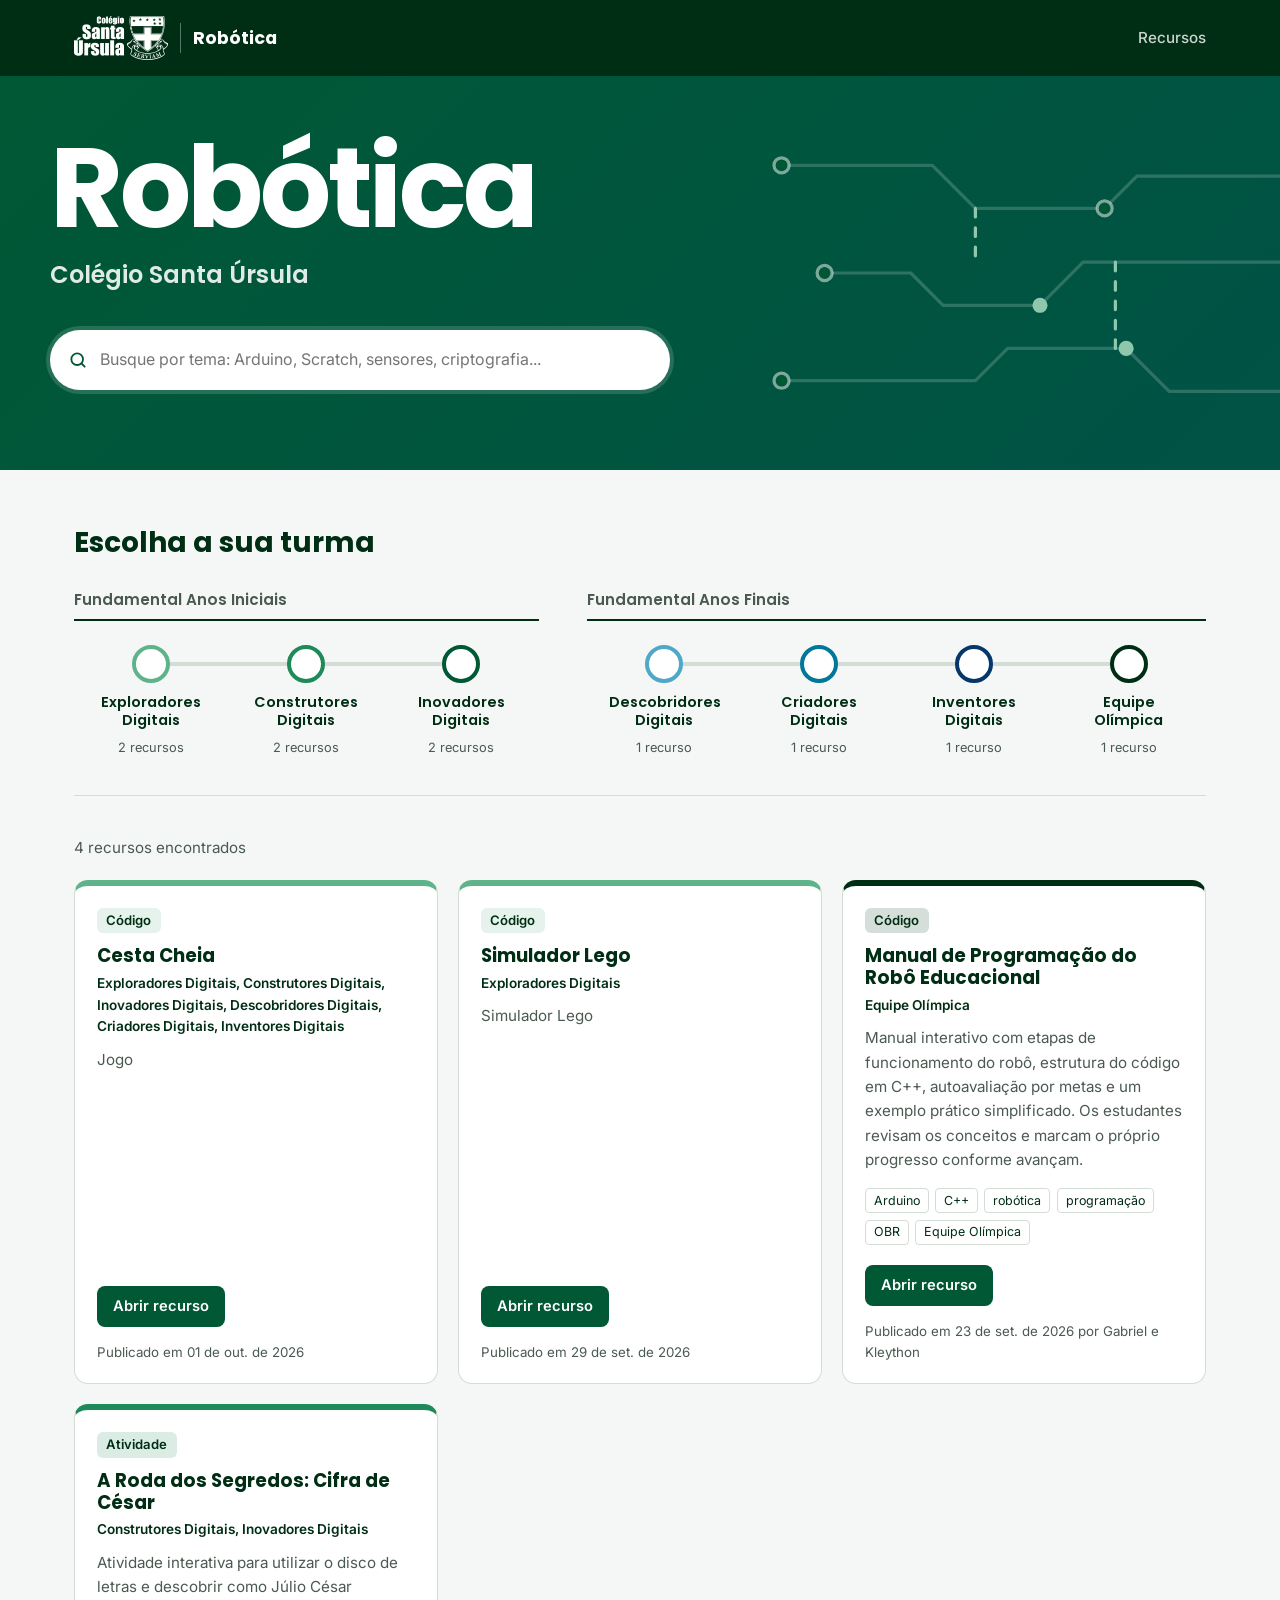
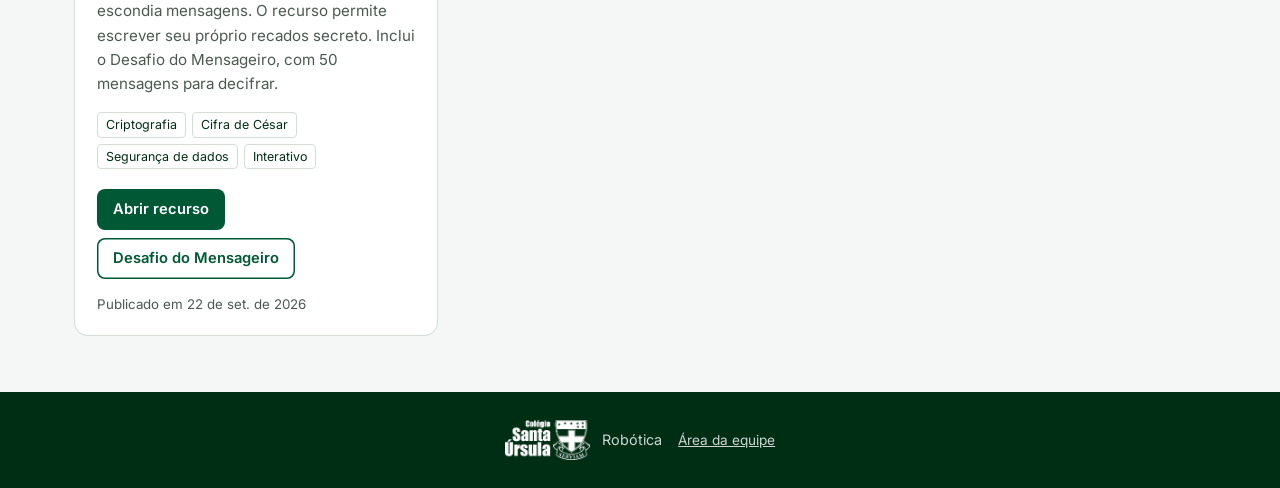
<file: index.html>
<!DOCTYPE html>
<html lang="pt-BR">
<head>
  <meta charset="UTF-8">
  <meta name="viewport" content="width=device-width, initial-scale=1">
  <title>Robótica | Colégio Santa Úrsula</title>
  <meta name="description" content="Recursos educacionais de Robótica do Colégio Santa Úrsula.">
  <link rel="icon" href="simbolo.svg" type="image/svg+xml">
  <link rel="preconnect" href="https://fonts.googleapis.com">
  <link rel="preconnect" href="https://fonts.gstatic.com" crossorigin>
  <link href="https://fonts.googleapis.com/css2?family=Inter:wght@400;500;600&family=JetBrains+Mono:wght@500&family=Poppins:wght@600;700&display=swap" rel="stylesheet">
  <link rel="stylesheet" href="estilo.css">
</head>
<body>

  <a class="pular" href="#recursos">Ir para os recursos</a>

  <header class="topo">
    <div class="topo__conteudo">
      <a class="marca" href="./" aria-label="Página inicial">
        <img class="marca__logo" src="logo-csu-branco.png" alt="Colégio Santa Úrsula" width="94" height="44">
        <span class="marca__divisor" aria-hidden="true"></span>
        <span class="marca__texto">Robótica</span>
      </a>
      <nav class="menu" aria-label="Principal">
        <a href="#recursos">Recursos</a>
      </nav>
    </div>
  </header>

  <main>
    <section class="abertura">
      <svg class="abertura__circuito" viewBox="0 0 520 320" aria-hidden="true">
        <g fill="none" stroke-linecap="round" stroke-linejoin="round" stroke-width="3">
          <path class="trilha" d="M20 60h140l40 40h120l30-30h150"/>
          <path class="trilha" d="M60 160h80l30 30h90l40-40h200"/>
          <path class="trilha" d="M20 260h180l30-30h110l40 40h120"/>
          <path class="trilha trilha--viva" d="M200 100v50M330 150v80"/>
        </g>
        <g>
          <circle class="no" cx="20" cy="60" r="7"/><circle class="no" cx="320" cy="100" r="7"/>
          <circle class="no" cx="60" cy="160" r="7"/><circle class="no no--claro" cx="260" cy="190" r="7"/>
          <circle class="no" cx="20" cy="260" r="7"/><circle class="no no--claro" cx="340" cy="230" r="7"/>
          <circle class="no no--branco" cx="500" cy="70" r="9"/>
          <circle class="no no--branco" cx="500" cy="150" r="9"/>
          <circle class="no no--branco" cx="500" cy="270" r="9"/>
        </g>
      </svg>

      <div class="abertura__texto">
        <h1>Robótica</h1>
        <p>Colégio Santa Úrsula</p>

        <label class="busca" for="busca">
          <span class="visualmente-oculto">Buscar recursos</span>
          <svg viewBox="0 0 24 24" aria-hidden="true"><circle cx="11" cy="11" r="7"/><path d="m20 20-3.5-3.5"/></svg>
          <input id="busca" type="search" placeholder="Busque por tema: Arduino, Scratch, sensores, criptografia..." autocomplete="off">
        </label>
      </div>
    </section>

    <section id="recursos" class="recursos" aria-labelledby="titulo-recursos">
      <div class="recursos__cabecalho">
        <h2 id="titulo-recursos">Escolha a sua turma</h2>
        <button type="button" class="ver-todas" id="ver-todas" hidden>Ver todas as turmas</button>
      </div>

      <div class="trilhas" id="filtro-turma"></div>

      <p class="contagem" id="contagem" aria-live="polite"></p>

      <div class="grade" id="grade"></div>

      <div class="vazio" id="vazio" hidden></div>
    </section>
  </main>

  <footer class="rodape">
    <img class="rodape__logo" src="logo-csu-branco.png" alt="Colégio Santa Úrsula" width="85" height="40">
    <p>Robótica <a class="rodape__equipe" href="admin.html">Área da equipe</a></p>
  </footer>

  <script src="recursos.js"></script>
  <script src="app.js"></script>
</body>
</html>
</file>
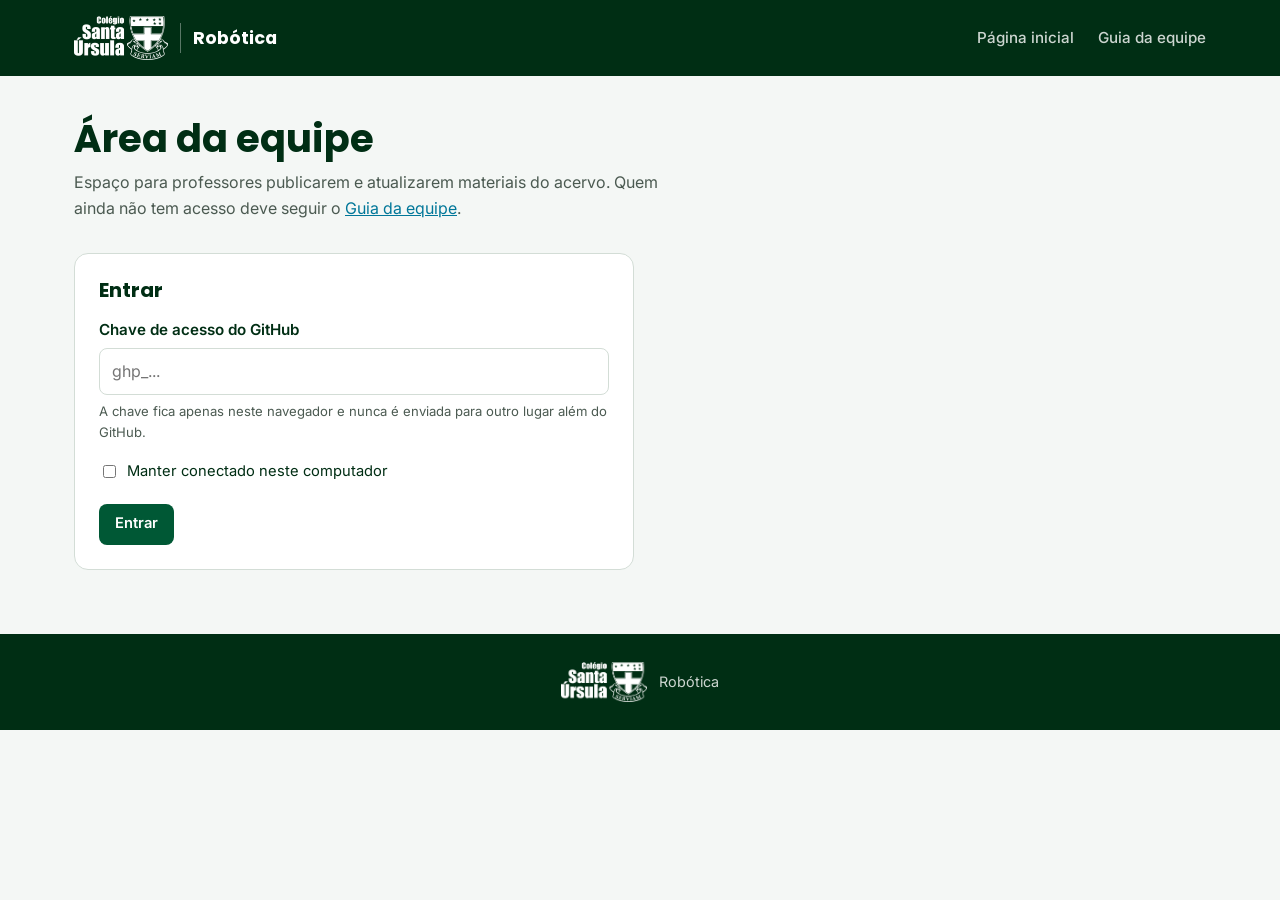
<file: admin.html>
<!DOCTYPE html>
<html lang="pt-BR">
<head>
  <meta charset="UTF-8">
  <meta name="viewport" content="width=device-width, initial-scale=1">
  <meta name="robots" content="noindex">
  <title>Área da equipe | Robótica</title>
  <link rel="icon" href="simbolo.svg" type="image/svg+xml">
  <link rel="preconnect" href="https://fonts.googleapis.com">
  <link rel="preconnect" href="https://fonts.gstatic.com" crossorigin>
  <link href="https://fonts.googleapis.com/css2?family=Inter:wght@400;500;600&family=JetBrains+Mono:wght@500&family=Poppins:wght@600;700&display=swap" rel="stylesheet">
  <link rel="stylesheet" href="estilo.css">
  <style>
    .painel { max-width: 1180px; margin: 0 auto; padding: 2.5rem 1.5rem 4rem; }
    .painel h1 { font-size: clamp(1.8rem, 4vw, 2.4rem); }
    .painel__intro { color: var(--texto-suave); max-width: 62ch; margin: .5rem 0 2rem; }

    .caixa {
      background: var(--superficie);
      border: 1px solid var(--linha);
      border-radius: var(--raio);
      padding: 1.5rem;
    }
    .caixa + .caixa { margin-top: 1.5rem; }
    .caixa h2 { font-size: 1.25rem; margin-bottom: 1rem; }

    .login { max-width: 560px; }
    .campo { display: flex; flex-direction: column; gap: .35rem; margin-bottom: 1.1rem; }
    .campo label, .campo legend { font-weight: 600; font-size: .95rem; }
    .campo small { color: var(--texto-suave); font-size: .82rem; }
    .campo input[type="text"], .campo input[type="url"], .campo input[type="password"],
    .campo textarea, .campo select {
      font: inherit; color: var(--texto);
      padding: .6rem .75rem;
      border: 1.5px solid var(--linha);
      border-radius: 8px;
      background: var(--branco);
      width: 100%;
    }
    .campo textarea { min-height: 96px; resize: vertical; }
    .campo input:focus, .campo textarea:focus, .campo select:focus { outline: 3px solid var(--azul); outline-offset: 1px; border-color: var(--verde-csu); }
    .obrigatorio { color: #B42318; }
    .lembrar { display: flex; align-items: center; gap: .5rem; font-size: .92rem; margin-bottom: 1.25rem; }

    .area { display: grid; grid-template-columns: minmax(0, 3fr) minmax(0, 2fr); gap: 1.5rem; align-items: start; }
    .usuario { display: flex; flex-wrap: wrap; align-items: center; justify-content: space-between; gap: .75rem; margin-bottom: 1.5rem; }
    .usuario p { margin: 0; color: var(--texto-suave); }

    fieldset { border: 0; padding: 0; margin: 0; }
    .grupo-turmas { display: grid; grid-template-columns: 1fr 1fr; gap: 1rem; }
    .grupo-turmas h3 { font-size: .85rem; color: var(--texto-suave); margin-bottom: .4rem; }
    .opcao { display: flex; align-items: center; gap: .5rem; font-size: .92rem; padding: .15rem 0; }
    .opcao .ponto { width: 12px; height: 12px; border-radius: 50%; background: var(--cor); flex-shrink: 0; }

    .bloco-arquivo { border: 1.5px dashed var(--linha); border-radius: 10px; padding: 1rem; margin-bottom: 1.1rem; }
    .bloco-arquivo h3 { font-size: 1rem; margin-bottom: .25rem; }
    .bloco-arquivo p { margin: 0 0 .75rem; font-size: .85rem; color: var(--texto-suave); }
    .alternativa { display: flex; gap: 1rem; margin-bottom: .75rem; font-size: .92rem; }
    .atual { font-size: .85rem; margin: 0 0 .5rem; }
    .atual code, .codigo-inline { font-family: var(--fonte-codigo); font-size: .8rem; background: var(--branco); padding: .1rem .35rem; border-radius: 4px; }

    .acoes-form { display: flex; flex-wrap: wrap; gap: .75rem; align-items: center; margin-top: .5rem; }
    .botao:disabled { opacity: .55; cursor: wait; }
    .botao--perigo { background: #B42318; }
    .botao--perigo:hover { background: #8E1B12; }

    .status { margin-top: 1rem; padding: .8rem 1rem; border-radius: 8px; font-size: .92rem; }
    .status--ok { background: #E7F6EC; color: #14532D; }
    .status--erro { background: #FDECEA; color: #7A1A12; }
    .status--info { background: #E6F2F6; color: var(--azul-escuro); }

    .lista-busca { margin-bottom: 1rem; }
    .lista { list-style: none; margin: 0; padding: 0; display: flex; flex-direction: column; gap: .6rem; max-height: 70vh; overflow-y: auto; }
    .item { border: 1px solid var(--linha); border-left: 5px solid var(--cor, var(--verde-csu)); border-radius: 8px; padding: .75rem .9rem; }
    .item h3 { font-size: .98rem; margin-bottom: .2rem; }
    .item p { margin: 0 0 .5rem; font-size: .82rem; color: var(--texto-suave); }
    .item__acoes { display: flex; gap: .5rem; }
    .item__acoes button { font: inherit; font-size: .85rem; font-weight: 600; background: none; border: 0; padding: .2rem 0; cursor: pointer; text-decoration: underline; text-underline-offset: 3px; }
    .item__acoes .editar { color: var(--verde-csu); }
    .item__acoes .excluir { color: #B42318; }

    .aviso-publico { background: #E6F2F6; border-left: 4px solid var(--azul); padding: .75rem 1rem; border-radius: 6px; font-size: .88rem; margin-bottom: 1.25rem; }

    @media (max-width: 860px) {
      .area { grid-template-columns: 1fr; }
      .grupo-turmas { grid-template-columns: 1fr; }
    }
  </style>
</head>
<body>

  <header class="topo">
    <div class="topo__conteudo">
      <a class="marca" href="index.html" aria-label="Página inicial">
        <img class="marca__logo" src="logo-csu-branco.png" alt="Colégio Santa Úrsula" width="94" height="44">
        <span class="marca__divisor" aria-hidden="true"></span>
        <span class="marca__texto">Robótica</span>
      </a>
      <nav class="menu" aria-label="Principal">
        <a href="index.html">Página inicial</a>
        <a href="guia-equipe.html">Guia da equipe</a>
      </nav>
    </div>
  </header>

  <main class="painel">
    <h1>Área da equipe</h1>
    <p class="painel__intro">Espaço para professores publicarem e atualizarem materiais do acervo. Quem ainda não tem acesso deve seguir o <a href="guia-equipe.html">Guia da equipe</a>.</p>

    <!-- ENTRADA -->
    <section class="caixa login" id="telaLogin">
      <h2>Entrar</h2>
      <div class="campo">
        <label for="token">Chave de acesso do GitHub</label>
        <input type="password" id="token" autocomplete="off" spellcheck="false" placeholder="ghp_...">
        <small>A chave fica apenas neste navegador e nunca é enviada para outro lugar além do GitHub.</small>
      </div>
      <label class="lembrar"><input type="checkbox" id="lembrar"> Manter conectado neste computador</label>
      <button type="button" class="botao" id="entrar">Entrar</button>
      <div id="statusLogin" aria-live="polite"></div>
    </section>

    <!-- PAINEL -->
    <section id="telaPainel" hidden>
      <div class="usuario">
        <p id="saudacao"></p>
        <button type="button" class="botao botao--secundario" id="sair">Sair</button>
      </div>

      <div class="area">
        <form class="caixa" id="form" novalidate>
          <h2 id="tituloForm">Novo recurso</h2>
          <div class="aviso-publico">Tudo o que for publicado aqui fica visível na internet. Não envie fotos, nomes ou dados de estudantes, nem materiais de terceiros sem autorização.</div>

          <div class="campo">
            <label for="fTitulo">Título <span class="obrigatorio">*</span></label>
            <input type="text" id="fTitulo" maxlength="90" required>
          </div>

          <div class="campo">
            <label for="fDescricao">Descrição <span class="obrigatorio">*</span></label>
            <textarea id="fDescricao" maxlength="320" required></textarea>
            <small>Uma ou duas frases: o que é e o que os estudantes fazem.</small>
          </div>

          <fieldset class="campo">
            <legend>Turmas <span class="obrigatorio">*</span></legend>
            <div class="grupo-turmas" id="fTurmas"></div>
          </fieldset>

          <div class="campo">
            <label for="fTipo">Tipo <span class="obrigatorio">*</span></label>
            <select id="fTipo" required></select>
          </div>

          <div class="campo">
            <label for="fDuracao">Duração</label>
            <input type="text" id="fDuracao" placeholder="Ex.: 2 aulas de 50 min">
          </div>

          <div class="campo">
            <label for="fEtiquetas">Palavras-chave</label>
            <input type="text" id="fEtiquetas" placeholder="Ex.: Arduino, sensores, condicionais">
            <small>Separe por vírgulas. Elas ajudam na busca do site.</small>
          </div>

          <div class="campo">
            <label for="fAutor">Professor(a) responsável</label>
            <input type="text" id="fAutor" placeholder="Ex.: Prof.ª Ana">
          </div>

          <div class="bloco-arquivo">
            <h3>Material principal <span class="obrigatorio">*</span></h3>
            <p>É o que abre no botão "Abrir recurso".</p>
            <p class="atual" id="atualPrincipal" hidden></p>
            <div class="alternativa">
              <label><input type="radio" name="origemPrincipal" value="arquivo" checked> Enviar arquivo</label>
              <label><input type="radio" name="origemPrincipal" value="link"> Usar link externo</label>
            </div>
            <input type="file" id="fArquivoPrincipal">
            <input type="url" id="fLinkPrincipal" placeholder="https://..." hidden class="campo-link">
          </div>

          <div class="bloco-arquivo">
            <h3>Segundo botão (opcional)</h3>
            <p>Para um complemento: gabarito, código, desafio extra.</p>
            <p class="atual" id="atualExtra" hidden></p>
            <div class="campo">
              <label for="fRotuloExtra">Texto do botão</label>
              <input type="text" id="fRotuloExtra" maxlength="30" placeholder="Ex.: Ver código">
            </div>
            <div class="alternativa">
              <label><input type="radio" name="origemExtra" value="arquivo" checked> Enviar arquivo</label>
              <label><input type="radio" name="origemExtra" value="link"> Usar link externo</label>
            </div>
            <input type="file" id="fArquivoExtra">
            <input type="url" id="fLinkExtra" placeholder="https://..." hidden>
          </div>

          <div class="bloco-arquivo">
            <h3>Arquivos de apoio (opcional)</h3>
            <p>Imagens ou páginas que o material principal usa. Ficam na mesma pasta, então os links entre eles continuam funcionando.</p>
            <input type="file" id="fApoio" multiple>
          </div>

          <div class="acoes-form">
            <button type="submit" class="botao" id="publicar">Publicar recurso</button>
            <button type="button" class="botao botao--secundario" id="cancelar" hidden>Cancelar edição</button>
          </div>
          <div id="statusForm" aria-live="polite"></div>
        </form>

        <aside class="caixa">
          <h2>Acervo publicado</h2>
          <div class="campo lista-busca">
            <label for="filtroLista" class="visualmente-oculto">Filtrar acervo</label>
            <input type="text" id="filtroLista" placeholder="Filtrar pelo título...">
          </div>
          <ul class="lista" id="lista"></ul>
        </aside>
      </div>
    </section>
  </main>

  <footer class="rodape">
    <img class="rodape__logo" src="logo-csu-branco.png" alt="Colégio Santa Úrsula" width="85" height="40">
    <p>Robótica</p>
  </footer>

<script>
(function () {
  "use strict";

  /* ---------- Configuração ---------- */
  var REPO = { dono: "professorgabrielferreira", nome: "roboticacsu", ramo: "main" };
  var ARQUIVO_DADOS = "recursos.js";
  var LIMITE_MB = 25;

  /* Mantenha igual à lista SEGMENTOS do app.js */
  var SEGMENTOS = [
    { nome: "Fundamental Anos Iniciais", turmas: [
      { id: "exploradores", nome: "Exploradores Digitais", cor: "#5FB38A" },
      { id: "construtores", nome: "Construtores Digitais", cor: "#1E8A5A" },
      { id: "inovadores",   nome: "Inovadores Digitais",   cor: "#005835" } ] },
    { nome: "Fundamental Anos Finais", turmas: [
      { id: "descobridores", nome: "Descobridores Digitais", cor: "#4FA8C7" },
      { id: "criadores",     nome: "Criadores Digitais",     cor: "#017799" },
      { id: "inventores",    nome: "Inventores Digitais",    cor: "#06376b" },
      { id: "olimpica",      nome: "Equipe Olímpica",        cor: "#002e14" } ] }
  ];
  var TIPOS = { plano: "Plano de aula", atividade: "Atividade", apostila: "Apostila", projeto: "Projeto",
    codigo: "Código", video: "Vídeo", rubrica: "Rubrica", apresentacao: "Apresentação" };
  var TURMAS = SEGMENTOS.reduce(function (a, s) { return a.concat(s.turmas); }, []);

  var $ = function (id) { return document.getElementById(id); };
  var token = null;
  var catalogo = [];
  var editando = null; /* chave do recurso em edição */

  /* ---------- Utilidades ---------- */
  function esc(t) {
    return String(t == null ? "" : t).replace(/[&<>"']/g, function (c) {
      return { "&": "&amp;", "<": "&lt;", ">": "&gt;", '"': "&quot;", "'": "&#39;" }[c];
    });
  }
  function slug(t) {
    return String(t).normalize("NFD").replace(/[\u0300-\u036f]/g, "").toLowerCase()
      .replace(/[^a-z0-9]+/g, "-").replace(/^-+|-+$/g, "").slice(0, 60) || "recurso";
  }
  function nomeSeguro(nome) {
    var partes = nome.split(".");
    var ext = partes.length > 1 ? "." + slug(partes.pop()) : "";
    return slug(partes.join(".")) + ext;
  }
  function hoje() {
    var d = new Date();
    return d.getFullYear() + "-" + String(d.getMonth() + 1).padStart(2, "0") + "-" + String(d.getDate()).padStart(2, "0");
  }
  function chaveDe(r) { return r.id || (r.titulo + "|" + r.data); }
  function textoParaBase64(texto) {
    var bytes = new TextEncoder().encode(texto), bin = "";
    for (var i = 0; i < bytes.length; i += 8192) bin += String.fromCharCode.apply(null, bytes.subarray(i, i + 8192));
    return btoa(bin);
  }
  function base64ParaTexto(b64) {
    var bin = atob(b64.replace(/\n/g, "")), bytes = new Uint8Array(bin.length);
    for (var i = 0; i < bin.length; i++) bytes[i] = bin.charCodeAt(i);
    return new TextDecoder().decode(bytes);
  }
  function arquivoParaBase64(arquivo) {
    return new Promise(function (ok, erro) {
      var leitor = new FileReader();
      leitor.onload = function () { ok(String(leitor.result).split(",")[1] || ""); };
      leitor.onerror = function () { erro(new Error("Não foi possível ler o arquivo " + arquivo.name + ".")); };
      leitor.readAsDataURL(arquivo);
    });
  }
  function status(alvo, tipo, msg) {
    $(alvo).innerHTML = msg ? '<div class="status status--' + tipo + '">' + msg + "</div>" : "";
  }

  /* ---------- API do GitHub ---------- */
  function api(caminho, opcoes) {
    opcoes = opcoes || {};
    return fetch("https://api.github.com" + caminho, {
      method: opcoes.method || "GET",
      headers: {
        "Authorization": "Bearer " + token,
        "Accept": "application/vnd.github+json",
        "X-GitHub-Api-Version": "2022-11-28",
        "Content-Type": "application/json"
      },
      body: opcoes.body ? JSON.stringify(opcoes.body) : undefined,
      cache: "no-store"
    }).then(function (r) {
      return r.json().catch(function () { return {}; }).then(function (dados) {
        if (!r.ok) {
          var e = new Error(dados.message || ("Erro " + r.status));
          e.status = r.status;
          throw e;
        }
        return dados;
      });
    });
  }
  var base = "/repos/" + REPO.dono + "/" + REPO.nome;

  /* Lê o catálogo direto do repositório (sempre a versão mais recente) */
  function lerCatalogo(refCommit) {
    return api(base + "/contents/" + ARQUIVO_DADOS + "?ref=" + (refCommit || REPO.ramo)).then(function (d) {
      var fonte = base64ParaTexto(d.content);
      var inicio = fonte.indexOf("const RECURSOS");
      var cabecalho = inicio > -1 ? fonte.slice(0, inicio) : "";
      var lista = new Function(fonte + "\n;return RECURSOS;")();
      return { cabecalho: cabecalho, lista: Array.isArray(lista) ? lista : [] };
    });
  }
  function montarCatalogo(cabecalho, lista) {
    return cabecalho + "const RECURSOS = " + JSON.stringify(lista, null, 2) + ";\n";
  }

  /*
    Publica todos os arquivos e o catálogo atualizado em UM único commit.
    alterarLista recebe a lista mais recente do repositório, para não
    sobrescrever o que outro professor publicou ao mesmo tempo.
  */
  function publicar(arquivos, alterarLista, mensagem, tentativa) {
    tentativa = tentativa || 1;
    var commitAtual, arvoreBase;
    return api(base + "/git/ref/heads/" + REPO.ramo)
      .then(function (ref) { commitAtual = ref.object.sha; return api(base + "/git/commits/" + commitAtual); })
      .then(function (c) { arvoreBase = c.tree.sha; return lerCatalogo(commitAtual); })
      .then(function (cat) {
        var novaLista = alterarLista(cat.lista.slice());
        var todos = arquivos.concat([{ caminho: ARQUIVO_DADOS, base64: textoParaBase64(montarCatalogo(cat.cabecalho, novaLista)) }]);
        return Promise.all(todos.map(function (a) {
          return api(base + "/git/blobs", { method: "POST", body: { content: a.base64, encoding: "base64" } })
            .then(function (b) { return { path: a.caminho, mode: "100644", type: "blob", sha: b.sha }; });
        })).then(function (itens) {
          return api(base + "/git/trees", { method: "POST", body: { base_tree: arvoreBase, tree: itens } });
        }).then(function (arvore) {
          return api(base + "/git/commits", { method: "POST", body: { message: mensagem, tree: arvore.sha, parents: [commitAtual] } });
        }).then(function (novo) {
          return api(base + "/git/refs/heads/" + REPO.ramo, { method: "PATCH", body: { sha: novo.sha } });
        }).then(function () { return novaLista; });
      })
      .catch(function (e) {
        /* Outra pessoa publicou no mesmo instante: tenta de novo com a versão atualizada */
        if (e.status === 422 && tentativa < 3) return publicar(arquivos, alterarLista, mensagem, tentativa + 1);
        throw e;
      });
  }

  /* ---------- Entrada ---------- */
  function entrar(chave) {
    token = chave.trim();
    status("statusLogin", "info", "Verificando acesso...");
    var usuario;
    return api("/user")
      .then(function (u) { usuario = u; return api(base); })
      .then(function (repo) {
        if (!repo.permissions || !repo.permissions.push) {
          throw new Error("Sua conta ainda não tem permissão para publicar neste acervo. Peça ao administrador para adicioná-la como colaboradora e aceite o convite enviado por e-mail.");
        }
        var guardar = $("lembrar").checked ? localStorage : sessionStorage;
        try { guardar.setItem("roboticacsu:token", token); } catch (e) {}
        $("saudacao").innerHTML = "Conectado como <strong>" + esc(usuario.name || usuario.login) + "</strong>";
        if (!$("fAutor").value && usuario.name) $("fAutor").dataset.padrao = usuario.name;
        $("telaLogin").hidden = true;
        $("telaPainel").hidden = false;
        status("statusLogin", "", "");
        return recarregar();
      })
      .catch(function (e) {
        token = null;
        var msg = e.status === 401
          ? "Chave inválida ou expirada. Gere uma nova chave seguindo o Guia da equipe."
          : e.status === 404
            ? "Acervo não encontrado para esta chave. Confira se a chave tem a permissão public_repo marcada."
            : esc(e.message);
        status("statusLogin", "erro", msg);
      });
  }

  function sair() {
    try { localStorage.removeItem("roboticacsu:token"); sessionStorage.removeItem("roboticacsu:token"); } catch (e) {}
    location.reload();
  }

  /* ---------- Acervo ---------- */
  function recarregar() {
    return lerCatalogo().then(function (cat) { catalogo = cat.lista; desenharLista(); });
  }

  function desenharLista() {
    var valorFiltro = $("filtroLista").value.trim();
    var filtro = valorFiltro ? slug(valorFiltro) : "";
    var itens = catalogo.filter(function (r) { return !filtro || slug(r.titulo).indexOf(filtro) > -1; });
    if (!itens.length) {
      $("lista").innerHTML = '<li class="item"><p>' + (catalogo.length ? "Nenhum recurso com esse título." : "O acervo ainda está vazio. Publique o primeiro recurso pelo formulário.") + "</p></li>";
      return;
    }
    $("lista").innerHTML = itens.map(function (r) {
      var turmas = [].concat(r.turma || []).map(function (id) {
        var t = TURMAS.find(function (x) { return x.id === id; }); return t ? t.nome : id;
      });
      var cor = (TURMAS.find(function (x) { return x.id === [].concat(r.turma || [])[0]; }) || {}).cor;
      return '<li class="item" style="--cor:' + (cor || "#4FA8C7") + '">' +
        "<h3>" + esc(r.titulo) + "</h3>" +
        "<p>" + esc(TIPOS[r.tipo] || r.tipo) + " | " + esc(turmas.join(", ")) + "</p>" +
        '<div class="item__acoes">' +
          '<button type="button" class="editar" data-chave="' + esc(chaveDe(r)) + '">Editar</button>' +
          '<button type="button" class="excluir" data-chave="' + esc(chaveDe(r)) + '">Excluir</button>' +
        "</div></li>";
    }).join("");
  }

  /* ---------- Formulário ---------- */
  function montarCampos() {
    $("fTurmas").innerHTML = SEGMENTOS.map(function (s) {
      return "<div><h3>" + s.nome + "</h3>" + s.turmas.map(function (t) {
        return '<label class="opcao" style="--cor:' + t.cor + '"><input type="checkbox" name="turma" value="' + t.id + '"><span class="ponto" aria-hidden="true"></span>' + t.nome + "</label>";
      }).join("") + "</div>";
    }).join("");
    $("fTipo").innerHTML = '<option value="">Selecione</option>' + Object.keys(TIPOS).map(function (k) {
      return '<option value="' + k + '">' + TIPOS[k] + "</option>";
    }).join("");

    ["Principal", "Extra"].forEach(function (qual) {
      document.querySelectorAll('input[name="origem' + qual + '"]').forEach(function (radio) {
        radio.addEventListener("change", function () { alternarOrigem(qual); });
      });
    });
  }

  function origem(qual) { return document.querySelector('input[name="origem' + qual + '"]:checked').value; }
  function alternarOrigem(qual) {
    var link = origem(qual) === "link";
    $("fArquivo" + qual).hidden = link;
    $("fLink" + qual).hidden = !link;
  }
  function definirOrigem(qual, valor) {
    document.querySelector('input[name="origem' + qual + '"][value="' + valor + '"]').checked = true;
    alternarOrigem(qual);
  }

  function limparFormulario() {
    editando = null;
    $("form").reset();
    $("fAutor").value = $("fAutor").dataset.padrao || "";
    $("tituloForm").textContent = "Novo recurso";
    $("publicar").textContent = "Publicar recurso";
    $("cancelar").hidden = true;
    $("atualPrincipal").hidden = true;
    $("atualExtra").hidden = true;
    definirOrigem("Principal", "arquivo");
    definirOrigem("Extra", "arquivo");
  }

  function editar(chave) {
    var r = catalogo.find(function (x) { return chaveDe(x) === chave; });
    if (!r) return;
    limparFormulario();
    editando = chave;
    $("tituloForm").textContent = "Editar recurso";
    $("publicar").textContent = "Salvar alterações";
    $("cancelar").hidden = false;
    $("fTitulo").value = r.titulo || "";
    $("fDescricao").value = r.descricao || "";
    $("fTipo").value = r.tipo || "";
    $("fDuracao").value = r.duracao || "";
    $("fEtiquetas").value = (r.etiquetas || []).join(", ");
    $("fAutor").value = r.autor || "";
    var turmas = [].concat(r.turma || []);
    document.querySelectorAll('input[name="turma"]').forEach(function (c) { c.checked = turmas.indexOf(c.value) > -1; });

    $("atualPrincipal").hidden = false;
    $("atualPrincipal").innerHTML = "Atual: <code>" + esc(r.link) + "</code>. Envie um arquivo só se quiser substituir.";
    if (/^https?:/.test(r.link)) { definirOrigem("Principal", "link"); $("fLinkPrincipal").value = r.link; }

    if (r.extra) {
      $("fRotuloExtra").value = r.extra.rotulo || "";
      $("atualExtra").hidden = false;
      $("atualExtra").innerHTML = "Atual: <code>" + esc(r.extra.link) + "</code>. Apague o texto do botão para removê-lo.";
      if (/^https?:/.test(r.extra.link)) { definirOrigem("Extra", "link"); $("fLinkExtra").value = r.extra.link; }
    }
    $("form").scrollIntoView({ behavior: "smooth", block: "start" });
  }

  function excluir(chave) {
    var r = catalogo.find(function (x) { return chaveDe(x) === chave; });
    if (!r || !confirm('Retirar "' + r.titulo + '" do acervo? Os arquivos continuam guardados no repositório.')) return;
    status("statusForm", "info", "Retirando recurso do acervo...");
    publicar([], function (lista) {
      return lista.filter(function (x) { return chaveDe(x) !== chave; });
    }, "Remove recurso: " + r.titulo).then(function (lista) {
      catalogo = lista; desenharLista();
      if (editando === chave) limparFormulario();
      status("statusForm", "ok", "Recurso retirado. O site será atualizado em 1 a 2 minutos.");
    }).catch(function (e) { status("statusForm", "erro", "Não foi possível excluir: " + esc(e.message)); });
  }

  function validar() {
    var erros = [];
    if (!$("fTitulo").value.trim()) erros.push("o título");
    if (!$("fDescricao").value.trim()) erros.push("a descrição");
    if (!document.querySelector('input[name="turma"]:checked')) erros.push("ao menos uma turma");
    if (!$("fTipo").value) erros.push("o tipo");
    var temPrincipal = origem("Principal") === "link" ? /^https?:\/\/.+/.test($("fLinkPrincipal").value.trim())
      : ($("fArquivoPrincipal").files.length > 0 || (editando && !/^https?:/.test(catalogo.find(function (x) { return chaveDe(x) === editando; }).link)));
    if (!temPrincipal) erros.push(origem("Principal") === "link" ? "um link válido, começando com https://" : "o arquivo do material principal");
    if ($("fRotuloExtra").value.trim()) {
      var temExtra = origem("Extra") === "link" ? /^https?:\/\/.+/.test($("fLinkExtra").value.trim())
        : ($("fArquivoExtra").files.length > 0 || !$("atualExtra").hidden);
      if (!temExtra) erros.push("o arquivo ou link do segundo botão");
    }
    var todos = [].concat(Array.from($("fArquivoPrincipal").files), Array.from($("fArquivoExtra").files), Array.from($("fApoio").files));
    var grande = todos.find(function (a) { return a.size > LIMITE_MB * 1024 * 1024; });
    if (grande) erros.push("um arquivo menor que " + LIMITE_MB + " MB (" + esc(grande.name) + " é maior). Para vídeos, use um link do YouTube ou do Drive");
    return erros;
  }

  $("form").addEventListener("submit", function (ev) {
    ev.preventDefault();
    var erros = validar();
    if (erros.length) { status("statusForm", "erro", "Falta preencher: " + erros.join("; ") + "."); return; }

    var anterior = editando ? catalogo.find(function (x) { return chaveDe(x) === editando; }) : null;
    var titulo = $("fTitulo").value.trim();
    var id = anterior ? (anterior.id || slug(anterior.titulo) + "-" + anterior.data) : slug(titulo) + "-" + hoje();
    var pasta = "arquivos/" + id + "/";
    var envios = [];

    function enfileirar(arquivo) {
      var caminho = pasta + nomeSeguro(arquivo.name);
      envios.push(arquivoParaBase64(arquivo).then(function (b64) { return { caminho: caminho, base64: b64 }; }));
      return caminho;
    }

    var recurso = {
      id: id,
      titulo: titulo,
      descricao: $("fDescricao").value.trim(),
      turma: Array.from(document.querySelectorAll('input[name="turma"]:checked')).map(function (c) { return c.value; }),
      tipo: $("fTipo").value,
      data: anterior ? anterior.data : hoje()
    };
    if (recurso.turma.length === 1) recurso.turma = recurso.turma[0];

    recurso.link = origem("Principal") === "link" ? $("fLinkPrincipal").value.trim()
      : ($("fArquivoPrincipal").files[0] ? enfileirar($("fArquivoPrincipal").files[0]) : anterior.link);

    var rotulo = $("fRotuloExtra").value.trim();
    if (rotulo) {
      var linkExtra = origem("Extra") === "link" ? $("fLinkExtra").value.trim()
        : ($("fArquivoExtra").files[0] ? enfileirar($("fArquivoExtra").files[0]) : anterior && anterior.extra && anterior.extra.link);
      recurso.extra = { rotulo: rotulo, link: linkExtra };
    }
    Array.from($("fApoio").files).forEach(enfileirar);

    if ($("fDuracao").value.trim()) recurso.duracao = $("fDuracao").value.trim();
    var etiquetas = $("fEtiquetas").value.split(",").map(function (e) { return e.trim(); }).filter(Boolean);
    if (etiquetas.length) recurso.etiquetas = etiquetas;
    if ($("fAutor").value.trim()) recurso.autor = $("fAutor").value.trim();
    if (anterior && anterior.bncc) recurso.bncc = anterior.bncc;

    var chaveAnterior = editando;
    $("publicar").disabled = true;
    status("statusForm", "info", "Enviando arquivos e publicando. Não feche esta página.");

    Promise.all(envios).then(function (arquivos) {
      return publicar(arquivos, function (lista) {
        if (chaveAnterior) {
          var i = lista.findIndex(function (x) { return chaveDe(x) === chaveAnterior; });
          if (i > -1) { lista[i] = recurso; return lista; }
        }
        return [recurso].concat(lista);
      }, (chaveAnterior ? "Atualiza recurso: " : "Adiciona recurso: ") + titulo);
    }).then(function (lista) {
      catalogo = lista;
      desenharLista();
      limparFormulario();
      status("statusForm", "ok", "Publicado. O site será atualizado em 1 a 2 minutos. <a href=\"index.html\">Ver página inicial</a>");
    }).catch(function (e) {
      status("statusForm", "erro", "Não foi possível publicar: " + esc(e.message) + ". Nada foi alterado no site; tente novamente.");
    }).then(function () { $("publicar").disabled = false; });
  });

  /* ---------- Eventos ---------- */
  $("entrar").addEventListener("click", function () {
    if (!$("token").value.trim()) { status("statusLogin", "erro", "Cole a sua chave de acesso."); return; }
    entrar($("token").value);
  });
  $("token").addEventListener("keydown", function (e) { if (e.key === "Enter") $("entrar").click(); });
  $("sair").addEventListener("click", sair);
  $("cancelar").addEventListener("click", function () { limparFormulario(); status("statusForm", "", ""); });
  $("filtroLista").addEventListener("input", desenharLista);
  $("lista").addEventListener("click", function (e) {
    var b = e.target.closest("button[data-chave]");
    if (!b) return;
    if (b.classList.contains("editar")) editar(b.dataset.chave); else excluir(b.dataset.chave);
  });

  montarCampos();
  var salva = null;
  try { salva = localStorage.getItem("roboticacsu:token") || sessionStorage.getItem("roboticacsu:token"); } catch (e) {}
  if (salva) { $("lembrar").checked = !!localStorage.getItem("roboticacsu:token"); entrar(salva); }
})();
</script>
</body>
</html>
</file>
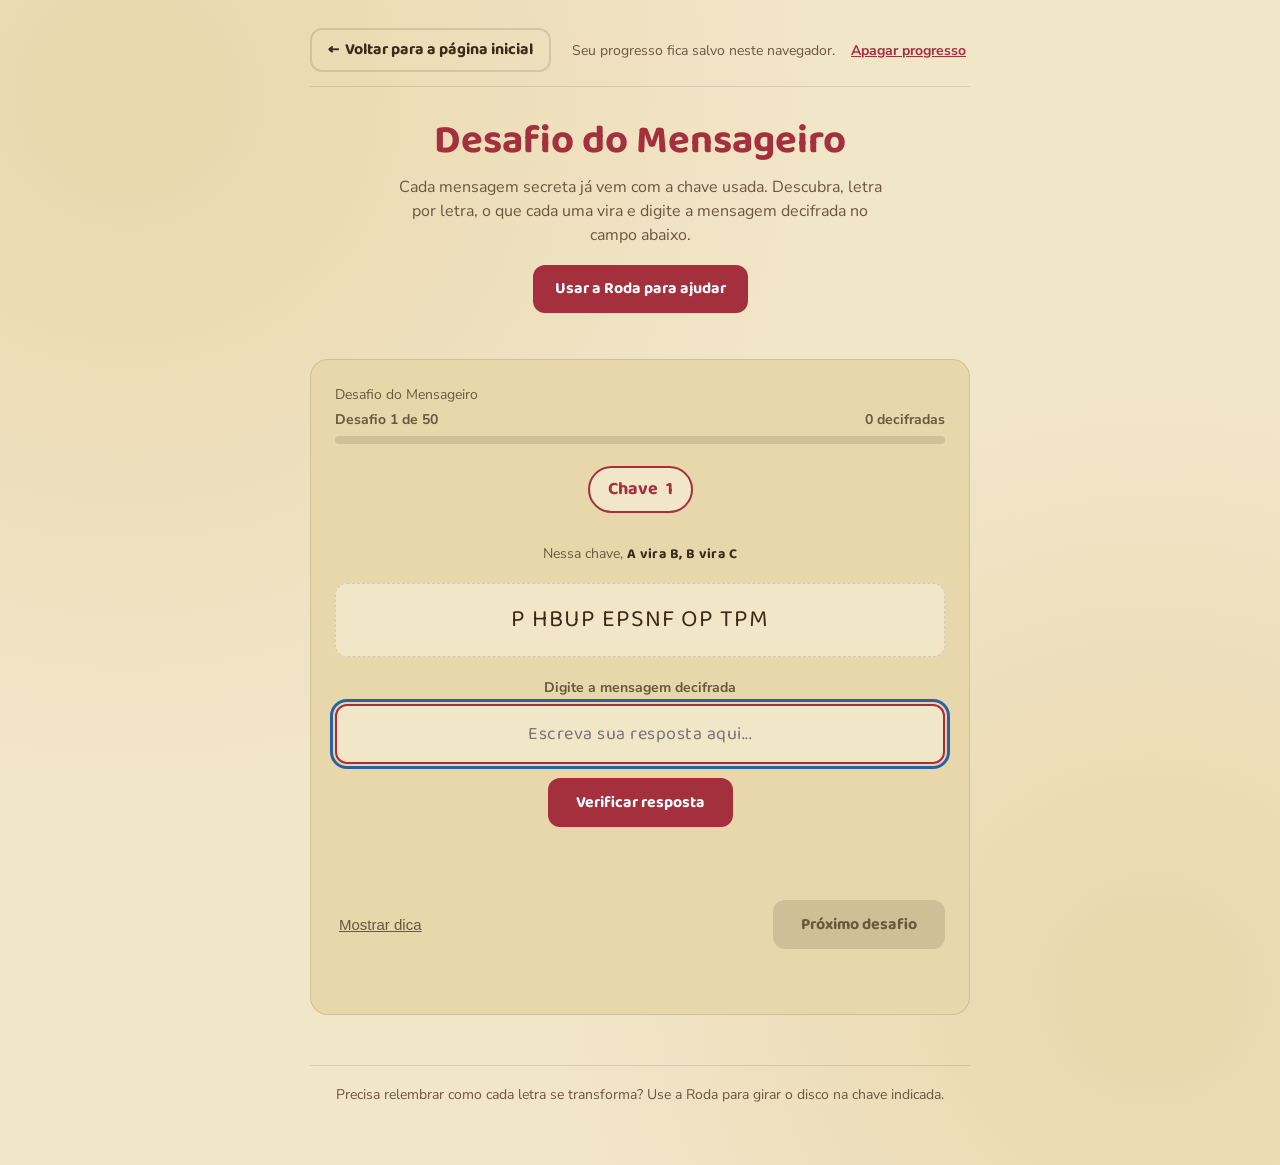
<file: cifra-desafio.html>
<!DOCTYPE html>
<html lang="pt-BR">
<head>
<meta charset="UTF-8">
<meta name="viewport" content="width=device-width, initial-scale=1, viewport-fit=cover">
<title>Desafio do Mensageiro: Cifra de César</title>
<link rel="preconnect" href="https://fonts.googleapis.com">
<link rel="preconnect" href="https://fonts.gstatic.com" crossorigin>
<link href="https://fonts.googleapis.com/css2?family=Baloo+2:wght@500;600;700;800&family=Nunito+Sans:wght@400;600;700;800&display=swap" rel="stylesheet">
<style>
  :root {
    --parchment: #f2e6c9;
    --parchment-2: #e9d7ac;
    --ink: #3a2a17;
    --ink-soft: #6b573c;
    --seal: #a4303e;
    --seal-dark: #7d2230;
    --gold: #c1902b;
    --gold-light: #e8c15c;
    --moss: #5c7a52;
    --moss-dark: #3f5936;
    --paper-line: rgba(58, 42, 23, 0.14);
    --focus: #2b5fa8;
    color-scheme: light;
  }

  :root:not([data-theme="light"]) {
    @media (prefers-color-scheme: dark) {
      --parchment: #241a10;
      --parchment-2: #2e2214;
      --ink: #f1e2bd;
      --ink-soft: #cbb98f;
      --seal: #e0596a;
      --seal-dark: #c1465a;
      --gold: #e8c15c;
      --gold-light: #f3d685;
      --moss: #8bb27c;
      --moss-dark: #6c9660;
      --paper-line: rgba(241, 226, 189, 0.16);
      --focus: #8fbaf0;
      color-scheme: dark;
    }
  }

  :root[data-theme="dark"] {
    --parchment: #241a10;
    --parchment-2: #2e2214;
    --ink: #f1e2bd;
    --ink-soft: #cbb98f;
    --seal: #e0596a;
    --seal-dark: #c1465a;
    --gold: #e8c15c;
    --gold-light: #f3d685;
    --moss: #8bb27c;
    --moss-dark: #6c9660;
    --paper-line: rgba(241, 226, 189, 0.16);
    --focus: #8fbaf0;
    color-scheme: dark;
  }

  * { box-sizing: border-box; }

  html, body { margin: 0; padding: 0; background: var(--parchment); color: var(--ink); }
  html { scroll-padding-top: env(safe-area-inset-top, 0px); }

  body {
    font-family: "Nunito Sans", system-ui, sans-serif;
    padding-top: env(safe-area-inset-top, 0px);
    padding-bottom: env(safe-area-inset-bottom, 0px);
    line-height: 1.5;
    background-image:
      radial-gradient(circle at 10% 8%, var(--parchment-2) 0%, transparent 45%),
      radial-gradient(circle at 90% 85%, var(--parchment-2) 0%, transparent 40%);
  }

  h1, h2, h3, .display { font-family: "Baloo 2", system-ui, sans-serif; font-weight: 700; margin: 0; color: var(--ink); }

  .wrap { max-width: 700px; margin: 0 auto; padding: 28px 20px 60px; }

  header.hero-top { text-align: center; padding: 10px 0 6px; }
  header.hero-top h1 { font-size: clamp(28px, 6vw, 40px); line-height: 1.1; color: var(--seal); }
  header.hero-top p { max-width: 50ch; margin: 12px auto 0; color: var(--ink-soft); font-size: 16px; }

  .nav-link-top { display: flex; justify-content: center; margin-top: 18px; }
  .nav-link {
    display: inline-flex; align-items: center; gap: 8px; background: var(--seal); color: #fff;
    text-decoration: none; padding: 12px 22px; border-radius: 12px;
    font-family: "Baloo 2", sans-serif; font-weight: 700; font-size: 16px;
  }

  section { margin-top: 40px; }

  .panel { background: var(--parchment-2); border: 1px solid var(--paper-line); border-radius: 18px; padding: 24px; }
  .kicker { display: block; font-size: 14px; color: var(--ink-soft); margin-bottom: 4px; }

  .progress-row {
    display: flex;
    align-items: center;
    justify-content: space-between;
    gap: 12px;
    margin-bottom: 6px;
    font-size: 14px;
    color: var(--ink-soft);
    font-weight: 700;
  }

  .progress-bar {
    height: 8px;
    border-radius: 999px;
    background: var(--paper-line);
    overflow: hidden;
    margin-bottom: 22px;
  }

  .progress-fill {
    height: 100%;
    background: var(--moss);
    border-radius: 999px;
    transition: width 0.35s ease;
    width: 0%;
  }

  .key-tag {
    display: inline-flex;
    align-items: center;
    gap: 8px;
    background: var(--parchment);
    border: 2px solid var(--seal);
    color: var(--seal);
    font-family: "Baloo 2", sans-serif;
    font-weight: 700;
    font-size: 18px;
    padding: 8px 18px;
    border-radius: 999px;
    margin: 0 auto 16px;
  }

  .key-tag-wrap { display: flex; justify-content: center; }

  .key-example {
    text-align: center;
    font-size: 14px;
    color: var(--ink-soft);
    margin-bottom: 18px;
  }
  .key-example strong { color: var(--ink); font-family: "Baloo 2", sans-serif; letter-spacing: 0.5px; }

  .cipher-display {
    font-family: "Baloo 2", sans-serif;
    font-size: clamp(19px, 4.4vw, 24px);
    letter-spacing: 1px;
    text-align: center;
    color: var(--ink);
    background: var(--parchment);
    border: 1px dashed var(--paper-line);
    border-radius: 12px;
    padding: 18px 14px;
    margin-bottom: 20px;
  }

  label.field-label { display: block; font-size: 14px; font-weight: 700; color: var(--ink-soft); margin-bottom: 6px; text-align: center; }

  .answer-input {
    width: 100%;
    border-radius: 12px;
    border: 2px solid var(--paper-line);
    background: var(--parchment);
    color: var(--ink);
    font-family: "Baloo 2", sans-serif;
    font-size: 18px;
    letter-spacing: 0.5px;
    padding: 14px 16px;
    text-align: center;
  }

  .answer-input:focus { border-color: var(--seal); }

  .check-row {
    display: flex;
    justify-content: center;
    margin-top: 14px;
  }

  .primary-btn {
    background: var(--seal); color: #fff; border: none; border-radius: 12px; padding: 12px 28px;
    font-family: "Baloo 2", sans-serif; font-weight: 700; font-size: 16px; cursor: pointer;
  }

  .primary-btn.next { background: var(--moss); }
  .primary-btn:disabled { background: var(--paper-line); color: var(--ink-soft); cursor: not-allowed; }

  .feedback-message {
    text-align: center;
    margin-top: 14px;
    font-weight: 700;
    min-height: 1.3em;
  }
  .feedback-message.correct { color: var(--moss-dark); }
  .feedback-message.wrong { color: var(--seal-dark); }

  .word-feedback {
    display: flex;
    flex-wrap: wrap;
    justify-content: center;
    gap: 6px;
    margin-top: 10px;
  }

  .word-chip {
    font-family: "Baloo 2", sans-serif;
    font-size: 14px;
    font-weight: 700;
    padding: 4px 10px;
    border-radius: 8px;
    background: var(--parchment);
    border: 2px solid var(--paper-line);
    color: var(--ink-soft);
  }

  .word-chip.correct { border-color: var(--moss); color: var(--moss-dark); background: rgba(92, 122, 82, 0.12); }
  .word-chip.wrong { border-color: var(--seal); color: var(--seal-dark); background: rgba(164, 48, 62, 0.08); }

  .challenge-actions {
    display: flex;
    justify-content: space-between;
    align-items: center;
    gap: 10px;
    margin-top: 22px;
    flex-wrap: wrap;
  }

  .link-btn {
    background: none; border: none; color: var(--ink-soft); text-decoration: underline;
    font-size: 15px; cursor: pointer; padding: 6px 4px;
  }

  .hint-box { margin-top: 10px; font-size: 14px; color: var(--ink-soft); text-align: center; min-height: 1.2em; }

  .success-banner {
    margin-top: 16px; background: var(--moss); color: #fff; border-radius: 12px; padding: 12px 16px;
    text-align: center; font-weight: 700; display: none;
  }
  .success-banner.show { display: block; }

  footer { margin-top: 50px; text-align: center; color: var(--ink-soft); font-size: 14px; padding-top: 18px; border-top: 1px solid var(--paper-line); }

  button:focus-visible, input:focus-visible, a:focus-visible { outline: 3px solid var(--focus); outline-offset: 2px; }

  @media (max-width: 480px) { .panel { padding: 18px; border-radius: 14px; } section { margin-top: 32px; } }

  /* Barra de navegação do site Robótica */
  .barra-site {
    display: flex; flex-wrap: wrap; align-items: center; justify-content: space-between;
    gap: 10px 16px; margin-bottom: 22px; padding-bottom: 14px;
    border-bottom: 1px solid var(--paper-line);
  }
  .voltar-inicio {
    display: inline-flex; align-items: center; gap: 6px;
    color: var(--ink); text-decoration: none;
    font-family: "Baloo 2", sans-serif; font-weight: 700; font-size: 16px;
    padding: 8px 16px; border-radius: 12px; border: 2px solid var(--paper-line);
  }
  .voltar-inicio:hover { border-color: var(--ink-soft); }
  .progresso-salvo { display: flex; align-items: center; gap: 12px; font-size: 14px; color: var(--ink-soft); }
  .apagar-progresso {
    background: none; border: none; color: var(--seal); text-decoration: underline;
    font: inherit; font-weight: 700; cursor: pointer; padding: 6px 4px; white-space: nowrap;
  }
</style>
</head>
<body>
<div class="wrap">

  <nav class="barra-site" aria-label="Navegação do site">
    <a class="voltar-inicio" href="index.html"><span aria-hidden="true">&#8592;</span> Voltar para a página inicial</a>
    <div class="progresso-salvo">
      <span id="avisoSalvo">Seu progresso fica salvo neste navegador.</span>
      <button class="apagar-progresso" id="apagarProgresso" type="button">Apagar progresso</button>
    </div>
  </nav>

  <header class="hero-top">
    <h1>Desafio do Mensageiro</h1>
    <p>Cada mensagem secreta já vem com a chave usada. Descubra, letra por letra, o que cada uma vira e digite a mensagem decifrada no campo abaixo.</p>
    <div class="nav-link-top">
      <a class="nav-link" href="cifra-roda.html">Usar a Roda para ajudar</a>
    </div>
  </header>

  <section id="desafio">
    <div class="panel">
      <span class="kicker">Desafio do Mensageiro</span>

      <div class="progress-row">
        <span id="progressLabel">Desafio 1 de 50</span>
        <span id="solvedLabel">0 decifradas</span>
      </div>
      <div class="progress-bar"><div class="progress-fill" id="progressFill"></div></div>

      <div class="key-tag-wrap">
        <span class="key-tag">Chave <span id="keyValue">1</span></span>
      </div>
      <p class="key-example">Nessa chave, <strong id="keyExample">A vira B</strong></p>

      <div class="cipher-display" id="cipherDisplay"></div>

      <label class="field-label" for="answerInput">Digite a mensagem decifrada</label>
      <input class="answer-input" id="answerInput" type="text" autocomplete="off" autocapitalize="characters" placeholder="Escreva sua resposta aqui...">

      <div class="check-row">
        <button class="primary-btn" id="checkBtn" type="button">Verificar resposta</button>
      </div>

      <p class="feedback-message" id="feedbackMessage" aria-live="polite"></p>
      <div class="word-feedback" id="wordFeedback"></div>

      <div class="success-banner" id="successBanner"></div>

      <div class="challenge-actions">
        <button class="link-btn" id="hintBtn" type="button">Mostrar dica</button>
        <button class="primary-btn next" id="nextBtn" type="button" disabled>Próximo desafio</button>
      </div>
      <p class="hint-box" id="hintBox"></p>
    </div>
  </section>

  <footer>
    Precisa relembrar como cada letra se transforma? Use a Roda para girar o disco na chave indicada.
  </footer>

</div>

<script>
(function () {
  "use strict";

  /* ---------- Progresso salvo no navegador (localStorage) ---------- */
  var CHAVES = { roda: "roboticacsu:cifra-roda", desafio: "roboticacsu:cifra-desafio" };
  function lerSalvo(chave) {
    try { return JSON.parse(localStorage.getItem(chave)); } catch (e) { return null; }
  }
  function gravar(chave, dados) {
    try { localStorage.setItem(chave, JSON.stringify(dados)); } catch (e) { /* armazenamento indisponível */ }
  }
  document.getElementById("apagarProgresso").addEventListener("click", function () {
    if (!confirm("Apagar todo o progresso da Roda dos Segredos e do Desafio do Mensageiro neste navegador?")) return;
    try { localStorage.removeItem(CHAVES.roda); localStorage.removeItem(CHAVES.desafio); } catch (e) {}
    apagando = true;
    location.reload();
  });
  var apagando = false;

  var ALPHABET = "ABCDEFGHIJKLMNOPQRSTUVWXYZ";
  var N = 26;

  function stripAccents(str) { return str.normalize("NFD").replace(/[\u0300-\u036f]/g, ""); }

  function shiftChar(ch, k) {
    var idx = ALPHABET.indexOf(ch);
    if (idx === -1) return ch;
    var newIdx = ((idx + k) % N + N) % N;
    return ALPHABET[newIdx];
  }

  function shiftText(text, k) {
    var clean = stripAccents(text).toUpperCase();
    var out = "";
    for (var i = 0; i < clean.length; i++) out += shiftChar(clean[i], k);
    return out;
  }

  function normalize(text) {
    return stripAccents(text).toUpperCase().replace(/\s+/g, " ").trim();
  }

  /* ---------- Banco de 50 frases ---------- */
  var bank = [
    { plain: "O GATO DORME NO SOL", hint: "Pense em um bichinho que gosta de cochilar." },
    { plain: "EU AMO PIZZA DE QUEIJO", hint: "Pense em uma comida redonda e saborosa." },
    { plain: "O DRAGAO VOA A NOITE", hint: "Pense em uma criatura que solta fogo." },
    { plain: "MINHA NAVE VAI PARA MARTE", hint: "Pense em uma viagem ao espaço." },
    { plain: "VAMOS SALVAR O REINO ENCANTADO", hint: "Pense em uma aventura de herois." },
    { plain: "O TESOURO ESTA DENTRO DA CAVERNA ESCURA", hint: "Pense em piratas procurando um tesouro." },
    { plain: "A AMIZADE E O MAIOR TESOURO DE TODOS", hint: "Pense em algo que vale mais que ouro." },
    { plain: "PARABENS VOCE DECIFROU TODOS OS CODIGOS", hint: "Voce esta quase terminando o desafio!" },
    { plain: "O ROBO ANDA PELA CIDADE", hint: "Pense em uma maquina que anda e pensa." },
    { plain: "A BORBOLETA POUSA NA FLOR", hint: "Pense em um inseto colorido que voa." },
    { plain: "O PALHACO FAZ TODOS RIREM", hint: "Pense em alguem que trabalha no circo." },
    { plain: "OS PIRATAS PROCURAM O MAPA", hint: "Pense em aventureiros dos mares." },
    { plain: "A PRINCESA MORA NO CASTELO", hint: "Pense em um conto de fadas." },
    { plain: "O FOGUETE VAI ATE A LUA", hint: "Pense em uma viagem espacial." },
    { plain: "MEU CACHORRO CORRE NO PARQUE", hint: "Pense em um animal de estimacao fiel." },
    { plain: "A CHUVA CAI SOBRE A CIDADE", hint: "Pense no tempo em um dia nublado." },
    { plain: "O PEIXE NADA NO OCEANO AZUL", hint: "Pense em um animal que vive na agua." },
    { plain: "A BRUXA PREPARA UMA POCAO MAGICA", hint: "Pense em magia e feiticos." },
    { plain: "O LEAO E O REI DA SELVA", hint: "Pense no maior felino da savana." },
    { plain: "AS ESTRELAS BRILHAM NO CEU ESCURO", hint: "Pense em uma noite sem nuvens." },
    { plain: "O PALHACO ANDA DE PERNA DE PAU", hint: "Pense em uma apresentacao de circo." },
    { plain: "MEU AMIGO GANHOU UMA BICICLETA NOVA", hint: "Pense em um presente de aniversario." },
    { plain: "A FORMIGA CARREGA UMA FOLHA GRANDE", hint: "Pense em um inseto muito forte." },
    { plain: "O DINOSSAURO ERA MUITO GRANDE", hint: "Pense em um animal pre-historico." },
    { plain: "A BALEIA NADA NO MAR PROFUNDO", hint: "Pense no maior animal do oceano." },
    { plain: "O PALHACO USA UM NARIZ VERMELHO", hint: "Pense em alguem engracado do circo." },
    { plain: "A FADA TEM ASAS BRILHANTES", hint: "Pense em uma criatura magica pequena." },
    { plain: "O CAVALO CORRE PELO CAMPO VERDE", hint: "Pense em um animal que se monta." },
    { plain: "A ARANHA TECE UMA TEIA ENORME", hint: "Pense em um bicho de oito patas." },
    { plain: "O SOL NASCE TODAS AS MANHAS", hint: "Pense no que ilumina o dia." },
    { plain: "A LUA APARECE TODAS AS NOITES", hint: "Pense no que ilumina a noite." },
    { plain: "MEU PROFESSOR CONTA HISTORIAS INCRIVEIS", hint: "Pense em alguem que ensina na escola." },
    { plain: "A FLORESTA TEM ARVORES ALTAS", hint: "Pense em um lugar cheio de plantas." },
    { plain: "O URSO DORME DURANTE O INVERNO", hint: "Pense em um animal que hiberna." },
    { plain: "A ABELHA FAZ MEL DOCE", hint: "Pense em um inseto que faz um doce amarelo." },
    { plain: "O PASSARO CANTA PELA MANHA", hint: "Pense em um animal que voa e canta." },
    { plain: "A TARTARUGA ANDA BEM DEVAGAR", hint: "Pense em um animal com casco." },
    { plain: "O CIRCO CHEGOU NA CIDADE", hint: "Pense em palhacos e malabaristas." },
    { plain: "A MUSICA DEIXA TODOS FELIZES", hint: "Pense em algo que se ouve e se dança." },
    { plain: "O FUTEBOL E UM ESPORTE DIVERTIDO", hint: "Pense em um jogo com uma bola." },
    { plain: "MINHA FAMILIA VIAJOU PARA A PRAIA", hint: "Pense em um lugar com areia e mar." },
    { plain: "O MAGO FEZ UM TRUQUE INCRIVEL", hint: "Pense em alguem que faz magica." },
    { plain: "A ESCOLA TEM UM PATIO GRANDE", hint: "Pense no lugar onde voce estuda." },
    { plain: "O ROBO PISCA UMA LUZ AZUL", hint: "Pense em uma maquina com luzes." },
    { plain: "A CHAVE ABRE A PORTA SECRETA", hint: "Pense em um objeto que destranca coisas." },
    { plain: "O ARCO IRIS TEM SETE CORES", hint: "Pense no que aparece depois da chuva." },
    { plain: "AS CRIANCAS BRINCAM NO PARQUE", hint: "Pense em um lugar com balancos e escorregador." },
    { plain: "O LOBO UIVA PARA A LUA", hint: "Pense em um animal que uiva a noite." },
    { plain: "A NEVE CAI NO INVERNO FRIO", hint: "Pense em um dia muito frio e branco." },
    { plain: "VOCE E UM EXPERT EM CIFRAS", hint: "Voce chegou ate o final, parabens!" }
  ];

  var todos = bank.map(function (item, i) {
    var key = ((i * 7) % 25) + 1;
    return {
      id: i,
      plain: normalize(item.plain),
      key: key,
      cipher: shiftText(item.plain, key),
      hint: item.hint
    };
  });

  /* Recupera o progresso salvo; sem progresso, sorteia uma nova ordem de desafios */
  var salvo = lerSalvo(CHAVES.desafio);
  var ordemValida = salvo && Array.isArray(salvo.ordem) && salvo.ordem.length === todos.length &&
    salvo.ordem.slice().sort(function (a, b) { return a - b; }).every(function (v, i) { return v === i; });

  var ordem;
  if (ordemValida) {
    ordem = salvo.ordem;
  } else {
    ordem = todos.map(function (c) { return c.id; });
    for (var i = ordem.length - 1; i > 0; i--) {
      var j = Math.floor(Math.random() * (i + 1));
      var tmp = ordem[i]; ordem[i] = ordem[j]; ordem[j] = tmp;
    }
    salvo = null;
  }
  var challenges = ordem.map(function (id) { return todos[id]; });

  var chIndex = 0;
  var solvedCount = 0;
  var solvedCurrent = false;
  var resolvidos = ordemValida && Array.isArray(salvo.resolvidos) ? salvo.resolvidos : [];
  var dicaVista = false;

  function salvarDesafio() {
    if (apagando) return;
    gravar(CHAVES.desafio, {
      ordem: ordem,
      atual: chIndex,
      resolvidos: resolvidos,
      rascunho: answerInput.value,
      dica: dicaVista
    });
  }

  var progressLabel = document.getElementById("progressLabel");
  var solvedLabel = document.getElementById("solvedLabel");
  var progressFill = document.getElementById("progressFill");
  var keyValueEl = document.getElementById("keyValue");
  var keyExampleEl = document.getElementById("keyExample");
  var cipherDisplay = document.getElementById("cipherDisplay");
  var answerInput = document.getElementById("answerInput");
  var checkBtn = document.getElementById("checkBtn");
  var feedbackMessage = document.getElementById("feedbackMessage");
  var wordFeedback = document.getElementById("wordFeedback");
  var successBanner = document.getElementById("successBanner");
  var nextBtn = document.getElementById("nextBtn");
  var hintBtn = document.getElementById("hintBtn");
  var hintBox = document.getElementById("hintBox");

  var successMessages = [
    "Você decifrou a mensagem!",
    "Isso aí, mensagem decifrada!",
    "Você é um verdadeiro mensageiro!",
    "Segredo revelado!"
  ];

  function loadChallenge(i) {
    chIndex = i;
    var c = challenges[chIndex];
    solvedCount = resolvidos.length;
    solvedCurrent = resolvidos.indexOf(c.id) !== -1;
    dicaVista = false;

    progressLabel.textContent = "Desafio " + (chIndex + 1) + " de " + challenges.length;
    solvedLabel.textContent = solvedCount + " decifradas";
    progressFill.style.width = Math.round((chIndex / challenges.length) * 100) + "%";

    keyValueEl.textContent = c.key;
    keyExampleEl.textContent = "A vira " + shiftChar("A", c.key) + ", B vira " + shiftChar("B", c.key);
    cipherDisplay.textContent = c.cipher;

    answerInput.value = "";
    feedbackMessage.textContent = "";
    feedbackMessage.className = "feedback-message";
    wordFeedback.innerHTML = "";
    hintBox.textContent = "";
    successBanner.classList.remove("show");
    nextBtn.disabled = true;

    if (solvedCurrent) mostrarAcerto();
    answerInput.focus();
    salvarDesafio();
  }

  function mostrarAcerto() {
    answerInput.value = challenges[chIndex].plain;
    feedbackMessage.textContent = "Certinho!";
    feedbackMessage.className = "feedback-message correct";
    wordFeedback.innerHTML = "";
    successBanner.textContent = chIndex === challenges.length - 1
      ? "Você decifrou todas as mensagens do desafio!"
      : successMessages[chIndex % successMessages.length];
    successBanner.classList.add("show");
    nextBtn.disabled = chIndex >= challenges.length - 1;
  }

  function renderWordFeedback(typedWords, expectedWords) {
    wordFeedback.innerHTML = "";
    var maxLen = Math.max(typedWords.length, expectedWords.length);
    for (var i = 0; i < maxLen; i++) {
      var chip = document.createElement("span");
      var word = typedWords[i] || "?";
      var isCorrect = typedWords[i] && typedWords[i] === expectedWords[i];
      chip.className = "word-chip " + (isCorrect ? "correct" : "wrong");
      chip.textContent = word;
      wordFeedback.appendChild(chip);
    }
  }

  function checkAnswer() {
    var c = challenges[chIndex];
    var typedNorm = normalize(answerInput.value);
    var expectedNorm = c.plain;

    var typedWords = typedNorm.split(" ").filter(Boolean);
    var expectedWords = expectedNorm.split(" ").filter(Boolean);

    var allCorrect = typedNorm === expectedNorm && typedNorm.length > 0;

    if (allCorrect) {
      if (!solvedCurrent) {
        solvedCurrent = true;
        resolvidos.push(c.id);
        solvedCount = resolvidos.length;
        solvedLabel.textContent = solvedCount + " decifradas";
      }
      mostrarAcerto();
      salvarDesafio();
    } else {
      feedbackMessage.textContent = "Quase lá! Confira palavra por palavra.";
      feedbackMessage.className = "feedback-message wrong";
      successBanner.classList.remove("show");
      renderWordFeedback(typedWords, expectedWords);
    }
  }

  checkBtn.addEventListener("click", checkAnswer);
  answerInput.addEventListener("keydown", function (e) {
    if (e.key === "Enter") checkAnswer();
  });
  answerInput.addEventListener("input", salvarDesafio);

  hintBtn.addEventListener("click", function () {
    hintBox.textContent = challenges[chIndex].hint;
    dicaVista = true;
    salvarDesafio();
  });

  nextBtn.addEventListener("click", function () {
    if (chIndex < challenges.length - 1) loadChallenge(chIndex + 1);
  });

  /* Retoma do ponto em que parou, com o rascunho e a dica, se houver */
  var inicio = salvo && typeof salvo.atual === "number" ? Math.max(0, Math.min(salvo.atual, challenges.length - 1)) : 0;
  loadChallenge(inicio);
  if (salvo && salvo.atual === inicio && !solvedCurrent) {
    if (typeof salvo.rascunho === "string") answerInput.value = salvo.rascunho;
    if (salvo.dica) { hintBox.textContent = challenges[chIndex].hint; dicaVista = true; }
    salvarDesafio();
  }
})();
</script>
</body>
</html>
</file>
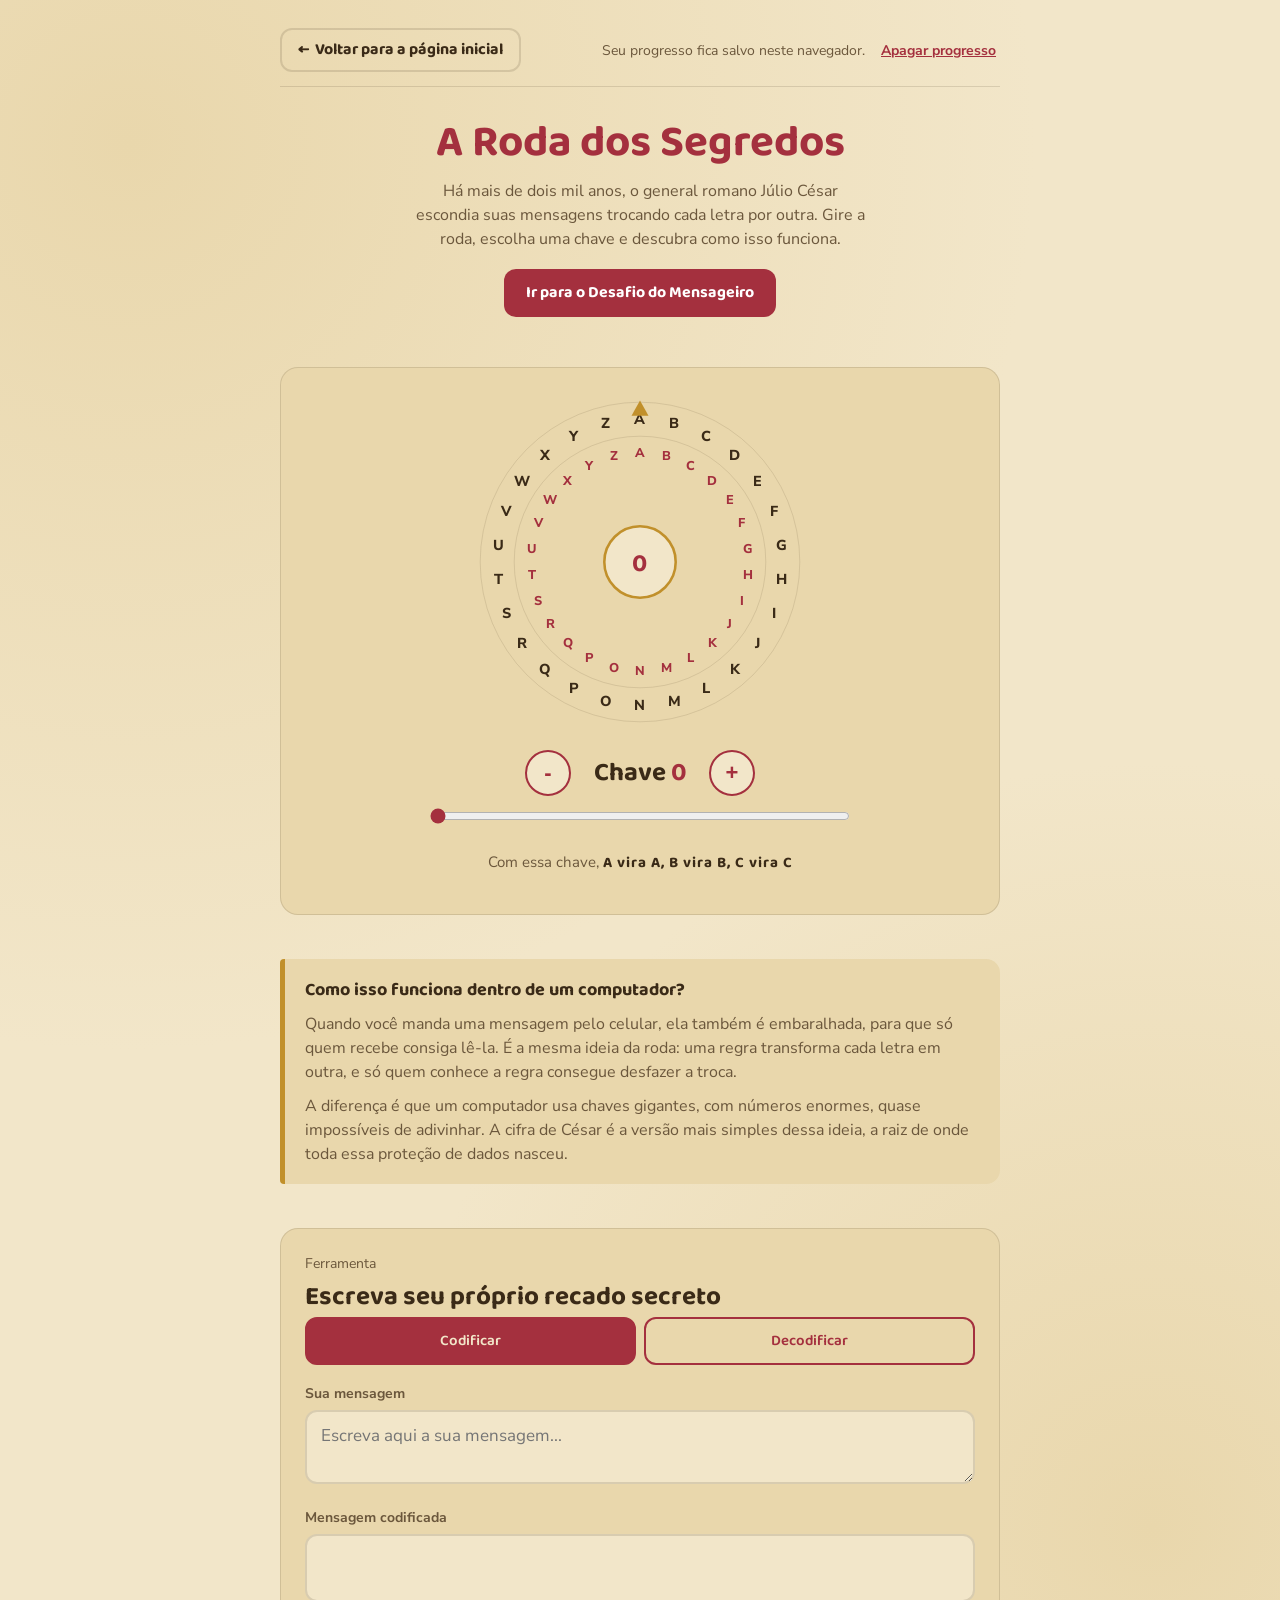
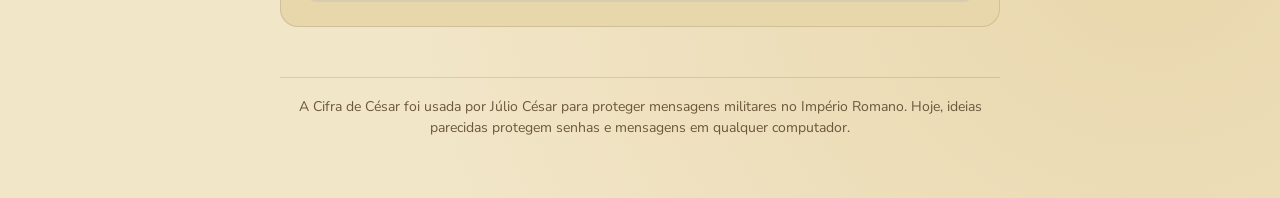
<file: cifra-roda.html>
<!DOCTYPE html>
<html lang="pt-BR">
<head>
<meta charset="UTF-8">
<meta name="viewport" content="width=device-width, initial-scale=1, viewport-fit=cover">
<title>A Roda dos Segredos: Cifra de César</title>
<link rel="preconnect" href="https://fonts.googleapis.com">
<link rel="preconnect" href="https://fonts.gstatic.com" crossorigin>
<link href="https://fonts.googleapis.com/css2?family=Baloo+2:wght@500;600;700;800&family=Nunito+Sans:wght@400;600;700;800&display=swap" rel="stylesheet">
<style>
  :root {
    --parchment: #f2e6c9;
    --parchment-2: #e9d7ac;
    --ink: #3a2a17;
    --ink-soft: #6b573c;
    --seal: #a4303e;
    --seal-dark: #7d2230;
    --gold: #c1902b;
    --gold-light: #e8c15c;
    --moss: #5c7a52;
    --moss-dark: #3f5936;
    --paper-line: rgba(58, 42, 23, 0.14);
    --focus: #2b5fa8;
    color-scheme: light;
  }

  :root:not([data-theme="light"]) {
    @media (prefers-color-scheme: dark) {
      --parchment: #241a10;
      --parchment-2: #2e2214;
      --ink: #f1e2bd;
      --ink-soft: #cbb98f;
      --seal: #e0596a;
      --seal-dark: #c1465a;
      --gold: #e8c15c;
      --gold-light: #f3d685;
      --moss: #8bb27c;
      --moss-dark: #6c9660;
      --paper-line: rgba(241, 226, 189, 0.16);
      --focus: #8fbaf0;
      color-scheme: dark;
    }
  }

  :root[data-theme="dark"] {
    --parchment: #241a10;
    --parchment-2: #2e2214;
    --ink: #f1e2bd;
    --ink-soft: #cbb98f;
    --seal: #e0596a;
    --seal-dark: #c1465a;
    --gold: #e8c15c;
    --gold-light: #f3d685;
    --moss: #8bb27c;
    --moss-dark: #6c9660;
    --paper-line: rgba(241, 226, 189, 0.16);
    --focus: #8fbaf0;
    color-scheme: dark;
  }

  * { box-sizing: border-box; }

  html, body {
    margin: 0;
    padding: 0;
    background: var(--parchment);
    color: var(--ink);
  }

  html { scroll-padding-top: env(safe-area-inset-top, 0px); }

  body {
    font-family: "Nunito Sans", system-ui, sans-serif;
    padding-top: env(safe-area-inset-top, 0px);
    padding-bottom: env(safe-area-inset-bottom, 0px);
    line-height: 1.5;
    background-image:
      radial-gradient(circle at 10% 8%, var(--parchment-2) 0%, transparent 45%),
      radial-gradient(circle at 90% 85%, var(--parchment-2) 0%, transparent 40%);
  }

  h1, h2, h3, .display {
    font-family: "Baloo 2", system-ui, sans-serif;
    font-weight: 700;
    margin: 0;
    color: var(--ink);
  }

  .wrap { max-width: 760px; margin: 0 auto; padding: 28px 20px 60px; }

  header.hero-top { text-align: center; padding: 10px 0 6px; }
  header.hero-top h1 { font-size: clamp(28px, 6vw, 44px); line-height: 1.1; color: var(--seal); }
  header.hero-top p { max-width: 46ch; margin: 12px auto 0; color: var(--ink-soft); font-size: 16px; }

  .nav-link-top {
    display: flex;
    justify-content: center;
    margin-top: 18px;
  }

  section { margin-top: 44px; }

  .panel {
    background: var(--parchment-2);
    border: 1px solid var(--paper-line);
    border-radius: 18px;
    padding: 24px;
  }

  .panel h2 { font-size: clamp(20px, 4vw, 26px); }
  .kicker { display: block; font-size: 14px; color: var(--ink-soft); margin-bottom: 4px; }

  .wheel-shell { display: flex; flex-direction: column; align-items: center; gap: 18px; }
  .wheel-holder { position: relative; width: min(340px, 82vw); }
  svg#wheel { width: 100%; height: auto; display: block; }

  .ring-letter { font-family: "Nunito Sans", sans-serif; font-weight: 800; }
  .ring-letter.outer { fill: var(--ink); font-size: 17px; }
  .ring-letter.inner { fill: var(--seal); font-size: 15px; transition: fill 0.2s ease; }

  .pointer-group { transition: transform 0.45s cubic-bezier(.34,1.4,.64,1); }
  .pointer-tri { fill: var(--gold); }

  .hub { fill: var(--parchment); stroke: var(--gold); stroke-width: 3; }
  .hub-label { font-family: "Baloo 2", sans-serif; font-weight: 700; fill: var(--seal); font-size: 30px; }

  .key-control { width: 100%; max-width: 420px; display: flex; flex-direction: column; align-items: center; gap: 10px; }
  .key-row { display: flex; align-items: center; gap: 14px; width: 100%; justify-content: center; }

  .key-btn {
    width: 46px; height: 46px; border-radius: 50%;
    border: 2px solid var(--seal); background: var(--parchment); color: var(--seal);
    font-size: 22px; font-weight: 800; line-height: 1; cursor: pointer;
    display: flex; align-items: center; justify-content: center; flex: none;
  }
  .key-btn:active { transform: scale(0.94); }

  .key-value { font-family: "Baloo 2", sans-serif; font-size: 26px; font-weight: 700; min-width: 110px; text-align: center; }
  .key-value strong { color: var(--seal); }

  input[type="range"].key-slider { width: 100%; accent-color: var(--seal); }

  .example-line { font-size: 15px; color: var(--ink-soft); text-align: center; }
  .example-line strong { color: var(--ink); font-family: "Baloo 2", sans-serif; letter-spacing: 1px; }

  .callout {
    border-left: 5px solid var(--gold);
    background: var(--parchment-2);
    border-radius: 4px 14px 14px 4px;
    padding: 18px 20px;
  }
  .callout h3 { font-size: 18px; margin-bottom: 8px; }
  .callout p { margin: 0; color: var(--ink-soft); }
  .callout p + p { margin-top: 10px; }

  .mode-toggle { display: flex; gap: 8px; margin-bottom: 18px; }
  .mode-btn {
    flex: 1; padding: 10px 12px; border-radius: 12px; border: 2px solid var(--seal);
    background: transparent; color: var(--seal); font-family: "Baloo 2", sans-serif;
    font-weight: 600; font-size: 15px; cursor: pointer;
  }
  .mode-btn[aria-pressed="true"] { background: var(--seal); color: var(--parchment); }

  label.field-label { display: block; font-size: 14px; font-weight: 700; color: var(--ink-soft); margin-bottom: 6px; }

  textarea, .output-box {
    width: 100%; border-radius: 12px; border: 2px solid var(--paper-line);
    background: var(--parchment); color: var(--ink); font-family: "Nunito Sans", sans-serif;
    font-size: 17px; padding: 12px 14px; resize: vertical; min-height: 68px;
  }
  .output-box {
    font-weight: 800; letter-spacing: 0.5px; color: var(--seal);
    display: flex; align-items: center; word-break: break-word;
  }

  .tool-grid { display: flex; flex-direction: column; gap: 16px; margin-top: 14px; }

  .nav-link {
    display: inline-flex;
    align-items: center;
    gap: 8px;
    background: var(--seal);
    color: #fff;
    text-decoration: none;
    padding: 12px 22px;
    border-radius: 12px;
    font-family: "Baloo 2", sans-serif;
    font-weight: 700;
    font-size: 16px;
  }

  footer { margin-top: 50px; text-align: center; color: var(--ink-soft); font-size: 14px; padding-top: 18px; border-top: 1px solid var(--paper-line); }

  button:focus-visible, input:focus-visible, textarea:focus-visible, a:focus-visible {
    outline: 3px solid var(--focus); outline-offset: 2px;
  }

  @media (max-width: 480px) { .panel { padding: 18px; border-radius: 14px; } section { margin-top: 34px; } }

  /* Barra de navegação do site Robótica */
  .barra-site {
    display: flex; flex-wrap: wrap; align-items: center; justify-content: space-between;
    gap: 10px 16px; margin-bottom: 22px; padding-bottom: 14px;
    border-bottom: 1px solid var(--paper-line);
  }
  .voltar-inicio {
    display: inline-flex; align-items: center; gap: 6px;
    color: var(--ink); text-decoration: none;
    font-family: "Baloo 2", sans-serif; font-weight: 700; font-size: 16px;
    padding: 8px 16px; border-radius: 12px; border: 2px solid var(--paper-line);
  }
  .voltar-inicio:hover { border-color: var(--ink-soft); }
  .progresso-salvo { display: flex; align-items: center; gap: 12px; font-size: 14px; color: var(--ink-soft); }
  .apagar-progresso {
    background: none; border: none; color: var(--seal); text-decoration: underline;
    font: inherit; font-weight: 700; cursor: pointer; padding: 6px 4px; white-space: nowrap;
  }
</style>
</head>
<body>
<div class="wrap">

  <nav class="barra-site" aria-label="Navegação do site">
    <a class="voltar-inicio" href="index.html"><span aria-hidden="true">&#8592;</span> Voltar para a página inicial</a>
    <div class="progresso-salvo">
      <span id="avisoSalvo">Seu progresso fica salvo neste navegador.</span>
      <button class="apagar-progresso" id="apagarProgresso" type="button">Apagar progresso</button>
    </div>
  </nav>

  <header class="hero-top">
    <h1>A Roda dos Segredos</h1>
    <p>Há mais de dois mil anos, o general romano Júlio César escondia suas mensagens trocando cada letra por outra. Gire a roda, escolha uma chave e descubra como isso funciona.</p>
    <div class="nav-link-top">
      <a class="nav-link" id="forwardLink" href="cifra-desafio.html">Ir para o Desafio do Mensageiro</a>
    </div>
  </header>

  <section id="hero-wheel">
    <div class="panel wheel-shell">
      <div class="wheel-holder">
        <svg id="wheel" viewBox="0 0 400 400" role="img" aria-label="Roda da cifra de César">
          <circle cx="200" cy="200" r="188" fill="none" stroke="var(--paper-line)" stroke-width="1"></circle>
          <circle cx="200" cy="200" r="148" fill="none" stroke="var(--paper-line)" stroke-width="1"></circle>
          <g id="outerRing"></g>
          <g id="innerRing"></g>
          <g class="pointer-group" id="pointerGroup">
            <polygon class="pointer-tri" points="200,10 190,28 210,28"></polygon>
          </g>
          <circle class="hub" cx="200" cy="200" r="42"></circle>
          <text class="hub-label" id="hubLabel" x="200" y="211" text-anchor="middle">0</text>
        </svg>
      </div>

      <div class="key-control">
        <div class="key-row">
          <button class="key-btn" id="keyMinus" type="button" aria-label="Diminuir a chave">-</button>
          <div class="key-value">Chave <strong id="keyDisplay">0</strong></div>
          <button class="key-btn" id="keyPlus" type="button" aria-label="Aumentar a chave">+</button>
        </div>
        <input type="range" class="key-slider" id="keySlider" min="0" max="25" value="0" aria-label="Escolher a chave, de 0 a 25">
        <p class="example-line">Com essa chave, <strong id="exampleLine">A vira A</strong></p>
      </div>
    </div>
  </section>

  <section id="explicacao">
    <div class="callout">
      <h3>Como isso funciona dentro de um computador?</h3>
      <p>Quando você manda uma mensagem pelo celular, ela também é embaralhada, para que só quem recebe consiga lê-la. É a mesma ideia da roda: uma regra transforma cada letra em outra, e só quem conhece a regra consegue desfazer a troca.</p>
      <p>A diferença é que um computador usa chaves gigantes, com números enormes, quase impossíveis de adivinhar. A cifra de César é a versão mais simples dessa ideia, a raiz de onde toda essa proteção de dados nasceu.</p>
    </div>
  </section>

  <section id="ferramenta">
    <div class="panel">
      <span class="kicker">Ferramenta</span>
      <h2>Escreva seu próprio recado secreto</h2>

      <div class="mode-toggle" role="group" aria-label="Escolher modo">
        <button class="mode-btn" id="modeEncode" type="button" aria-pressed="true">Codificar</button>
        <button class="mode-btn" id="modeDecode" type="button" aria-pressed="false">Decodificar</button>
      </div>

      <div class="tool-grid">
        <div>
          <label class="field-label" for="toolInput" id="toolInputLabel">Sua mensagem</label>
          <textarea id="toolInput" placeholder="Escreva aqui a sua mensagem..."></textarea>
        </div>
        <div>
          <label class="field-label" id="toolOutputLabel">Resultado</label>
          <div class="output-box" id="toolOutput" aria-live="polite">&nbsp;</div>
        </div>
      </div>
    </div>
  </section>

  <footer>
    A Cifra de César foi usada por Júlio César para proteger mensagens militares no Império Romano. Hoje, ideias parecidas protegem senhas e mensagens em qualquer computador.
  </footer>

</div>

<script>
(function () {
  "use strict";

  /* ---------- Progresso salvo no navegador (localStorage) ---------- */
  var CHAVES = { roda: "roboticacsu:cifra-roda", desafio: "roboticacsu:cifra-desafio" };
  function lerSalvo(chave) {
    try { return JSON.parse(localStorage.getItem(chave)); } catch (e) { return null; }
  }
  function gravar(chave, dados) {
    try { localStorage.setItem(chave, JSON.stringify(dados)); } catch (e) { /* armazenamento indisponível */ }
  }
  document.getElementById("apagarProgresso").addEventListener("click", function () {
    if (!confirm("Apagar todo o progresso da Roda dos Segredos e do Desafio do Mensageiro neste navegador?")) return;
    try { localStorage.removeItem(CHAVES.roda); localStorage.removeItem(CHAVES.desafio); } catch (e) {}
    apagando = true;
    location.reload();
  });
  var apagando = false;

  var ALPHABET = "ABCDEFGHIJKLMNOPQRSTUVWXYZ";
  var N = 26;
  var state = { key: 0, mode: "encode" };

  function stripAccents(str) { return str.normalize("NFD").replace(/[\u0300-\u036f]/g, ""); }

  function shiftChar(ch, k) {
    var idx = ALPHABET.indexOf(ch);
    if (idx === -1) return ch;
    var newIdx = ((idx + k) % N + N) % N;
    return ALPHABET[newIdx];
  }

  function shiftText(text, k) {
    var clean = stripAccents(text).toUpperCase();
    var out = "";
    for (var i = 0; i < clean.length; i++) out += shiftChar(clean[i], k);
    return out;
  }

  var svgNS = "http://www.w3.org/2000/svg";
  var cx = 200, cy = 200, rOuter = 168, rInner = 128;
  var outerRing = document.getElementById("outerRing");
  var innerRing = document.getElementById("innerRing");
  var innerTextEls = [];

  function slotAngleDeg(i) { return (360 / N) * i - 90; }
  function placeAt(r, angleDeg) {
    var rad = angleDeg * Math.PI / 180;
    return { x: cx + r * Math.cos(rad), y: cy + r * Math.sin(rad) };
  }

  function buildRings() {
    for (var i = 0; i < N; i++) {
      var angle = slotAngleDeg(i);

      var pOuter = placeAt(rOuter, angle);
      var tOuter = document.createElementNS(svgNS, "text");
      tOuter.setAttribute("x", pOuter.x);
      tOuter.setAttribute("y", pOuter.y);
      tOuter.setAttribute("text-anchor", "middle");
      tOuter.setAttribute("dominant-baseline", "central");
      tOuter.setAttribute("class", "ring-letter outer");
      tOuter.textContent = ALPHABET[i];
      outerRing.appendChild(tOuter);

      var pInner = placeAt(rInner, angle);
      var tInner = document.createElementNS(svgNS, "text");
      tInner.setAttribute("x", pInner.x);
      tInner.setAttribute("y", pInner.y);
      tInner.setAttribute("text-anchor", "middle");
      tInner.setAttribute("dominant-baseline", "central");
      tInner.setAttribute("class", "ring-letter inner");
      innerRing.appendChild(tInner);
      innerTextEls.push(tInner);
    }
  }

  function updateWheel() {
    for (var i = 0; i < N; i++) innerTextEls[i].textContent = ALPHABET[(i + state.key) % N];
    var pointer = document.getElementById("pointerGroup");
    var deg = (360 / N) * state.key;
    pointer.setAttribute("transform", "rotate(" + deg + " " + cx + " " + cy + ")");
    document.getElementById("hubLabel").textContent = state.key;
  }

  var keyDisplay = document.getElementById("keyDisplay");
  var keySlider = document.getElementById("keySlider");
  var exampleLine = document.getElementById("exampleLine");

  function setKey(k) {
    k = Math.max(0, Math.min(25, k));
    state.key = k;
    keyDisplay.textContent = k;
    keySlider.value = k;
    updateWheel();
    exampleLine.textContent = "A vira " + shiftChar("A", k) + ", B vira " + shiftChar("B", k) + ", C vira " + shiftChar("C", k);
    updateTool();
    salvarRoda();
  }

  function salvarRoda() {
    if (apagando || !toolInput) return;
    gravar(CHAVES.roda, { key: state.key, mode: state.mode, texto: toolInput.value });
  }

  document.getElementById("keyMinus").addEventListener("click", function () { setKey(state.key - 1); });
  document.getElementById("keyPlus").addEventListener("click", function () { setKey(state.key + 1); });
  keySlider.addEventListener("input", function () { setKey(parseInt(keySlider.value, 10)); });

  var toolInput = document.getElementById("toolInput");
  var toolOutput = document.getElementById("toolOutput");
  var modeEncodeBtn = document.getElementById("modeEncode");
  var modeDecodeBtn = document.getElementById("modeDecode");
  var toolInputLabel = document.getElementById("toolInputLabel");
  var toolOutputLabel = document.getElementById("toolOutputLabel");

  function updateTool() {
    var text = toolInput.value;
    if (!text) { toolOutput.innerHTML = "&nbsp;"; return; }
    var k = state.mode === "encode" ? state.key : (N - state.key) % N;
    toolOutput.textContent = shiftText(text, k);
  }

  function setMode(mode) {
    state.mode = mode;
    modeEncodeBtn.setAttribute("aria-pressed", mode === "encode" ? "true" : "false");
    modeDecodeBtn.setAttribute("aria-pressed", mode === "decode" ? "true" : "false");
    if (mode === "encode") {
      toolInputLabel.textContent = "Sua mensagem";
      toolOutputLabel.textContent = "Mensagem codificada";
      toolInput.placeholder = "Escreva aqui a sua mensagem...";
    } else {
      toolInputLabel.textContent = "Mensagem codificada que você recebeu";
      toolOutputLabel.textContent = "Mensagem original";
      toolInput.placeholder = "Cole aqui a mensagem cifrada...";
    }
    updateTool();
    salvarRoda();
  }

  modeEncodeBtn.addEventListener("click", function () { setMode("encode"); });
  modeDecodeBtn.addEventListener("click", function () { setMode("decode"); });
  toolInput.addEventListener("input", function () { updateTool(); salvarRoda(); });

  /* Restaura o que foi salvo na última visita */
  var salvoRoda = lerSalvo(CHAVES.roda) || {};
  buildRings();
  toolInput.value = typeof salvoRoda.texto === "string" ? salvoRoda.texto : "";
  setKey(typeof salvoRoda.key === "number" ? salvoRoda.key : 0);
  setMode(salvoRoda.mode === "decode" ? "decode" : "encode");
})();
</script>
</body>
</html>
</file>
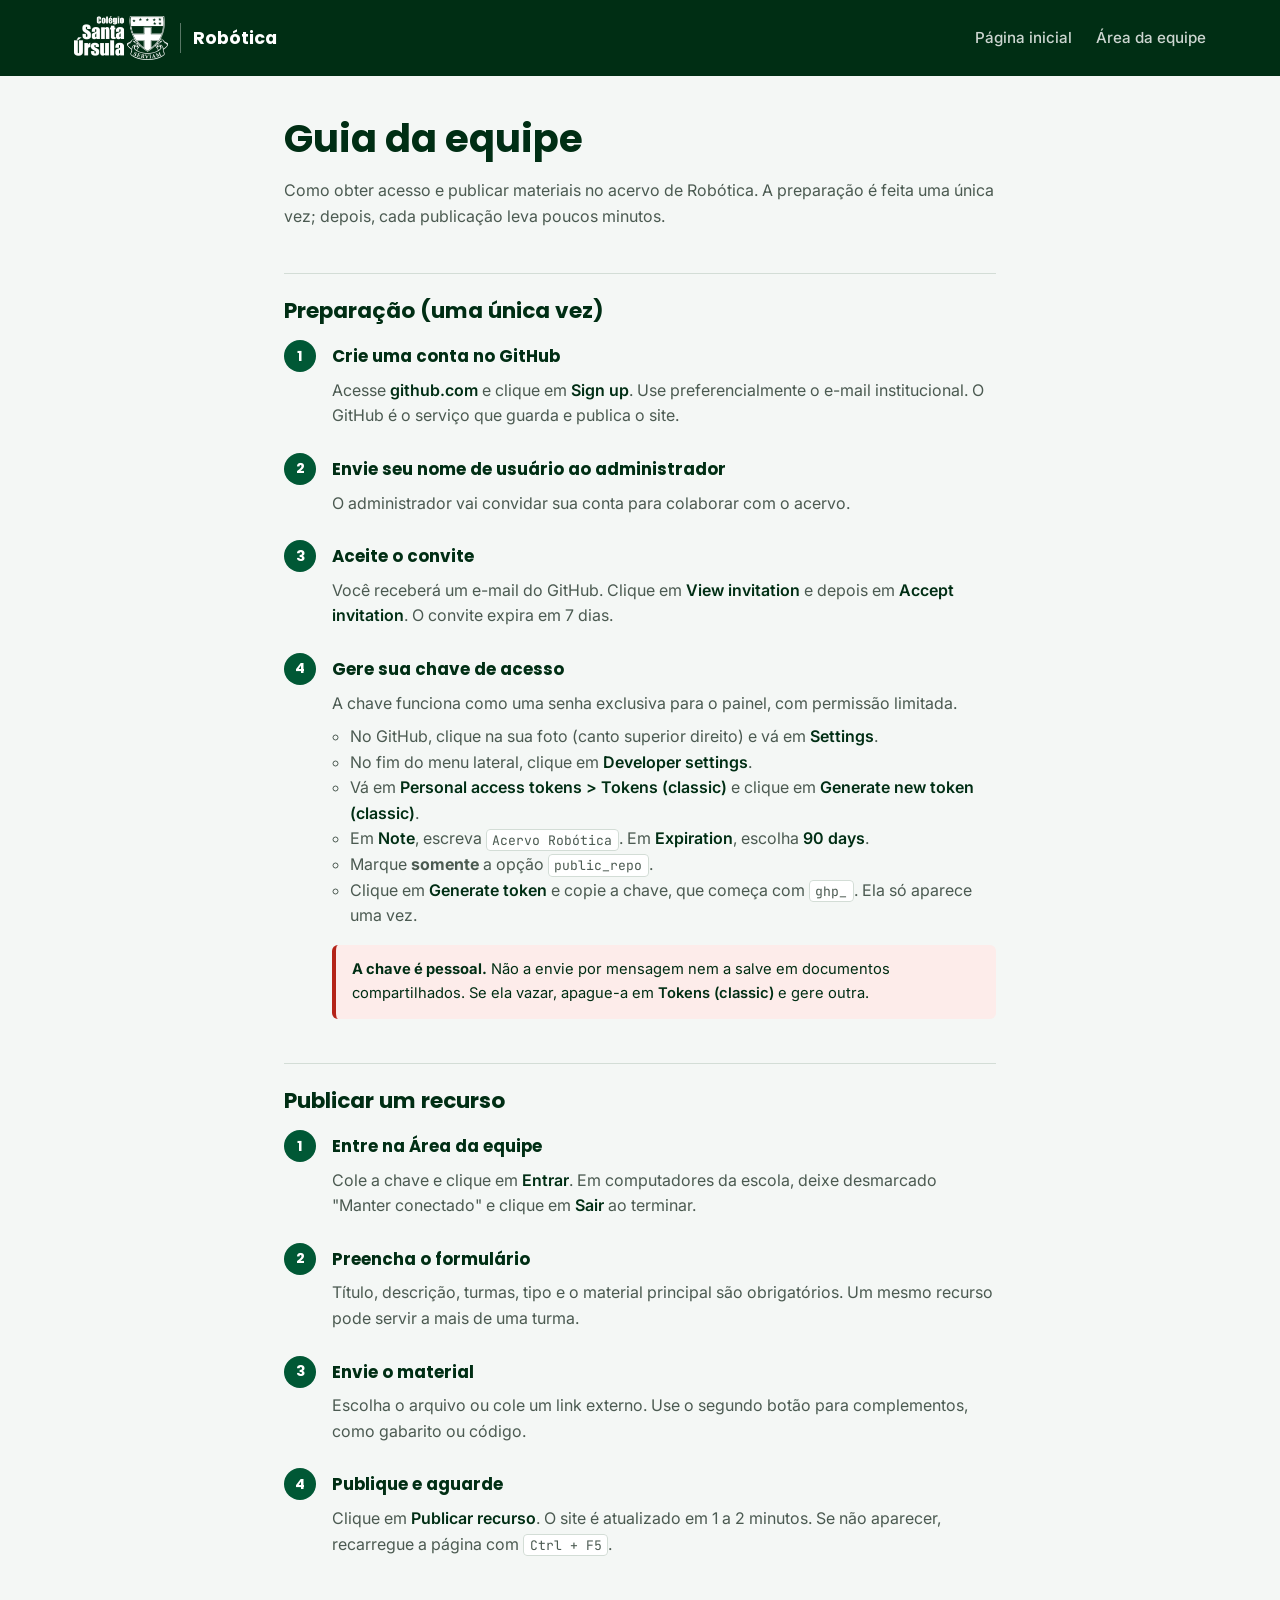
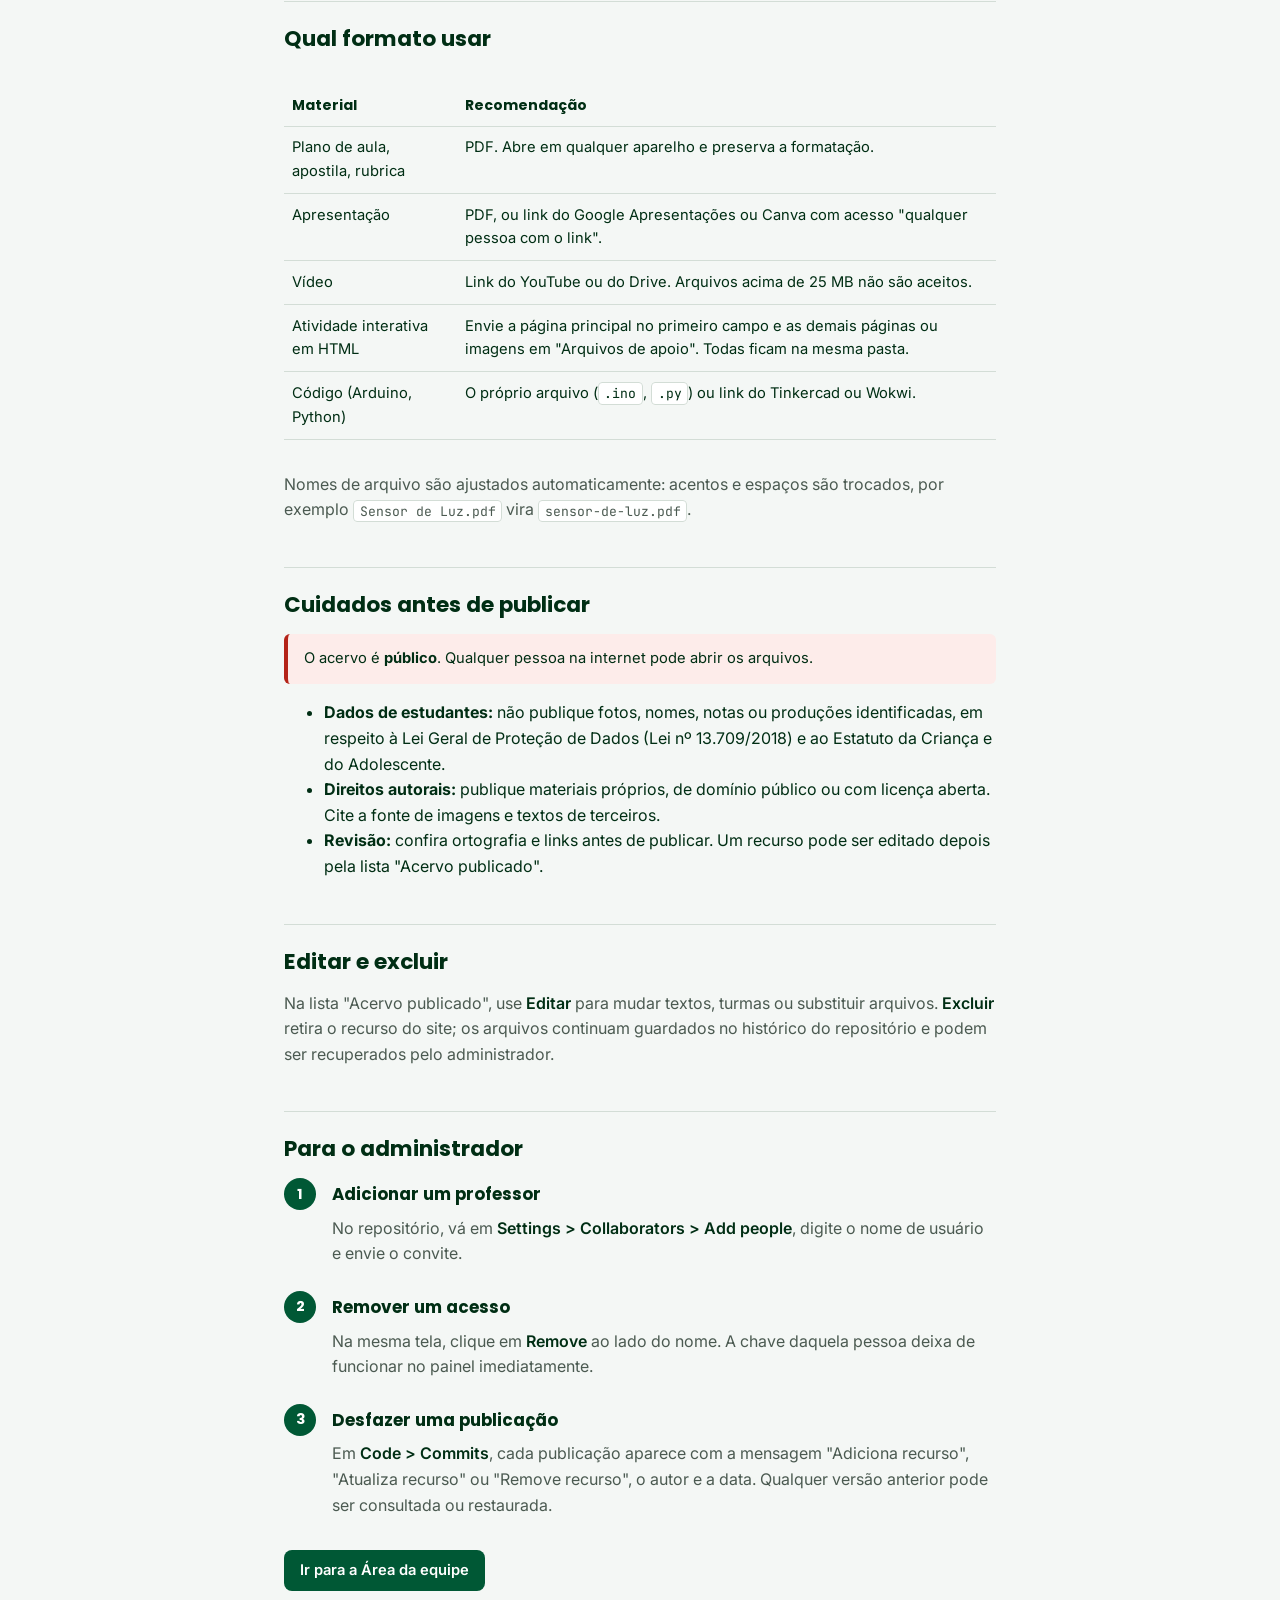
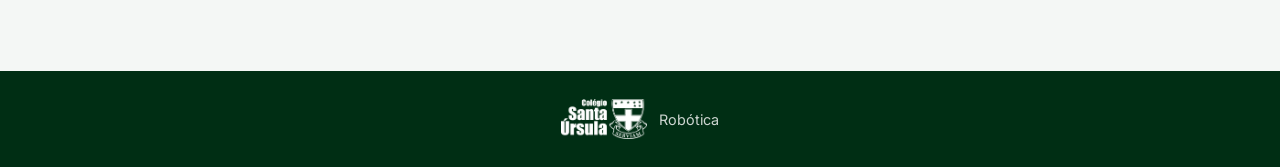
<file: guia-equipe.html>
<!DOCTYPE html>
<html lang="pt-BR">
<head>
  <meta charset="UTF-8">
  <meta name="viewport" content="width=device-width, initial-scale=1">
  <meta name="robots" content="noindex">
  <title>Guia da equipe | Robótica</title>
  <link rel="icon" href="simbolo.svg" type="image/svg+xml">
  <link rel="preconnect" href="https://fonts.googleapis.com">
  <link rel="preconnect" href="https://fonts.gstatic.com" crossorigin>
  <link href="https://fonts.googleapis.com/css2?family=Inter:wght@400;500;600&family=JetBrains+Mono:wght@500&family=Poppins:wght@600;700&display=swap" rel="stylesheet">
  <link rel="stylesheet" href="estilo.css">
  <style>
    .guia { max-width: 760px; margin: 0 auto; padding: 2.5rem 1.5rem 4rem; }
    .guia h1 { font-size: clamp(1.8rem, 4vw, 2.4rem); }
    .guia > p { color: var(--texto-suave); }
    .guia h2 { font-size: 1.35rem; margin: 2.75rem 0 1rem; padding-top: 1.5rem; border-top: 1px solid var(--linha); }
    .guia ol.etapas { list-style: none; counter-reset: etapa; padding: 0; margin: 0; }
    .guia ol.etapas > li { counter-increment: etapa; position: relative; padding-left: 3rem; margin-bottom: 1.5rem; }
    .guia ol.etapas > li::before {
      content: counter(etapa);
      position: absolute; left: 0; top: 0;
      width: 2rem; height: 2rem; border-radius: 50%;
      display: grid; place-items: center;
      background: var(--verde-csu); color: var(--branco);
      font-family: var(--fonte-titulo); font-weight: 700; font-size: .9rem;
    }
    .guia h3 { font-size: 1.05rem; margin-bottom: .35rem; line-height: 2rem; }
    .guia li p, .guia li ul { margin: .25rem 0 .5rem; color: var(--texto-suave); }
    .guia li ul { padding-left: 1.1rem; }
    .caminho { font-weight: 600; color: var(--texto); }
    code { font-family: var(--fonte-codigo); font-size: .82rem; background: var(--superficie); border: 1px solid var(--linha); padding: .1rem .35rem; border-radius: 4px; }
    .nota { background: #E6F2F6; border-left: 4px solid var(--azul); padding: .85rem 1rem; border-radius: 6px; margin: 1rem 0; font-size: .92rem; }
    .nota--alerta { background: #FDECEA; border-color: #B42318; }
    table { width: 100%; border-collapse: collapse; font-size: .92rem; margin: 1rem 0; }
    th, td { text-align: left; padding: .6rem .5rem; border-bottom: 1px solid var(--linha); vertical-align: top; }
    th { font-family: var(--fonte-titulo); font-size: .88rem; }
    .tabela { overflow-x: auto; }
    .ir { margin-top: 2rem; }
  </style>
</head>
<body>

  <header class="topo">
    <div class="topo__conteudo">
      <a class="marca" href="index.html" aria-label="Página inicial">
        <img class="marca__logo" src="logo-csu-branco.png" alt="Colégio Santa Úrsula" width="94" height="44">
        <span class="marca__divisor" aria-hidden="true"></span>
        <span class="marca__texto">Robótica</span>
      </a>
      <nav class="menu" aria-label="Principal">
        <a href="index.html">Página inicial</a>
        <a href="admin.html">Área da equipe</a>
      </nav>
    </div>
  </header>

  <main class="guia">
    <h1>Guia da equipe</h1>
    <p>Como obter acesso e publicar materiais no acervo de Robótica. A preparação é feita uma única vez; depois, cada publicação leva poucos minutos.</p>

    <h2>Preparação (uma única vez)</h2>
    <ol class="etapas">
      <li>
        <h3>Crie uma conta no GitHub</h3>
        <p>Acesse <span class="caminho">github.com</span> e clique em <span class="caminho">Sign up</span>. Use preferencialmente o e-mail institucional. O GitHub é o serviço que guarda e publica o site.</p>
      </li>
      <li>
        <h3>Envie seu nome de usuário ao administrador</h3>
        <p>O administrador vai convidar sua conta para colaborar com o acervo.</p>
      </li>
      <li>
        <h3>Aceite o convite</h3>
        <p>Você receberá um e-mail do GitHub. Clique em <span class="caminho">View invitation</span> e depois em <span class="caminho">Accept invitation</span>. O convite expira em 7 dias.</p>
      </li>
      <li>
        <h3>Gere sua chave de acesso</h3>
        <p>A chave funciona como uma senha exclusiva para o painel, com permissão limitada.</p>
        <ul>
          <li>No GitHub, clique na sua foto (canto superior direito) e vá em <span class="caminho">Settings</span>.</li>
          <li>No fim do menu lateral, clique em <span class="caminho">Developer settings</span>.</li>
          <li>Vá em <span class="caminho">Personal access tokens &gt; Tokens (classic)</span> e clique em <span class="caminho">Generate new token (classic)</span>.</li>
          <li>Em <span class="caminho">Note</span>, escreva <code>Acervo Robótica</code>. Em <span class="caminho">Expiration</span>, escolha <span class="caminho">90 days</span>.</li>
          <li>Marque <strong>somente</strong> a opção <code>public_repo</code>.</li>
          <li>Clique em <span class="caminho">Generate token</span> e copie a chave, que começa com <code>ghp_</code>. Ela só aparece uma vez.</li>
        </ul>
        <div class="nota nota--alerta"><strong>A chave é pessoal.</strong> Não a envie por mensagem nem a salve em documentos compartilhados. Se ela vazar, apague-a em <span class="caminho">Tokens (classic)</span> e gere outra.</div>
      </li>
    </ol>

    <h2>Publicar um recurso</h2>
    <ol class="etapas">
      <li>
        <h3>Entre na Área da equipe</h3>
        <p>Cole a chave e clique em <span class="caminho">Entrar</span>. Em computadores da escola, deixe desmarcado "Manter conectado" e clique em <span class="caminho">Sair</span> ao terminar.</p>
      </li>
      <li>
        <h3>Preencha o formulário</h3>
        <p>Título, descrição, turmas, tipo e o material principal são obrigatórios. Um mesmo recurso pode servir a mais de uma turma.</p>
      </li>
      <li>
        <h3>Envie o material</h3>
        <p>Escolha o arquivo ou cole um link externo. Use o segundo botão para complementos, como gabarito ou código.</p>
      </li>
      <li>
        <h3>Publique e aguarde</h3>
        <p>Clique em <span class="caminho">Publicar recurso</span>. O site é atualizado em 1 a 2 minutos. Se não aparecer, recarregue a página com <code>Ctrl + F5</code>.</p>
      </li>
    </ol>

    <h2>Qual formato usar</h2>
    <div class="tabela">
      <table>
        <thead><tr><th>Material</th><th>Recomendação</th></tr></thead>
        <tbody>
          <tr><td>Plano de aula, apostila, rubrica</td><td>PDF. Abre em qualquer aparelho e preserva a formatação.</td></tr>
          <tr><td>Apresentação</td><td>PDF, ou link do Google Apresentações ou Canva com acesso "qualquer pessoa com o link".</td></tr>
          <tr><td>Vídeo</td><td>Link do YouTube ou do Drive. Arquivos acima de 25 MB não são aceitos.</td></tr>
          <tr><td>Atividade interativa em HTML</td><td>Envie a página principal no primeiro campo e as demais páginas ou imagens em "Arquivos de apoio". Todas ficam na mesma pasta.</td></tr>
          <tr><td>Código (Arduino, Python)</td><td>O próprio arquivo (<code>.ino</code>, <code>.py</code>) ou link do Tinkercad ou Wokwi.</td></tr>
        </tbody>
      </table>
    </div>
    <p>Nomes de arquivo são ajustados automaticamente: acentos e espaços são trocados, por exemplo <code>Sensor de Luz.pdf</code> vira <code>sensor-de-luz.pdf</code>.</p>

    <h2>Cuidados antes de publicar</h2>
    <div class="nota nota--alerta">O acervo é <strong>público</strong>. Qualquer pessoa na internet pode abrir os arquivos.</div>
    <ul>
      <li><strong>Dados de estudantes:</strong> não publique fotos, nomes, notas ou produções identificadas, em respeito à Lei Geral de Proteção de Dados (Lei nº 13.709/2018) e ao Estatuto da Criança e do Adolescente.</li>
      <li><strong>Direitos autorais:</strong> publique materiais próprios, de domínio público ou com licença aberta. Cite a fonte de imagens e textos de terceiros.</li>
      <li><strong>Revisão:</strong> confira ortografia e links antes de publicar. Um recurso pode ser editado depois pela lista "Acervo publicado".</li>
    </ul>

    <h2>Editar e excluir</h2>
    <p>Na lista "Acervo publicado", use <span class="caminho">Editar</span> para mudar textos, turmas ou substituir arquivos. <span class="caminho">Excluir</span> retira o recurso do site; os arquivos continuam guardados no histórico do repositório e podem ser recuperados pelo administrador.</p>

    <h2>Para o administrador</h2>
    <ol class="etapas">
      <li>
        <h3>Adicionar um professor</h3>
        <p>No repositório, vá em <span class="caminho">Settings &gt; Collaborators &gt; Add people</span>, digite o nome de usuário e envie o convite.</p>
      </li>
      <li>
        <h3>Remover um acesso</h3>
        <p>Na mesma tela, clique em <span class="caminho">Remove</span> ao lado do nome. A chave daquela pessoa deixa de funcionar no painel imediatamente.</p>
      </li>
      <li>
        <h3>Desfazer uma publicação</h3>
        <p>Em <span class="caminho">Code &gt; Commits</span>, cada publicação aparece com a mensagem "Adiciona recurso", "Atualiza recurso" ou "Remove recurso", o autor e a data. Qualquer versão anterior pode ser consultada ou restaurada.</p>
      </li>
    </ol>

    <p class="ir"><a class="botao" href="admin.html">Ir para a Área da equipe</a></p>
  </main>

  <footer class="rodape">
    <img class="rodape__logo" src="logo-csu-branco.png" alt="Colégio Santa Úrsula" width="85" height="40">
    <p>Robótica</p>
  </footer>
</body>
</html>
</file>
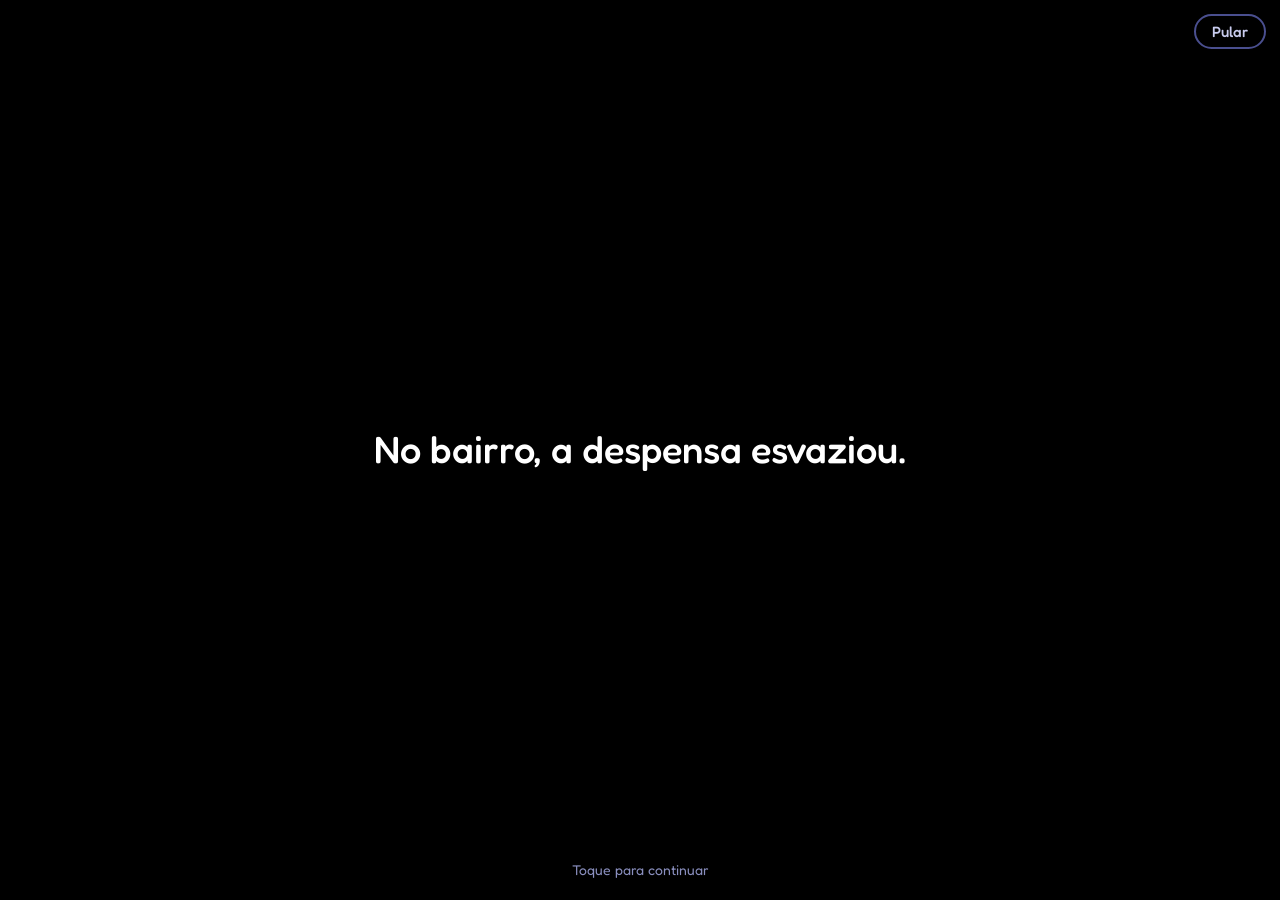
<file: arquivos/cesta-cheia-2026-10-01/cesta-cheia.html>
<!DOCTYPE html>
<html lang="pt-BR">
<head>
<meta charset="utf-8">
<meta name="viewport" content="width=device-width, initial-scale=1, viewport-fit=cover">
<title>Cesta Cheia</title>
<link rel="preconnect" href="https://fonts.googleapis.com">
<link rel="preconnect" href="https://fonts.gstatic.com" crossorigin>
<link href="https://fonts.googleapis.com/css2?family=Fredoka:wght@400;500;600;700&display=swap" rel="stylesheet">
<style>
:root{
  --bg:#EAF6FB; --panel:#FFFFFF; --ink:#23264F; --muted:#5B6090; --line:#C9D6EE;
  --milho:#FFC845; --milho-ink:#3A2A00; --horta:#2E9E6B; --goiaba:#F26B8A; --shadow:rgba(35,38,79,.2);
  box-sizing:border-box;
  padding-top:env(safe-area-inset-top,0px);
  padding-bottom:env(safe-area-inset-bottom,0px);
}
@media (prefers-color-scheme: dark){
  :root:not([data-theme="light"]){
    --bg:#101235; --panel:#1C1F4D; --ink:#F2F3FF; --muted:#A7ADE0; --line:#373C80; --shadow:rgba(0,0,0,.45);
  }
}
:root[data-theme="dark"]{
  --bg:#101235; --panel:#1C1F4D; --ink:#F2F3FF; --muted:#A7ADE0; --line:#373C80; --shadow:rgba(0,0,0,.45);
}
*{box-sizing:border-box}
html{height:100%;scroll-padding-top:env(safe-area-inset-top,0px)}
body{
  height:100%;margin:0;background:var(--bg);color:var(--ink);
  font-family:"Fredoka","Trebuchet MS","Segoe UI Rounded",system-ui,sans-serif;
  overflow:hidden;overscroll-behavior:none;-webkit-tap-highlight-color:transparent;
  -webkit-user-select:none;user-select:none;
}
button{font-family:inherit}
button:focus-visible{outline:3px solid var(--horta);outline-offset:2px}
#app{height:100%;max-width:960px;margin:0 auto;padding:8px 10px 10px;display:flex;flex-direction:column;gap:8px}

#hud{display:flex;justify-content:space-between;align-items:center;gap:8px}
.street{display:flex;flex-direction:column;line-height:1.15;min-width:0}
.street strong{font-size:19px;font-weight:600;white-space:nowrap;overflow:hidden;text-overflow:ellipsis}
.street span{font-size:14px;color:var(--muted)}
.right{display:flex;gap:8px;align-items:center}
.pill{font-variant-numeric:tabular-nums;font-weight:600;font-size:20px;padding:3px 14px;border-radius:999px;background:var(--panel);border:2px solid var(--line);min-width:72px;text-align:center}
.pill.low{background:var(--goiaba);border-color:var(--goiaba);color:#fff}
.icon{width:38px;height:38px;border-radius:50%;border:2px solid var(--line);background:var(--panel);color:var(--ink);display:grid;place-items:center;cursor:pointer;padding:0}
#bar{height:8px;border-radius:99px;background:var(--line);overflow:hidden;flex:none}
#barFill{display:block;height:100%;width:100%;background:var(--horta);border-radius:99px;transform-origin:left center}
#bar.low #barFill{background:var(--goiaba)}

#stage{position:relative;flex:1;min-height:0;border-radius:22px;overflow:hidden;background:#8FD3F2;box-shadow:0 6px 18px var(--shadow)}
#c{display:block;width:100%;height:100%;touch-action:none}
#toast{
  position:absolute;left:50%;top:12px;transform:translate(-50%,-8px);max-width:calc(100% - 24px);
  background:var(--panel);color:var(--ink);padding:8px 14px;border-radius:14px;font-weight:500;font-size:15px;
  line-height:1.3;text-align:center;opacity:0;transition:opacity .2s,transform .2s;pointer-events:none;box-shadow:0 4px 12px var(--shadow)
}
#toast.on{opacity:1;transform:translate(-50%,0)}

#overlay{position:absolute;inset:0;display:none;padding:14px;background:rgba(16,18,53,.55);overflow:auto}
#overlay.show{display:flex}
.card{margin:auto;background:var(--panel);color:var(--ink);border-radius:24px;padding:20px 20px 18px;max-width:420px;width:100%;box-shadow:0 12px 30px rgba(0,0,0,.3)}
.card h1{font-size:28px;line-height:1.1;margin:0 0 8px;font-weight:700}
.card p{margin:0 0 10px;line-height:1.4;font-size:16px}
.card ul{margin:6px 0 0;padding-left:20px;line-height:1.4;font-size:15px}
.card li{margin-bottom:4px}
.card .note{font-size:13px;color:var(--muted)}
.card .tips{background:var(--bg);border-radius:16px;padding:12px 14px;margin:0 0 14px}
.card .tips strong{font-weight:600}
.btn{width:100%;height:52px;border:0;border-radius:16px;background:var(--milho);color:var(--milho-ink);font-size:20px;font-weight:700;cursor:pointer;box-shadow:0 4px 0 #C9982A;margin-top:4px}
.btn:active{transform:translateY(2px);box-shadow:0 2px 0 #C9982A}

#basket{display:flex;align-items:center;gap:10px;background:var(--panel);border-radius:18px;padding:6px 12px;border:2px solid var(--line);flex:none}
#basket .lbl{font-weight:600;font-size:15px;white-space:nowrap}
#slots{display:flex;gap:8px;flex:1;justify-content:flex-end}
.slot{width:42px;height:42px;border-radius:50%;border:2px dashed var(--line);display:grid;place-items:center;font-size:23px;line-height:1}
.slot.full{border-style:solid;border-color:var(--milho);background:rgba(255,200,69,.25)}

#controls{display:flex;justify-content:space-between;align-items:center;gap:12px;flex:none;touch-action:none}
.dpad{display:flex;gap:10px}
.pad{width:76px;height:64px;border-radius:20px;border:0;background:var(--ink);color:var(--bg);display:grid;place-items:center;cursor:pointer;touch-action:none;padding:0}
.pad.down{transform:scale(.94);filter:brightness(1.25)}
#give{
  flex:1;max-width:230px;height:64px;border-radius:20px;border:0;background:var(--milho);color:var(--milho-ink);
  font-size:26px;font-weight:700;display:flex;gap:10px;align-items:center;justify-content:center;cursor:pointer;
  box-shadow:0 4px 0 #C9982A;touch-action:none
}
#give:active{transform:translateY(2px);box-shadow:0 2px 0 #C9982A}
#give.ready{animation:pulse .9s ease-in-out infinite}
@keyframes pulse{50%{transform:scale(1.06)}}
@media (prefers-reduced-motion:reduce){
  #give.ready{animation:none;outline:4px solid var(--horta)}
  #toast{transition:none}
}

#cutscene{
  position:fixed;inset:0;z-index:50;background:#000;color:#fff;display:flex;align-items:center;justify-content:center;
  padding:24px;transition:opacity .7s;cursor:pointer;
}
#cutscene.off{opacity:0;pointer-events:none}
#csText{
  max-width:560px;margin:0;text-align:center;font-size:clamp(24px,6vw,38px);font-weight:500;line-height:1.3;
  opacity:0;transition:opacity .7s;text-wrap:balance;
}
#csText.in{opacity:1}
#csText.big{color:var(--milho);font-size:clamp(30px,8vw,50px);font-weight:700}
#csSkip{
  position:absolute;right:14px;top:calc(env(safe-area-inset-top,0px) + 14px);background:transparent;color:#C9CCEE;
  border:2px solid #4A4F8F;border-radius:999px;padding:6px 16px;font-size:15px;font-weight:500;cursor:pointer
}
#csHint{position:absolute;left:0;right:0;bottom:calc(env(safe-area-inset-bottom,0px) + 22px);text-align:center;font-size:14px;color:#8A8FBF}
@media (prefers-reduced-motion:reduce){ #cutscene,#csText{transition:none} }
</style>
</head>
<body>
<div id="app">
  <header id="hud">
    <div class="street"><strong id="streetName">Rua das Flores</strong><span id="streetCount">0 de 8 casas</span></div>
    <div class="right">
      <div id="timer" class="pill" aria-label="Tempo restante na rua">1:30</div>
      <button id="mute" class="icon" type="button" aria-label="Desligar o som" aria-pressed="false"></button>
    </div>
  </header>
  <div id="bar"><i id="barFill"></i></div>

  <main id="stage">
    <canvas id="c" aria-label="Rua do bairro com casas esperando por comida"></canvas>
    <div id="toast" role="status" aria-live="polite"></div>
    <div id="overlay" class="show"></div>
  </main>

  <section id="basket" aria-label="Sua cesta">
    <span class="lbl">Sua cesta</span>
    <div id="slots"></div>
  </section>

  <nav id="controls" aria-label="Controles">
    <div class="dpad">
      <button id="left" class="pad" type="button" aria-label="Andar para a esquerda">
        <svg width="32" height="32" viewBox="0 0 24 24" fill="none" stroke="currentColor" stroke-width="3.2" stroke-linecap="round" stroke-linejoin="round"><path d="M15 5l-7 7 7 7"/></svg>
      </button>
      <button id="right" class="pad" type="button" aria-label="Andar para a direita">
        <svg width="32" height="32" viewBox="0 0 24 24" fill="none" stroke="currentColor" stroke-width="3.2" stroke-linecap="round" stroke-linejoin="round"><path d="M9 5l7 7-7 7"/></svg>
      </button>
    </div>
    <button id="give" type="button">
      <svg width="28" height="28" viewBox="0 0 24 24" fill="currentColor"><path d="M12 21.35l-1.45-1.32C5.4 15.36 2 12.28 2 8.5 2 5.42 4.42 3 7.5 3c1.74 0 3.41.81 4.5 2.09C13.09 3.81 14.76 3 16.5 3 19.58 3 22 5.42 22 8.5c0 3.78-3.4 6.86-8.55 11.54L12 21.35z"/></svg>
      Doar
    </button>
  </nav>
</div>

<div id="cutscene" role="dialog" aria-label="Abertura do jogo" aria-live="polite">
  <p id="csText"></p>
  <button id="csSkip" type="button">Pular</button>
  <div id="csHint">Toque para continuar</div>
</div>

<script>
(() => {
'use strict';

/* ---------- utilidades ---------- */
const $ = s => document.querySelector(s);
const clamp = (v,a,b) => Math.max(a,Math.min(b,v));
const lerp = (a,b,u) => a+(b-a)*u;
const mix = (a,b,u) => [lerp(a[0],b[0],u),lerp(a[1],b[1],u),lerp(a[2],b[2],u)];
const rgb = c => `rgb(${c[0]|0},${c[1]|0},${c[2]|0})`;
const hash = n => { const x = Math.sin(n*127.1+311.7)*43758.5453; return x-Math.floor(x); };
const pick = a => a[Math.floor(Math.random()*a.length)];
const shuffle = a => { for(let i=a.length-1;i>0;i--){ const j=Math.floor(Math.random()*(i+1)); [a[i],a[j]]=[a[j],a[i]]; } return a; };

/* ---------- dados do jogo ---------- */
const ITEMS = [
  {e:'🍚', n:'arroz'}, {e:'🫘', n:'feijão'}, {e:'🥛', n:'leite'}, {e:'🍝', n:'macarrão'}
];
const TEXT_FONT = '"Fredoka","Trebuchet MS",system-ui,sans-serif';
const EMOJI_FONT = '"Apple Color Emoji","Segoe UI Emoji","Noto Color Emoji",sans-serif';

// 90s + 100s + 110s = 5 minutos no total
const STREETS = [
  {name:'Rua das Flores', houses:8, cap:3, time:90, base:0, types:[0,1,2], two:.15,
   intro:'Manhã cedo. As primeiras casas esperam pelo café da manhã.'},
  {name:'Ladeira do Sol', houses:10, cap:4, time:100, base:90, types:[0,1,2,3], two:.4,
   intro:'O sol está alto e a ladeira é comprida. Sua cesta agora leva 4 itens.'},
  {name:'Travessa da Esperança', houses:12, cap:4, time:110, base:190, types:[0,1,2,3], two:.5, giveBack:true,
   intro:'O dia está acabando. Quem já recebeu ajuda quer ajudar também.'}
];
const WALLS = ['#F4B942','#4FB0C6','#EE6C8A','#9B8CE0','#7BC47F','#F08A4B','#5C8DE0'];
const ROOFS = ['#7A3E2B','#3F4A7A','#8A2F4F','#2F6B4F'];
const ASSOC = ['Creche Alvorada','APAE','Casa das Mangueiras'];
const FAMILIES = ['Família Silva','Família Souza','Família Oliveira','Família Costa','Família Santos','Família Lima',
  'Família Pereira','Família Almeida','Família Ribeiro','Família Rocha','Família Martins','Família Barbosa'];
const THANKS = ['Hoje a mesa vai ter comida!','Você chegou na hora certa.','Isso muda o nosso dia.',
  'Que alívio! Gratidão.','Todo mundo aqui agradece.'];

const PANTRY_X = 150, HOUSE0 = 560, SPACING = 280, SPEED = 210;

/* ---------- estado ---------- */
const canvas = $('#c'), ctx = canvas.getContext('2d');
let W=640, Hl=360, GY=298, scale=1, dpr=1;
let mode='title'; // title | play | celebrate | between | end
let streetIdx=0, st=STREETS[0], houses=[], basket=[], worldLen=3000, camX=0;
let t=0, timeLeft=90, elapsed=0, refillT=.2;
let flying=[], parts=[];
let stats={items:0,houses:0};
const player={x:210,vx:0,face:1,walk:0,loading:false};
const dog={x:150,face:1,t:0,moving:false};
const keys={left:false,right:false};
const clouds = Array.from({length:7},(_,i)=>({x:hash(i)*1400,y:26+hash(i+9)*90,s:.7+hash(i+3)*.8,sp:5+hash(i+5)*8}));

/* ---------- tamanho ---------- */
function resize(){
  const r = canvas.getBoundingClientRect();
  if(!r.width || !r.height) return;
  dpr = Math.min(window.devicePixelRatio||1, 2.5);
  canvas.width = Math.round(r.width*dpr);
  canvas.height = Math.round(r.height*dpr);
  scale = Math.min(r.height/360, r.width/440);
  W = r.width/scale; Hl = r.height/scale; GY = Hl-62;
}
window.addEventListener('resize', resize);
if('ResizeObserver' in window) new ResizeObserver(resize).observe($('#stage'));

/* ---------- som ---------- */
let actx=null, muted=false;
function tone(freq,dur,type='sine',vol=.07,when=0){
  if(muted) return;
  try{
    actx = actx || new (window.AudioContext||window.webkitAudioContext)();
    const o=actx.createOscillator(), g=actx.createGain(), s=actx.currentTime+when;
    o.type=type; o.frequency.value=freq;
    g.gain.setValueAtTime(vol,s); g.gain.exponentialRampToValueAtTime(.0001,s+dur);
    o.connect(g); g.connect(actx.destination); o.start(s); o.stop(s+dur);
  }catch(e){}
}
function sfx(k){
  if(k==='pick') tone(540,.07,'triangle');
  if(k==='give'){ tone(660,.12); tone(880,.16,'sine',.07,.1); }
  if(k==='no') tone(190,.2,'square',.04);
  if(k==='fed'){ [523,659,784,1047].forEach((f,i)=>tone(f,.2,'sine',.07,i*.09)); }
  if(k==='done'){ [523,659,784,1047,1319].forEach((f,i)=>tone(f,.28,'sine',.07,i*.11)); }
}
const ICON_ON = '<svg width="22" height="22" viewBox="0 0 24 24" fill="none" stroke="currentColor" stroke-width="2.4" stroke-linecap="round" stroke-linejoin="round"><path d="M4 9v6h4l5 4V5L8 9H4z" fill="currentColor"/><path d="M16.5 8.5a5 5 0 010 7M19 6a8.5 8.5 0 010 12"/></svg>';
const ICON_OFF = '<svg width="22" height="22" viewBox="0 0 24 24" fill="none" stroke="currentColor" stroke-width="2.4" stroke-linecap="round" stroke-linejoin="round"><path d="M4 9v6h4l5 4V5L8 9H4z" fill="currentColor"/><path d="M16 9l6 6M22 9l-6 6"/></svg>';
$('#mute').innerHTML = ICON_ON;
$('#mute').addEventListener('click',()=>{
  muted=!muted;
  $('#mute').innerHTML = muted?ICON_OFF:ICON_ON;
  $('#mute').setAttribute('aria-pressed',String(muted));
  $('#mute').setAttribute('aria-label',muted?'Ligar o som':'Desligar o som');
});

/* ---------- interface ---------- */
let toastT;
function toast(msg,ms=2400){
  const el=$('#toast'); el.textContent=msg; el.classList.add('on');
  clearTimeout(toastT); toastT=setTimeout(()=>el.classList.remove('on'),ms);
}
function showCard(html,btnText,cb){
  const ov=$('#overlay');
  ov.innerHTML = `<div class="card" role="dialog" aria-live="polite">${html}<button class="btn" id="cardBtn" type="button">${btnText}</button></div>`;
  ov.classList.add('show');
  const b=$('#cardBtn'); b.focus({preventScroll:true});
  b.addEventListener('click',()=>{ ov.classList.remove('show'); b.blur(); cb(); });
}
function renderBasket(){
  let h='';
  for(let i=0;i<st.cap;i++){
    const ty=basket[i];
    h += ty!=null ? `<span class="slot full" title="${ITEMS[ty].n}">${ITEMS[ty].e}</span>` : '<span class="slot"></span>';
  }
  const box=$('#slots'); box.innerHTML=h;
  box.setAttribute('aria-label',`Cesta com ${basket.length} de ${st.cap} itens`);
}
function updateHUD(){
  $('#streetName').textContent = st.name;
  const fed = houses.filter(h=>h.fed).length;
  $('#streetCount').textContent = `${fed} de ${houses.length} casas`;
}
let lastTxt='';
function updateTimer(){
  const s=Math.max(0,Math.ceil(timeLeft));
  const txt=`${Math.floor(s/60)}:${String(s%60).padStart(2,'0')}`;
  const low=s<=15 && mode==='play';
  if(txt!==lastTxt){ $('#timer').textContent=txt; lastTxt=txt; }
  $('#timer').classList.toggle('low',low);
  $('#bar').classList.toggle('low',low);
  $('#barFill').style.transform=`scaleX(${clamp(timeLeft/st.time,0,1)})`;
}

/* ---------- ruas e casas ---------- */
function loadStreet(i){
  streetIdx=i; st=STREETS[i];
  const names=shuffle(ASSOC.concat(shuffle(FAMILIES.slice()).slice(0,Math.max(0,st.houses-ASSOC.length))));
  houses=[];
  for(let k=0;k<st.houses;k++){
    const n = Math.random()<st.two ? 2 : 1;
    const types = shuffle(st.types.slice()).slice(0,n);
    houses.push({
      x:HOUSE0+k*SPACING, name:names[k%names.length],
      needs:types.map(ty=>({type:ty,done:false})),
      fed:false, color:WALLS[(k+i*3)%WALLS.length], roof:ROOFS[(k*2+i)%ROOFS.length],
      seed:Math.random()*6, chimney:Math.random()<.5
    });
  }
  worldLen = HOUSE0+st.houses*SPACING+200;
  player.x=210; player.vx=0; player.face=1; dog.x=170;
  basket=[]; flying=[]; parts=[]; refillT=.2;
  timeLeft=st.time; elapsed=0; camX=0;
  renderBasket(); updateHUD(); updateTimer();
}
const nearPantry = () => Math.abs(player.x-PANTRY_X)<95;
const nearestHouse = () => houses.find(h=>Math.abs(player.x-h.x)<80);
function candidates(){
  const need=[];
  houses.forEach(h=>h.needs.forEach(n=>{ if(!n.done) need.push(n.type); }));
  basket.forEach(ty=>{ const i=need.indexOf(ty); if(i>=0) need.splice(i,1); });
  return need;
}
function guideX(){
  const useful=houses.filter(h=>!h.fed && h.needs.some(n=>!n.done && basket.includes(n.type)));
  const byDist=list=>list.reduce((a,b)=>Math.abs(b.x-player.x)<Math.abs(a.x-player.x)?b:a);
  if(useful.length) return byDist(useful).x;
  if(basket.length<st.cap && candidates().length) return PANTRY_X;
  const un=houses.filter(h=>!h.fed);
  return un.length ? byDist(un).x : null;
}

/* ---------- ações ---------- */
function donate(){
  if(mode!=='play') return;
  const h=nearestHouse();
  if(!h){ toast(nearPantry()?'A cesta enche sozinha. É só esperar um instante.':'Chegue perto de uma porta para doar.'); return; }
  if(h.fed){ toast(`${h.name} já recebeu comida. Siga para a próxima casa!`); return; }
  const given=[];
  h.needs.forEach(n=>{
    if(n.done) return;
    const i=basket.indexOf(n.type);
    if(i>=0){ basket.splice(i,1); n.done=true; given.push(n.type); }
  });
  if(!given.length){
    const miss=h.needs.filter(n=>!n.done).map(n=>`${ITEMS[n.type].e} ${ITEMS[n.type].n}`).join(' e ');
    toast(`${h.name} precisa de ${miss}. Busque no Banco de Alimentos.`,2800);
    sfx('no'); return;
  }
  stats.items+=given.length;
  given.forEach((ty,i)=>flying.push({
    sx:player.x+player.face*18, sy:GY-32, tx:h.x+23, ty:GY-34, e:ITEMS[ty].e, d:i*.22, u:0, dur:.55
  }));
  sfx('give'); renderBasket();
  if(h.needs.every(n=>n.done)){
    h.fed=true; updateHUD();
    setTimeout(()=>{ sfx('fed'); hearts(h.x,GY-140,9); },420);
    toast(`${h.name}: ${pick(THANKS)}`);
    if(st.giveBack && Math.random()<.65 && basket.length<st.cap){
      const c=candidates();
      if(c.length){
        const ty=pick(c); basket.push(ty);
        setTimeout(()=>{ renderBasket(); if(mode==='play') toast(`${h.name} retribuiu com ${ITEMS[ty].e} para outra casa!`,2800); },1500);
      }
    }
    if(houses.every(x=>x.fed)) endStreet(true);
  }else{
    const rest=h.needs.filter(n=>!n.done).map(n=>`${ITEMS[n.type].e} ${ITEMS[n.type].n}`).join(' e ');
    toast(`Faltou ${rest}. Volte com o resto!`,2600);
    updateHUD();
  }
}

function endStreet(complete){
  if(mode!=='play') return;
  mode='celebrate';
  keys.left=keys.right=false;
  const fed=houses.filter(h=>h.fed).length;
  stats.houses+=fed;
  if(complete){ sfx('done'); }
  setTimeout(()=>showBetween(complete,fed),complete?1900:300);
}

function showBetween(complete,fed){
  mode='between';
  const total=houses.length;
  if(streetIdx>=STREETS.length-1){ showEnd(); return; }
  const nxt=STREETS[streetIdx+1];
  const head = complete ? 'Rua completa!' : 'O tempo desta rua acabou';
  const body = complete ? `Todas as ${total} casas receberam comida.` : `${fed} de ${total} casas receberam comida. Cada cesta contou.`;
  showCard(
    `<h1>${head}</h1><p>${body}</p><p><strong>${nxt.name}</strong><br>${nxt.intro}</p>`,
    'Ir para a próxima rua',
    ()=>{ loadStreet(streetIdx+1); mode='play'; toast(`${st.name}: ${st.houses} casas esperam por você.`,2800); }
  );
}

function showEnd(){
  mode='end';
  const totalHouses=STREETS.reduce((a,s)=>a+s.houses,0);
  showCard(
    `<h1>Fim da entrega</h1>
     <p>Você levou <b>${stats.items} alimentos</b> a <b>${stats.houses} de ${totalHouses} casas</b>.</p>
     <p>Uma cesta não muda o mundo, mas pode mudar o dia de uma família. No jogo, o Banco de Alimentos nunca esvazia. Na vida real, ele depende de gente como você.</p>
     <div class="tips"><strong>Doe de verdade</strong>
       <ul>
         <li>Procure um banco de alimentos, igreja, ONG ou campanha do seu bairro.</li>
         <li>Prefira alimentos não perecíveis e confira a validade.</li>
         <li>Sem comida para dar? Tempo de voluntariado e divulgar a campanha também ajudam.</li>
       </ul></div>`,
    'Jogar de novo',
    ()=>{ stats={items:0,houses:0}; loadStreet(0); mode='play'; toast('Fique perto do Banco de Alimentos até a cesta encher.',3200); }
  );
}

function showTitle(){
  mode='title';
  showCard(
    `<h1>Cesta Cheia</h1>
     <p>O bairro acordou com a despensa vazia. Você tem 5 minutos para levar comida de casa em casa.</p>
     <ul>
       <li>Fique perto do Banco de Alimentos para encher a cesta.</li>
       <li>Leve cada item até a casa que pediu e toque em Doar.</li>
       <li>Você passa por 3 ruas, do amanhecer ao pôr do sol.</li>
     </ul>
     <p class="note" style="margin-top:10px">No computador: setas ou A e D para andar, espaço para doar.</p>`,
    'Começar a entrega',
    ()=>{ try{ actx = actx || new (window.AudioContext||window.webkitAudioContext)(); actx.resume&&actx.resume(); }catch(e){}
          mode='play'; toast('Fique perto do Banco de Alimentos até a cesta encher.',3200); }
  );
}

/* ---------- partículas ---------- */
function hearts(x,y,n){
  for(let i=0;i<n;i++) parts.push({k:'heart',x:x+(Math.random()-.5)*50,y:y+(Math.random()-.5)*20,vx:(Math.random()-.5)*30,vy:-30-Math.random()*40,life:1.4,max:1.4,s:6+Math.random()*5});
}
function burst(x,y){
  for(let i=0;i<6;i++){ const a=Math.random()*6.28,s=40+Math.random()*60;
    parts.push({k:'spark',x,y,vx:Math.cos(a)*s,vy:Math.sin(a)*s-20,life:.5,max:.5,s:2+Math.random()*2}); }
}

/* ---------- atualização ---------- */
function update(dt){
  t+=dt;
  if(mode==='play'){
    timeLeft-=dt; elapsed+=dt;
    const dir=(keys.right?1:0)-(keys.left?1:0);
    player.vx += (dir*SPEED-player.vx)*Math.min(1,dt*10);
    player.x = clamp(player.x+player.vx*dt,70,worldLen-70);
    if(dir) player.face=dir;
    if(Math.abs(player.vx)>8) player.walk+=dt*Math.abs(player.vx)/16;

    player.loading=false;
    if(nearPantry() && basket.length<st.cap){
      const c=candidates();
      if(c.length){
        player.loading=true; refillT+=dt;
        if(refillT>=.3){ refillT=0; basket.push(pick(c)); renderBasket(); sfx('pick'); burst(player.x+player.face*18,GY-40); }
      }
    }else refillT=.2;

    if(timeLeft<=0){ timeLeft=0; endStreet(false); }
  }else{
    player.vx*=.8; player.loading=false;
  }
  // cachorro
  const goal=player.x-player.face*52, dd=goal-dog.x;
  dog.moving=Math.abs(dd)>6;
  dog.x+=dd*Math.min(1,dt*2.6);
  if(Math.abs(dd)>10) dog.face=dd>0?1:-1;
  if(dog.moving) dog.t+=dt;
  // itens voando
  for(let i=flying.length-1;i>=0;i--){
    const f=flying[i];
    if(f.d>0){ f.d-=dt; continue; }
    f.u+=dt/f.dur;
    if(f.u>=1){ burst(f.tx,f.ty); flying.splice(i,1); }
  }
  // partículas
  for(let i=parts.length-1;i>=0;i--){
    const p=parts[i]; p.life-=dt;
    if(p.life<=0){ parts.splice(i,1); continue; }
    p.x+=p.vx*dt; p.y+=p.vy*dt;
    if(p.k==='spark') p.vy+=220*dt;
  }
  // câmera
  const target=player.x-W*.42;
  camX += (target-camX)*Math.min(1,dt*6);
  camX = clamp(camX,0,Math.max(0,worldLen-W));
  // botão doar
  const nh=nearestHouse();
  const ready = mode==='play' && nh && !nh.fed && nh.needs.some(n=>!n.done && basket.includes(n.type));
  $('#give').classList.toggle('ready',!!ready);
  updateTimer();
}

/* ---------- desenho ---------- */
function rr(x,y,w,h,r){
  ctx.beginPath(); ctx.moveTo(x+r,y);
  ctx.arcTo(x+w,y,x+w,y+h,r); ctx.arcTo(x+w,y+h,x,y+h,r);
  ctx.arcTo(x,y+h,x,y,r); ctx.arcTo(x,y,x+w,y,r); ctx.closePath();
}
function circle(x,y,r){ ctx.beginPath(); ctx.arc(x,y,r,0,Math.PI*2); ctx.fill(); }
function emoji(e,x,y,size){
  ctx.font=`${size}px ${EMOJI_FONT}`; ctx.textAlign='center'; ctx.textBaseline='middle'; ctx.fillText(e,x,y);
}
function heart(x,y,s,col){
  ctx.fillStyle=col; ctx.beginPath();
  ctx.moveTo(x,y+s*.55);
  ctx.bezierCurveTo(x-s*1.3,y-s*.1,x-s*.7,y-s*1.05,x,y-s*.4);
  ctx.bezierCurveTo(x+s*.7,y-s*1.05,x+s*1.3,y-s*.1,x,y+s*.55);
  ctx.fill();
}
const SKY=[{t:0,a:[143,211,242],b:[255,241,201]},{t:.5,a:[79,176,232],b:[205,238,251]},{t:1,a:[76,74,158],b:[255,170,110]}];
function skyAt(p){
  p=clamp(p,0,1); const i=p<.5?0:1, k0=SKY[i], k1=SKY[i+1], u=(p-k0.t)/(k1.t-k0.t);
  return {a:mix(k0.a,k1.a,u), b:mix(k0.b,k1.b,u)};
}
function hills(par,base,amp,col,seed){
  ctx.fillStyle=col; ctx.beginPath(); ctx.moveTo(0,Hl);
  for(let x=0;x<=W+10;x+=10){
    const wx=x+camX*par;
    const y=base-(Math.sin(wx*.006+seed)+Math.sin(wx*.0151+seed*2.3)*.5)*amp*.5-amp*.5;
    ctx.lineTo(x,y);
  }
  ctx.lineTo(W+10,Hl); ctx.closePath(); ctx.fill();
}

function drawPantry(){
  const x=PANTRY_X,y=GY;
  ctx.fillStyle='#2E9E6B'; rr(x-90,y-96,180,96,6); ctx.fill();
  ctx.fillStyle='#1E6B49'; rr(x-72,y-84,144,52,4); ctx.fill();
  ctx.fillStyle='#8A5A32'; ctx.fillRect(x-72,y-60,144,3); ctx.fillRect(x-72,y-36,144,3);
  for(let i=0;i<5;i++){ emoji(ITEMS[i%ITEMS.length].e,x-56+i*28,y-71,15); emoji(ITEMS[(i+2)%ITEMS.length].e,x-56+i*28,y-47,15); }
  for(let i=0;i<8;i++){
    ctx.fillStyle=i%2?'#FFFFFF':'#F26B8A'; ctx.beginPath();
    ctx.moveTo(x-96+i*24,y-102); ctx.lineTo(x-72+i*24,y-102); ctx.lineTo(x-74+i*24,y-82); ctx.lineTo(x-94+i*24,y-82);
    ctx.closePath(); ctx.fill();
  }
  ctx.fillStyle='#7A4B1F'; ctx.fillRect(x-84,y-22,168,22);
  ctx.fillStyle='#FFC845'; rr(x-80,y-138,160,28,9); ctx.fill();
  ctx.fillStyle='#23264F'; ctx.font=`700 14px ${TEXT_FONT}`; ctx.textAlign='center'; ctx.textBaseline='middle';
  ctx.fillText('Banco de Alimentos',x,y-124);
}

function drawBubble(h,ready){
  const n=h.needs.length, w=22+n*34, hgt=44;
  const bob=Math.sin(t*2.6+h.seed)*3;
  const bottom=GY-132+bob, top=bottom-hgt, cx=h.x;
  ctx.lineWidth=2.5;
  ctx.fillStyle=h.fed?'#DDF5E7':'#FFFFFF'; ctx.strokeStyle=h.fed?'#2E9E6B':'#23264F';
  rr(cx-w/2,top,w,hgt,14); ctx.fill(); ctx.stroke();
  ctx.beginPath(); ctx.moveTo(cx-7,bottom-1); ctx.lineTo(cx,bottom+9); ctx.lineTo(cx+7,bottom-1); ctx.closePath();
  ctx.fillStyle=h.fed?'#DDF5E7':'#FFFFFF'; ctx.fill(); ctx.stroke();
  ctx.fillStyle=h.fed?'#DDF5E7':'#FFFFFF'; ctx.fillRect(cx-6,bottom-4,12,4);
  if(h.fed){ heart(cx,top+hgt/2+2,13,'#F26B8A'); }
  else h.needs.forEach((nd,i)=>{
    const ex=cx-(n-1)*17+i*34, ey=top+hgt/2+1;
    ctx.globalAlpha=nd.done?.3:1; ctx.fillStyle='#000'; emoji(ITEMS[nd.type].e,ex,ey,26); ctx.globalAlpha=1;
    if(nd.done){ ctx.strokeStyle='#2E9E6B'; ctx.lineWidth=4; ctx.lineCap='round'; ctx.beginPath();
      ctx.moveTo(ex-7,ey); ctx.lineTo(ex-1,ey+6); ctx.lineTo(ex+9,ey-7); ctx.stroke(); }
  });
  if(Math.abs(player.x-h.x)<110){
    ctx.font=`600 13px ${TEXT_FONT}`; const tw=ctx.measureText(h.name).width+18;
    ctx.fillStyle='#23264F'; rr(cx-tw/2,top-27,tw,22,11); ctx.fill();
    ctx.fillStyle='#FFFFFF'; ctx.textAlign='center'; ctx.textBaseline='middle'; ctx.fillText(h.name,cx,top-16);
    if(ready){
      const by=top-40+Math.sin(t*8)*3;
      ctx.fillStyle='#FFC845'; ctx.strokeStyle='#23264F'; ctx.lineWidth=2;
      ctx.beginPath(); ctx.moveTo(cx-9,by-8); ctx.lineTo(cx+9,by-8); ctx.lineTo(cx,by+5); ctx.closePath(); ctx.fill(); ctx.stroke();
    }
  }
}

function drawHouse(h,ready){
  const x=h.x,y=GY,w=150,wh=82;
  ctx.fillStyle=h.color; rr(x-w/2,y-wh,w,wh,6); ctx.fill();
  if(h.chimney){ ctx.fillStyle=h.roof; ctx.fillRect(x+34,y-wh-42,16,34); }
  ctx.fillStyle=h.roof; ctx.beginPath();
  ctx.moveTo(x-w/2-10,y-wh); ctx.lineTo(x,y-wh-38); ctx.lineTo(x+w/2+10,y-wh); ctx.closePath(); ctx.fill();
  // janela
  ctx.fillStyle=h.fed?'#FFE79A':'#39406B'; rr(x-54,y-64,34,30,4); ctx.fill();
  if(h.fed){
    ctx.fillStyle='#8D5A3B'; circle(x-43,y-46,5); circle(x-30,y-46,5);
    ctx.fillStyle='#F26B8A'; ctx.fillRect(x-48,y-41,10,7); ctx.fillStyle='#2AA7A0'; ctx.fillRect(x-35,y-41,10,7);
  }
  ctx.strokeStyle='#FFFFFF'; ctx.lineWidth=3; ctx.strokeRect(x-54,y-64,34,30);
  ctx.beginPath(); ctx.moveTo(x-37,y-64); ctx.lineTo(x-37,y-34); ctx.stroke();
  // porta
  ctx.fillStyle='#5B3A29'; rr(x+8,y-50,30,50,4); ctx.fill();
  ctx.fillStyle='#FFC845'; circle(x+32,y-26,2.5);
  ctx.fillStyle='rgba(0,0,0,.12)'; ctx.fillRect(x-w/2,y-4,w,4);
  drawBubble(h,ready);
}

function drawPlayer(){
  const p=player, x=p.x, y=GY+16, f=p.face;
  const moving=Math.abs(p.vx)>8, sw=moving?Math.sin(p.walk):0, bob=moving?-Math.abs(Math.sin(p.walk))*2:0;
  if(p.loading){
    ctx.strokeStyle='#FFC845'; ctx.lineWidth=3; ctx.globalAlpha=.6+.4*Math.sin(t*10);
    ctx.beginPath(); ctx.ellipse(x,y+2,26,8,0,0,Math.PI*2); ctx.stroke(); ctx.globalAlpha=1;
  }
  ctx.save(); ctx.translate(x,y);
  ctx.fillStyle='rgba(0,0,0,.2)'; ctx.beginPath(); ctx.ellipse(0,2,18,5,0,0,Math.PI*2); ctx.fill();
  ctx.scale(f,1); ctx.translate(0,bob);
  ctx.strokeStyle='#2B2F63'; ctx.lineWidth=6; ctx.lineCap='round';
  ctx.beginPath(); ctx.moveTo(-4,-16); ctx.lineTo(-4+sw*9,-1); ctx.moveTo(4,-16); ctx.lineTo(4-sw*9,-1); ctx.stroke();
  ctx.fillStyle='#2AA7A0'; rr(-11,-46,22,32,9); ctx.fill();
  ctx.fillStyle='#8D5A3B'; circle(0,-56,10);
  ctx.fillStyle='#FFC845'; ctx.beginPath(); ctx.arc(0,-58,10.5,Math.PI,0); ctx.fill(); ctx.fillRect(2,-59,13,3.5);
  ctx.fillStyle='#23264F'; circle(5,-55,1.7);
  // braço e cesta
  ctx.strokeStyle='#8D5A3B'; ctx.lineWidth=5; ctx.beginPath(); ctx.moveTo(6,-40); ctx.lineTo(15,-27); ctx.stroke();
  ctx.fillStyle='#B8793A'; ctx.strokeStyle='#7A4B1F'; ctx.lineWidth=2;
  ctx.beginPath(); ctx.moveTo(8,-30); ctx.lineTo(29,-30); ctx.lineTo(25,-13); ctx.lineTo(12,-13); ctx.closePath(); ctx.fill(); ctx.stroke();
  ctx.beginPath(); ctx.moveTo(10,-21); ctx.lineTo(27,-21); ctx.moveTo(19,-30); ctx.lineTo(19,-13); ctx.stroke();
  ctx.beginPath(); ctx.arc(18.5,-30,9,Math.PI,0); ctx.stroke();
  ctx.restore();
  // itens da cesta (sem espelhar)
  const n=basket.length;
  basket.forEach((ty,i)=>{ ctx.fillStyle='#000'; emoji(ITEMS[ty].e, x+f*(18.5+(i-(n-1)/2)*11), y-35-(i%2)*5+bob, 15); });
}

function drawDog(){
  const d=dog, y=GY+19-(d.moving?Math.abs(Math.sin(d.t*12))*1.5:0);
  ctx.save(); ctx.translate(d.x,y); ctx.scale(d.face,1);
  ctx.fillStyle='rgba(0,0,0,.18)'; ctx.beginPath(); ctx.ellipse(0,1,15,4,0,0,Math.PI*2); ctx.fill();
  const lg=d.moving?Math.sin(d.t*14)*4:0;
  ctx.strokeStyle='#B87A35'; ctx.lineWidth=4; ctx.lineCap='round';
  ctx.beginPath(); ctx.moveTo(-8,-8); ctx.lineTo(-8+lg,-1); ctx.moveTo(8,-8); ctx.lineTo(8-lg,-1); ctx.stroke();
  ctx.strokeStyle='#D99A4E'; ctx.lineWidth=5; ctx.beginPath(); ctx.moveTo(-13,-14); ctx.quadraticCurveTo(-21,-22+Math.sin(t*12)*3,-19,-27); ctx.stroke();
  ctx.fillStyle='#D99A4E'; ctx.beginPath(); ctx.ellipse(0,-12,15,8,0,0,Math.PI*2); ctx.fill();
  circle(14,-19,7);
  ctx.fillStyle='#9A5F2A'; ctx.beginPath(); ctx.ellipse(11,-23,3,5,-.4,0,Math.PI*2); ctx.fill();
  ctx.fillStyle='#F3D2A4'; ctx.beginPath(); ctx.ellipse(19,-17,4,3,0,0,Math.PI*2); ctx.fill();
  ctx.fillStyle='#23264F'; circle(22,-18,1.6); circle(15,-21,1.3);
  ctx.restore();
}

function draw(){
  ctx.setTransform(dpr*scale,0,0,dpr*scale,0,0);
  const pr=clamp((st.base+elapsed)/300,0,1);
  const sk=skyAt(pr);
  const g=ctx.createLinearGradient(0,0,0,GY);
  g.addColorStop(0,rgb(sk.a)); g.addColorStop(1,rgb(sk.b));
  ctx.fillStyle=g; ctx.fillRect(0,0,W,Hl);

  // sol
  const sx=W*(.12+.76*pr), sy=lerp(GY-80,70,Math.sin(pr*Math.PI));
  const rg=ctx.createRadialGradient(sx,sy,6,sx,sy,72);
  rg.addColorStop(0,'rgba(255,240,170,.85)'); rg.addColorStop(1,'rgba(255,240,170,0)');
  ctx.fillStyle=rg; circle(sx,sy,72);
  ctx.fillStyle=pr>.75?'#FF9A55':'#FFE27A'; circle(sx,sy,24);

  // nuvens
  ctx.fillStyle='rgba(255,255,255,.85)';
  clouds.forEach(c=>{
    const span=W+300;
    const cx=(((c.x-camX*.15+t*c.sp)%span)+span)%span-150;
    ctx.beginPath(); ctx.ellipse(cx,c.y,34*c.s,12*c.s,0,0,Math.PI*2);
    ctx.ellipse(cx-20*c.s,c.y+4*c.s,22*c.s,9*c.s,0,0,Math.PI*2);
    ctx.ellipse(cx+22*c.s,c.y+3*c.s,24*c.s,9*c.s,0,0,Math.PI*2); ctx.fill();
  });

  hills(.2,GY-46,36,'#93CDB4',1.3);
  hills(.4,GY-16,26,'#6DB98F',4.1);

  // árvores
  const par=.65, i0=Math.floor(camX*par/170)-1, i1=Math.ceil((camX*par+W)/170)+1;
  for(let i=i0;i<=i1;i++){
    const tx=i*170+hash(i)*90-camX*par, th=34+hash(i+4)*26, r=16+hash(i+7)*9;
    ctx.fillStyle='#7A5230'; ctx.fillRect(tx-2.5,GY-th,5,th);
    ctx.fillStyle=hash(i+2)>.5?'#3E9B62':'#2F8A55'; circle(tx,GY-th-r*.6,r);
  }

  // calçada e rua
  ctx.fillStyle='#D5D1DE'; ctx.fillRect(0,GY,W,22);
  ctx.fillStyle='#B9B4C8'; ctx.fillRect(0,GY+20,W,3);
  ctx.fillStyle='#565A7C'; ctx.fillRect(0,GY+23,W,Hl-GY-23);
  ctx.fillStyle='#FFD96B';
  for(let x=-(camX%60);x<W;x+=60) ctx.fillRect(x,GY+23+(Hl-GY-23)/2-2,28,4);

  // camada principal
  ctx.save(); ctx.translate(-camX,0);
  for(let k=0;k<=st.houses;k++){
    const lx=HOUSE0-SPACING/2+k*SPACING;
    if(lx<camX-40||lx>camX+W+40) continue;
    ctx.fillStyle='#3B3F63'; ctx.fillRect(lx-2,GY-70,4,72);
    ctx.fillStyle='#FFE79A'; circle(lx,GY-74,6);
    if(pr>.6){ const lg=ctx.createRadialGradient(lx,GY-74,2,lx,GY-74,34);
      lg.addColorStop(0,'rgba(255,231,154,.7)'); lg.addColorStop(1,'rgba(255,231,154,0)'); ctx.fillStyle=lg; circle(lx,GY-74,34); }
  }
  drawPantry();
  const nh=nearestHouse();
  houses.forEach(h=>{
    if(h.x+110<camX||h.x-110>camX+W) return;
    drawHouse(h, mode==='play' && h===nh && !h.fed && h.needs.some(n=>!n.done && basket.includes(n.type)));
  });
  drawDog(); drawPlayer();
  flying.forEach(f=>{
    if(f.d>0) return;
    const u=clamp(f.u,0,1), fx=lerp(f.sx,f.tx,u), fy=lerp(f.sy,f.ty,u)-Math.sin(u*Math.PI)*60;
    ctx.fillStyle='#000'; emoji(f.e,fx,fy,22);
  });
  parts.forEach(p=>{
    ctx.globalAlpha=clamp(p.life/p.max,0,1);
    if(p.k==='heart') heart(p.x,p.y,p.s,'#F26B8A');
    else { ctx.fillStyle='#FFC845'; circle(p.x,p.y,p.s); }
    ctx.globalAlpha=1;
  });
  ctx.restore();

  // clima de fim de tarde
  if(pr>.55){ ctx.fillStyle=`rgba(255,120,70,${clamp((pr-.55)/.45,0,1)*.14})`; ctx.fillRect(0,0,W,Hl); }

  // seta-guia
  if(mode==='play'){
    const gx=guideX();
    if(gx!=null){
      const sxg=gx-camX;
      if(sxg<24||sxg>W-24){
        const left=sxg<24, ax=left?24:W-24, ay=GY-70, pulse=Math.sin(t*6)*3*(left?-1:1);
        ctx.fillStyle='#FFC845'; ctx.strokeStyle='#23264F'; ctx.lineWidth=2.5; ctx.lineJoin='round';
        ctx.beginPath();
        if(left){ ctx.moveTo(ax+10+pulse,ay-14); ctx.lineTo(ax-10+pulse,ay); ctx.lineTo(ax+10+pulse,ay+14); }
        else { ctx.moveTo(ax-10+pulse,ay-14); ctx.lineTo(ax+10+pulse,ay); ctx.lineTo(ax-10+pulse,ay+14); }
        ctx.closePath(); ctx.fill(); ctx.stroke();
      }
    }
  }
}

/* ---------- entrada ---------- */
function hold(btn,key){
  const on=e=>{ e.preventDefault(); keys[key]=true; btn.classList.add('down'); try{btn.setPointerCapture(e.pointerId);}catch(_){} };
  const off=()=>{ keys[key]=false; btn.classList.remove('down'); };
  btn.addEventListener('pointerdown',on);
  ['pointerup','pointercancel','lostpointercapture'].forEach(ev=>btn.addEventListener(ev,off));
  btn.addEventListener('contextmenu',e=>e.preventDefault());
}
hold($('#left'),'left'); hold($('#right'),'right');
$('#give').addEventListener('pointerdown',e=>{ e.preventDefault(); donate(); });
$('#give').addEventListener('keydown',e=>{ if(e.key==='Enter'||e.key===' '){ e.preventDefault(); } });

window.addEventListener('keydown',e=>{
  const k=e.key;
  if(k==='ArrowLeft'||k==='a'||k==='A'){ keys.left=true; }
  else if(k==='ArrowRight'||k==='d'||k==='D'){ keys.right=true; }
  else if((k===' '||k==='e'||k==='E'||k==='ArrowUp') && mode==='play'){ e.preventDefault(); if(!e.repeat) donate(); }
});
window.addEventListener('keyup',e=>{
  const k=e.key;
  if(k==='ArrowLeft'||k==='a'||k==='A') keys.left=false;
  if(k==='ArrowRight'||k==='d'||k==='D') keys.right=false;
});
window.addEventListener('blur',()=>{ keys.left=keys.right=false; });

/* ---------- cutscene de abertura ---------- */
const SCRIPT = [
  {t:'No bairro, a despensa esvaziou.', ms:3000},
  {t:'A Creche Alvorada, a APAE, a Casa das Mangueiras e muitas famílias esperam por comida.', ms:4800},
  {t:'Muita gente acha que uma cesta não faz diferença.', ms:3400},
  {t:'Mas para quem está do outro lado da porta, faz.', ms:3600},
  {t:'Hoje, só você consegue fazer a diferença.', ms:4200, big:true}
];
let cutActive=false;
function runCutscene(done){
  const box=$('#cutscene'), txt=$('#csText');
  let i=-1, timer=null, busy=false;
  cutActive=true;
  function finish(){
    if(!cutActive) return;
    cutActive=false; clearTimeout(timer);
    box.classList.add('off');
    setTimeout(()=>{ box.style.display='none'; },750);
    done();
  }
  function next(){
    if(!cutActive || busy) return;
    clearTimeout(timer);
    i++;
    if(i>=SCRIPT.length){ finish(); return; }
    busy=true;
    txt.classList.remove('in');
    setTimeout(()=>{
      if(!cutActive) return;
      const l=SCRIPT[i];
      txt.textContent=l.t;
      txt.classList.toggle('big',!!l.big);
      void txt.offsetWidth;
      txt.classList.add('in');
      busy=false;
      timer=setTimeout(next,l.ms);
    }, i===0?200:650);
  }
  box.addEventListener('pointerdown',e=>{ if(e.target.id==='csSkip') return; next(); });
  $('#csSkip').addEventListener('click',e=>{ e.stopPropagation(); finish(); });
  window.addEventListener('keydown',e=>{
    if(!cutActive) return;
    if(e.key==='Enter'||e.key===' '||e.key==='ArrowRight'){ e.preventDefault(); next(); }
    else if(e.key==='Escape') finish();
  });
  next();
}

/* ---------- laço principal ---------- */
let last=performance.now();
function loop(now){
  const dt=Math.min(.05,(now-last)/1000); last=now;
  update(dt); draw();
  requestAnimationFrame(loop);
}

resize();
loadStreet(0);
runCutscene(showTitle);
requestAnimationFrame(loop);
})();
</script>
</body>
</html>
</file>
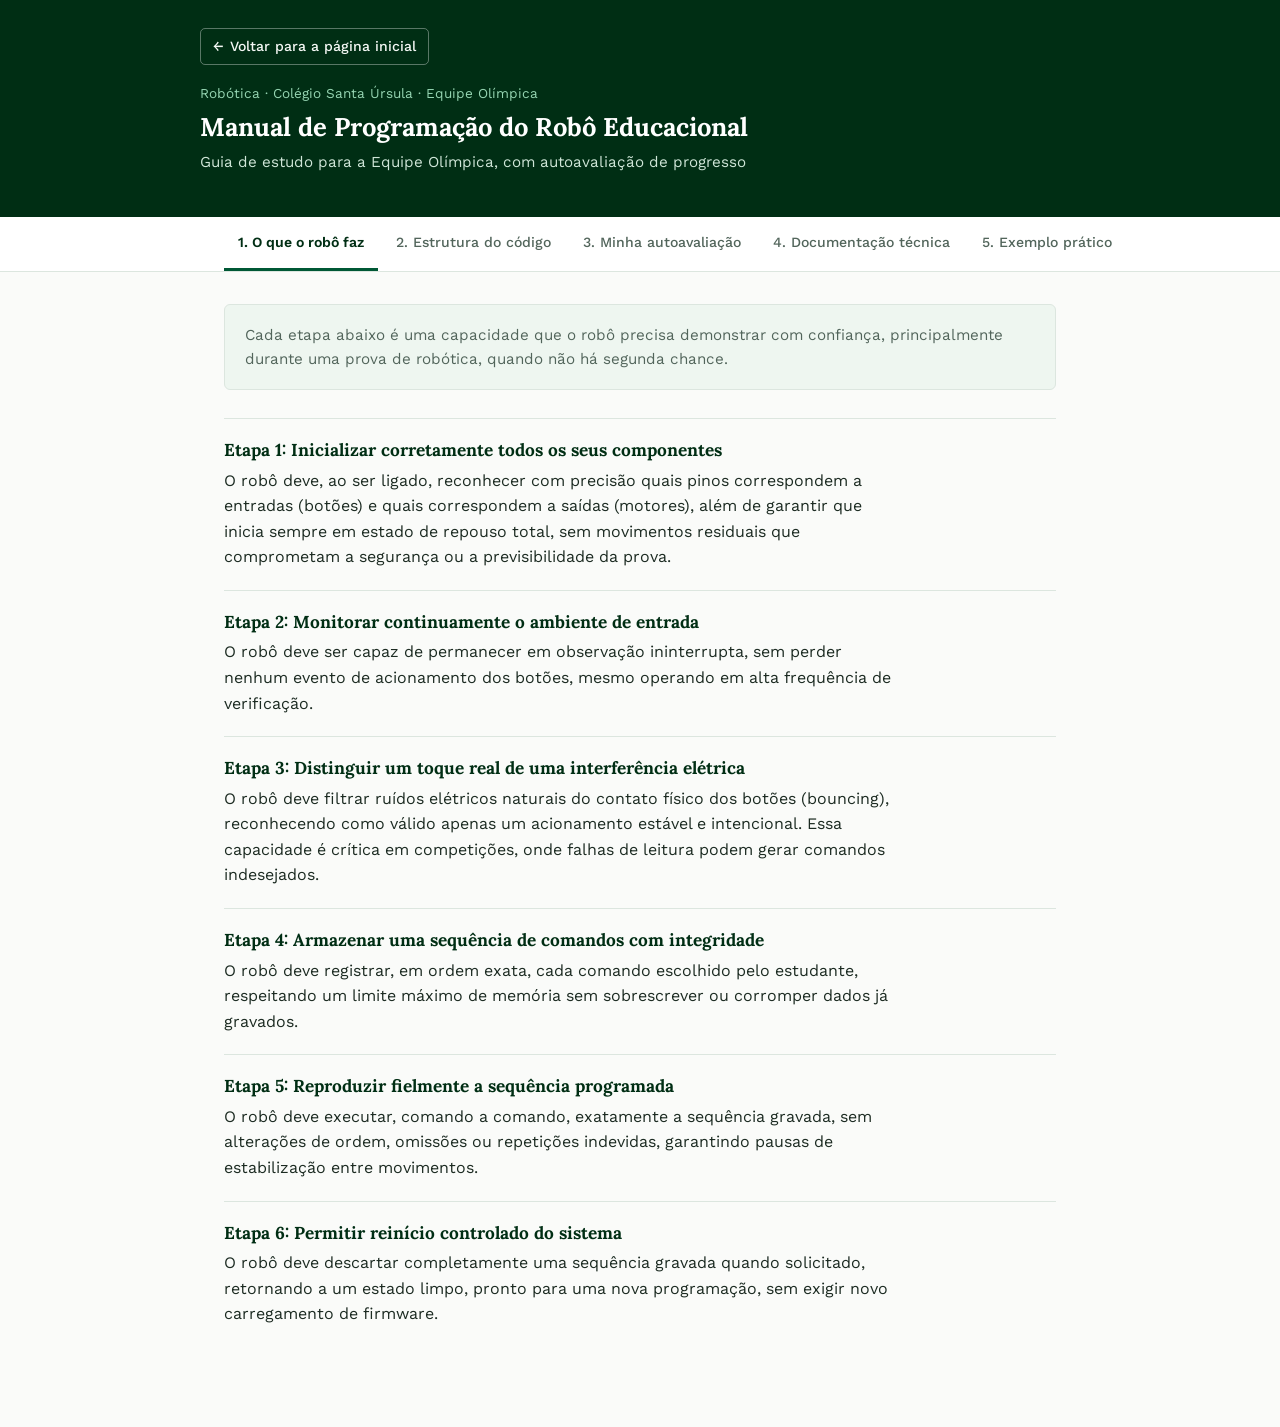
<file: arquivos/manual-de-programacao-do-robo-educacional-2026-09-23/manual-robo-equipe-olimpica.html>
<!DOCTYPE html>
<html lang="pt-BR">
<head>
<meta charset="UTF-8">
<meta name="viewport" content="width=device-width, initial-scale=1">
<title>Manual de Programação | Equipe Olímpica | Robótica</title>
<link rel="preconnect" href="https://fonts.googleapis.com">
<link rel="preconnect" href="https://fonts.gstatic.com" crossorigin>
<link href="https://fonts.googleapis.com/css2?family=Lora:wght@500;600;700&family=Work+Sans:wght@400;500;600&display=swap" rel="stylesheet">


<style>
  :root {
    --verde-escuro: #002e14;
    --verde-medio: #005835;
    --verde-claro: #95D5B2;
    --verde-fundo: #EEF6F0;
    --fundo: #FAFBF9;
    --superficie: #FFFFFF;
    --texto: #1C2B22;
    --texto-suave: #52655B;
    --borda: #DCE6DF;
    --alerta: #9A6A00;
    --alerta-fundo: #FBF1DB;
  }

  * { box-sizing: border-box; }

  body {
    margin: 0;
    background: var(--fundo);
    color: var(--texto);
    font-family: 'Work Sans', sans-serif;
    line-height: 1.6;
    -webkit-font-smoothing: antialiased;
  }

  h1, h2, h3 {
    font-family: 'Lora', serif;
    color: var(--verde-escuro);
    line-height: 1.3;
    margin: 0;
  }

  a { color: var(--verde-medio); }

  header.topo {
    background: var(--verde-escuro);
    color: #F4F8F5;
    padding: 28px 24px;
  }

  header.topo .miolo {
    max-width: 880px;
    margin: 0 auto;
  }

  header.topo .trilha {
    font-size: 0.85rem;
    color: var(--verde-claro);
    margin-bottom: 6px;
  }

  header.topo h1 {
    color: #FFFFFF;
    font-size: 1.6rem;
  }

  header.topo p.subtitulo {
    margin-top: 6px;
    color: #CFE6D8;
    font-size: 0.95rem;
  }

  nav.abas {
    position: sticky;
    top: 0;
    background: var(--superficie);
    border-bottom: 1px solid var(--borda);
    z-index: 10;
    overflow-x: auto;
  }

  nav.abas .miolo {
    max-width: 880px;
    margin: 0 auto;
    display: flex;
    gap: 4px;
    padding: 0 24px;
  }

  nav.abas button {
    all: unset;
    cursor: pointer;
    padding: 14px 14px;
    font-family: 'Work Sans', sans-serif;
    font-size: 0.88rem;
    font-weight: 500;
    color: var(--texto-suave);
    border-bottom: 3px solid transparent;
    white-space: nowrap;
  }

  nav.abas button:hover { color: var(--verde-escuro); }

  nav.abas button.ativa {
    color: var(--verde-escuro);
    border-bottom-color: var(--verde-medio);
    font-weight: 600;
  }

  main {
    max-width: 880px;
    margin: 0 auto;
    padding: 32px 24px 80px;
  }

  section.aba { display: none; }
  section.aba.ativa { display: block; }

  .intro {
    background: var(--verde-fundo);
    border: 1px solid var(--borda);
    border-radius: 6px;
    padding: 18px 20px;
    margin-bottom: 28px;
    color: var(--texto-suave);
    font-size: 0.95rem;
  }

  .etapa, .conceito, .doc-linha {
    border-top: 1px solid var(--borda);
    padding: 20px 0;
  }

  .etapa:first-of-type, .conceito:first-of-type { border-top: none; padding-top: 0; }

  .etapa h3, .conceito h3 {
    font-size: 1.08rem;
    margin-bottom: 6px;
  }

  .etapa p, .conceito p {
    margin: 0;
    max-width: 68ch;
  }

  .destaque {
    background: var(--verde-fundo);
    border-left: 3px solid var(--verde-medio);
    padding: 14px 18px;
    border-radius: 0 6px 6px 0;
    margin-top: 20px;
    font-size: 0.93rem;
    color: var(--verde-escuro);
  }

  table.docs {
    width: 100%;
    border-collapse: collapse;
    font-size: 0.9rem;
  }

  table.docs th {
    text-align: left;
    font-family: 'Lora', serif;
    color: var(--verde-escuro);
    padding: 10px 12px;
    border-bottom: 2px solid var(--verde-medio);
  }

  table.docs td {
    padding: 10px 12px;
    border-bottom: 1px solid var(--borda);
    vertical-align: top;
  }

  table.docs td.nome {
    font-family: monospace;
    color: var(--verde-escuro);
    white-space: nowrap;
  }

  pre.codigo {
    background: #16261D;
    color: #E4F2E8;
    padding: 20px;
    border-radius: 8px;
    overflow-x: auto;
    font-size: 0.85rem;
    line-height: 1.55;
  }

  .obs-campo textarea {
    width: 100%;
    min-height: 90px;
    border: 1px solid var(--borda);
    border-radius: 6px;
    padding: 12px;
    font-family: 'Work Sans', sans-serif;
    font-size: 0.92rem;
    resize: vertical;
  }

  /* Aba de autoavaliação */

  .barra-login {
    display: flex;
    align-items: center;
    justify-content: space-between;
    gap: 12px;
    flex-wrap: wrap;
    background: var(--alerta-fundo);
    border: 1px solid #E8D6A6;
    border-radius: 6px;
    padding: 14px 18px;
    margin-bottom: 28px;
    font-size: 0.9rem;
    color: var(--alerta);
  }

  .barra-login.conectado {
    background: var(--verde-fundo);
    border-color: var(--verde-claro);
    color: var(--verde-escuro);
  }


  #btn-logout {
    all: unset;
    cursor: pointer;
    text-decoration: underline;
    font-size: 0.85rem;
    color: var(--verde-escuro);
  }

  .progresso-geral {
    margin-bottom: 28px;
  }

  .progresso-geral .linha-topo {
    display: flex;
    justify-content: space-between;
    font-size: 0.85rem;
    color: var(--texto-suave);
    margin-bottom: 6px;
  }

  .progresso-geral .trilho {
    height: 10px;
    background: var(--verde-fundo);
    border-radius: 6px;
    overflow: hidden;
  }

  .progresso-geral .preenchido {
    height: 100%;
    background: var(--verde-medio);
    width: 0%;
    transition: width 0.4s ease;
  }

  .bloco-metas {
    margin-bottom: 30px;
  }

  .bloco-metas h3 {
    font-size: 1.05rem;
    margin-bottom: 14px;
  }

  .meta {
    border-top: 1px solid var(--borda);
    padding: 16px 0;
  }

  .meta:first-of-type { border-top: none; }

  .meta p.enunciado {
    margin: 0 0 10px;
    font-size: 0.95rem;
  }

  .status-grupo {
    display: flex;
    gap: 8px;
    flex-wrap: wrap;
  }

  .status-grupo button {
    all: unset;
    cursor: pointer;
    padding: 7px 13px;
    border-radius: 999px;
    font-size: 0.82rem;
    border: 1px solid var(--borda);
    color: var(--texto-suave);
  }

  .status-grupo button:hover { border-color: var(--verde-medio); }

  .status-grupo button.selecionado[data-status="consegui"] {
    background: var(--verde-medio);
    border-color: var(--verde-medio);
    color: #fff;
  }

  .status-grupo button.selecionado[data-status="aprendendo"] {
    background: #F0D48A;
    border-color: #E0BF5F;
    color: #4A3B00;
  }

  .status-grupo button.selecionado[data-status="nao_vi"] {
    background: #EADCD6;
    border-color: #D9C3B9;
    color: #5C3A2A;
  }

  .voltar-inicio {
    display: inline-flex; align-items: center; gap: 6px;
    color: #F4F8F5; text-decoration: none; font-size: 0.88rem; font-weight: 500;
    border: 1px solid rgba(255, 255, 255, .35); border-radius: 5px;
    padding: 6px 12px; margin-bottom: 18px;
  }
  .voltar-inicio:hover { background: rgba(255, 255, 255, .1); }
  .rodape-metas { display: flex; flex-wrap: wrap; justify-content: space-between; align-items: center; gap: 8px; }
  #apagar-progresso {
    background: none; border: none; padding: 4px 0; cursor: pointer;
    font: inherit; font-size: 0.85rem; font-weight: 600;
    color: #8E1B12; text-decoration: underline;
  }

  #status-salvamento {
    font-size: 0.8rem;
    color: var(--texto-suave);
    margin-top: 6px;
    min-height: 1.2em;
  }
</style>
</head>
<body>

<header class="topo">
  <div class="miolo">
    <a class="voltar-inicio" href="index.html"><span aria-hidden="true">&#8592;</span> Voltar para a página inicial</a>
    <div class="trilha">Robótica · Colégio Santa Úrsula · Equipe Olímpica</div>
    <h1>Manual de Programação do Robô Educacional</h1>
    <p class="subtitulo">Guia de estudo para a Equipe Olímpica, com autoavaliação de progresso</p>
  </div>
</header>

<nav class="abas">
  <div class="miolo">
    <button class="ativa" data-aba="etapas">1. O que o robô faz</button>
    <button data-aba="estrutura">2. Estrutura do código</button>
    <button data-aba="metas">3. Minha autoavaliação</button>
    <button data-aba="documentacao">4. Documentação técnica</button>
    <button data-aba="exemplo">5. Exemplo prático</button>
  </div>
</nav>

<main>

  <!-- ABA 1 -->
  <section class="aba ativa" id="aba-etapas">
    <div class="intro">
      Cada etapa abaixo é uma capacidade que o robô precisa demonstrar com confiança,
      principalmente durante uma prova de robótica, quando não há segunda chance.
    </div>

    <div class="etapa">
      <h3>Etapa 1: Inicializar corretamente todos os seus componentes</h3>
      <p>O robô deve, ao ser ligado, reconhecer com precisão quais pinos correspondem a
      entradas (botões) e quais correspondem a saídas (motores), além de garantir que
      inicia sempre em estado de repouso total, sem movimentos residuais que comprometam
      a segurança ou a previsibilidade da prova.</p>
    </div>

    <div class="etapa">
      <h3>Etapa 2: Monitorar continuamente o ambiente de entrada</h3>
      <p>O robô deve ser capaz de permanecer em observação ininterrupta, sem perder nenhum
      evento de acionamento dos botões, mesmo operando em alta frequência de verificação.</p>
    </div>

    <div class="etapa">
      <h3>Etapa 3: Distinguir um toque real de uma interferência elétrica</h3>
      <p>O robô deve filtrar ruídos elétricos naturais do contato físico dos botões
      (bouncing), reconhecendo como válido apenas um acionamento estável e intencional.
      Essa capacidade é crítica em competições, onde falhas de leitura podem gerar
      comandos indesejados.</p>
    </div>

    <div class="etapa">
      <h3>Etapa 4: Armazenar uma sequência de comandos com integridade</h3>
      <p>O robô deve registrar, em ordem exata, cada comando escolhido pelo estudante,
      respeitando um limite máximo de memória sem sobrescrever ou corromper dados já
      gravados.</p>
    </div>

    <div class="etapa">
      <h3>Etapa 5: Reproduzir fielmente a sequência programada</h3>
      <p>O robô deve executar, comando a comando, exatamente a sequência gravada, sem
      alterações de ordem, omissões ou repetições indevidas, garantindo pausas de
      estabilização entre movimentos.</p>
    </div>

    <div class="etapa">
      <h3>Etapa 6: Permitir reinício controlado do sistema</h3>
      <p>O robô deve descartar completamente uma sequência gravada quando solicitado,
      retornando a um estado limpo, pronto para uma nova programação, sem exigir novo
      carregamento de firmware.</p>
    </div>
  </section>

  <!-- ABA 2 -->
  <section class="aba" id="aba-estrutura">
    <div class="intro">
      Nomenclatura técnica da estrutura de um programa em C++ para Arduino, essencial
      para dialogar com documentação e provas teóricas de nível olímpico.
    </div>

    <div class="conceito">
      <h3>Diretivas de pré-processador (#define)</h3>
      <p>Antes da compilação, o pré-processador substitui os nomes simbólicos definidos
      por seus valores numéricos correspondentes. Melhora a legibilidade e evita
      "números mágicos" espalhados pelo programa.</p>
    </div>

    <div class="conceito">
      <h3>Variáveis globais e constantes</h3>
      <p>Declaradas fora de qualquer função, ficam acessíveis a todo o programa. Inclui um
      vetor (array) de tamanho fixo, definido por uma constante, usado como estrutura de
      dados para o armazenamento sequencial dos comandos, e uma variável de índice que
      controla a posição atual de escrita nesse vetor.</p>
    </div>

    <div class="conceito">
      <h3>Função setup()</h3>
      <p>Função especial, executada uma única vez após a energização do microcontrolador.
      É o ponto de entrada de inicialização do programa, análogo a uma rotina de boot em
      sistemas embarcados.</p>
    </div>

    <div class="conceito">
      <h3>Função loop()</h3>
      <p>Função especial de execução cíclica indefinida, chamada repetidamente pelo
      firmware do Arduino após o setup(). Representa o laço principal (main loop)
      característico de sistemas reativos em tempo real.</p>
    </div>

    <div class="conceito">
      <h3>Funções definidas pelo usuário</h3>
      <p>O programa é decomposto em funções especializadas, cada uma com uma única
      responsabilidade (leitura de botão, gravação de comando, execução de sequência,
      controle de cada motor). Esse princípio é a decomposição funcional, ligada ao
      conceito de coesão em Engenharia de Software.</p>
    </div>

    <div class="conceito">
      <h3>Estrutura condicional (if)</h3>
      <p>Utilizada para tomar decisões binárias, como verificar se um botão específico foi
      pressionado antes de executar a ação correspondente.</p>
    </div>

    <div class="conceito">
      <h3>Estrutura de seleção múltipla (switch case)</h3>
      <p>Direciona o fluxo do programa conforme o valor armazenado em cada posição do
      vetor de comandos, sendo mais eficiente e legível do que uma cadeia extensa de
      if / else if nesse contexto.</p>
    </div>

    <div class="conceito">
      <h3>Estrutura de repetição (for)</h3>
      <p>Percorre sistematicamente todo o vetor de comandos gravados, elemento a elemento,
      até o índice final da sequência.</p>
    </div>

    <div class="conceito">
      <h3>Estrutura de repetição condicional (while)</h3>
      <p>Aplicada na rotina de detecção de botão para aguardar, de forma bloqueante, a
      liberação física do botão antes de prosseguir, evitando múltiplos registros de um
      único toque.</p>
    </div>

    <div class="conceito">
      <h3>Retorno de valores booleanos (bool)</h3>
      <p>A função responsável por validar o acionamento de um botão retorna um valor
      lógico (verdadeiro ou falso), permitindo reutilizar essa verificação em múltiplos
      pontos do programa sem duplicação de lógica.</p>
    </div>

    <div class="destaque">
      Essa arquitetura corresponde a uma máquina de estados simplificada (finite state
      machine), conceito frequentemente cobrado em provas teóricas e essencial para
      sistemas embarcados mais complexos.
    </div>
  </section>

  <!-- ABA 3 -->
  <section class="aba" id="aba-metas">

    <div id="barra-login" class="barra-login conectado">
      <span id="texto-login">Seu progresso fica salvo neste navegador. Em computadores compartilhados, use "Apagar progresso" ao terminar.</span>
    </div>

    <div class="progresso-geral">
      <div class="linha-topo">
        <span>Seu progresso</span>
        <span id="progresso-numero">0%</span>
      </div>
      <div class="trilho"><div class="preenchido" id="progresso-preenchido"></div></div>
    </div>

    <div class="intro">
      Cada meta abaixo é uma coisa que você precisa saber fazer ou explicar sobre o robô.
      Vá marcando conforme for aprendendo, e sempre que tiver dúvida, volte nas abas
      anteriores para revisar.
    </div>

    <div class="bloco-metas">
      <h3>Bloco 1: Entendendo como o robô funciona por dentro</h3>

      <div class="meta" data-meta="1_1">
        <p class="enunciado"><strong>Meta 1.1:</strong> Consigo explicar, sem olhar o
        código, o que cada parte do programa faz (as configurações do começo, o que roda
        uma vez, o que roda sem parar, e as receitinhas que o programa usa para cada
        tarefa).</p>
        <div class="status-grupo"></div>
      </div>

      <div class="meta" data-meta="1_2">
        <p class="enunciado"><strong>Meta 1.2:</strong> Consigo explicar por que o robô
        não confia em um clique só e espera confirmar se o botão foi realmente
        apertado.</p>
        <div class="status-grupo"></div>
      </div>

      <div class="meta" data-meta="1_3">
        <p class="enunciado"><strong>Meta 1.3:</strong> Consigo explicar a diferença
        entre "se acontecer isso, faça aquilo", "repita várias vezes" e "escolha entre
        várias opções", e dizer onde cada um é usado no robô.</p>
        <div class="status-grupo"></div>
      </div>
    </div>

    <div class="bloco-metas">
      <h3>Bloco 2: Pensando como um programador</h3>

      <div class="meta" data-meta="2_1">
        <p class="enunciado"><strong>Meta 2.1:</strong> Consigo desenhar ou explicar,
        passo a passo, como o robô guarda na memória cada movimento que o estudante
        escolhe.</p>
        <div class="status-grupo"></div>
      </div>

      <div class="meta" data-meta="2_2">
        <p class="enunciado"><strong>Meta 2.2:</strong> Consigo desenhar ou explicar,
        passo a passo, como o robô pega tudo que foi guardado e executa na ordem
        certa.</p>
        <div class="status-grupo"></div>
      </div>

      <div class="meta" data-meta="2_3">
        <p class="enunciado"><strong>Meta 2.3:</strong> Se o robô fizer algo estranho
        (por exemplo, repetir o último movimento duas vezes), consigo imaginar em qual
        parte do programa pode estar o problema.</p>
        <div class="status-grupo"></div>
      </div>
    </div>

    <div class="bloco-metas">
      <h3>Bloco 3: Colocando a mão na massa</h3>

      <div class="meta" data-meta="3_1">
        <p class="enunciado"><strong>Meta 3.1:</strong> Consigo explicar como os sinais
        enviados aos motores fazem o robô ir para frente, para trás, ou virar para os
        lados.</p>
        <div class="status-grupo"></div>
      </div>

      <div class="meta" data-meta="3_2">
        <p class="enunciado"><strong>Meta 3.2:</strong> Montei o circuito de exemplo
        (com o LED) e testei se ele funciona do jeito esperado.</p>
        <div class="status-grupo"></div>
      </div>

      <div class="meta" data-meta="3_3">
        <p class="enunciado"><strong>Meta 3.3:</strong> Consegui alterar o exemplo do
        LED para fazer algo diferente (por exemplo, dois tipos de piscada) sem quebrar
        o que já funcionava.</p>
        <div class="status-grupo"></div>
      </div>
    </div>

    <div class="bloco-metas">
      <h3>Bloco 4: Preparando ideias para a competição</h3>

      <div class="meta" data-meta="4_1">
        <p class="enunciado"><strong>Meta 4.1:</strong> Tenho uma ideia de algo para
        melhorar no robô (um novo movimento, um som, mais espaço de memória) e sei
        explicar por que essa mudança ajudaria.</p>
        <div class="status-grupo"></div>
      </div>

      <div class="meta" data-meta="4_2">
        <p class="enunciado"><strong>Meta 4.2:</strong> Consigo explicar como
        autonomia, precisão nos movimentos, repetir sem erro e lidar bem com falhas
        (assuntos deste material) aparecem nos critérios de provas como a OBR.</p>
        <div class="status-grupo"></div>
      </div>
    </div>

    <div class="bloco-metas obs-campo">
      <h3>Espaço para anotações</h3>
      <p style="margin-top:0;color:var(--texto-suave);font-size:0.9rem;">Use este espaço
      para escrever dúvidas, dificuldades ou ideias para o robô.</p>
      <textarea id="observacoes" placeholder="Escreva aqui..."></textarea>
    </div>

    <div class="rodape-metas">
      <div id="status-salvamento"></div>
      <button type="button" id="apagar-progresso">Apagar progresso</button>
    </div>
  </section>

  <!-- ABA 4 -->
  <section class="aba" id="aba-documentacao">
    <div class="intro">
      Cada elemento técnico do sistema, explicado com base na documentação oficial da
      linguagem Arduino, referência primária para qualquer competidor de robótica.
    </div>

    <table class="docs">
      <thead>
        <tr><th>Elemento</th><th>O que faz</th><th>Documentação</th></tr>
      </thead>
      <tbody>
        <tr><td class="nome">pinMode()</td><td>Configura um pino digital como entrada ou saída antes de seu uso</td><td><a href="https://docs.arduino.cc/language-reference/en/functions/digital-io/pinmode/" target="_blank" rel="noopener">docs.arduino.cc</a></td></tr>
        <tr><td class="nome">digitalRead()</td><td>Lê o estado lógico (HIGH ou LOW) de um pino digital configurado como entrada</td><td><a href="https://docs.arduino.cc/language-reference/en/functions/digital-io/digitalread/" target="_blank" rel="noopener">docs.arduino.cc</a></td></tr>
        <tr><td class="nome">digitalWrite()</td><td>Define o estado lógico (HIGH ou LOW) de um pino digital configurado como saída</td><td><a href="https://docs.arduino.cc/language-reference/en/functions/digital-io/digitalwrite/" target="_blank" rel="noopener">docs.arduino.cc</a></td></tr>
        <tr><td class="nome">delay()</td><td>Pausa a execução do programa por um período determinado, em milissegundos</td><td><a href="https://docs.arduino.cc/language-reference/en/functions/time/delay/" target="_blank" rel="noopener">docs.arduino.cc</a></td></tr>
        <tr><td class="nome">INPUT_PULLUP</td><td>Ativa o resistor de pull-up interno do microcontrolador, evitando resistores externos nos botões</td><td><a href="https://docs.arduino.cc/language-reference/en/functions/digital-io/pinmode/" target="_blank" rel="noopener">docs.arduino.cc</a></td></tr>
        <tr><td class="nome">Serial.begin()</td><td>Inicializa a comunicação serial entre o Arduino e o computador, definindo a taxa de transmissão</td><td><a href="https://docs.arduino.cc/language-reference/en/functions/communication/serial/begin/" target="_blank" rel="noopener">docs.arduino.cc</a></td></tr>
        <tr><td class="nome">Serial.print()</td><td>Envia dados via porta serial para depuração e monitoramento em tempo real</td><td><a href="https://docs.arduino.cc/language-reference/en/functions/communication/serial/print/" target="_blank" rel="noopener">docs.arduino.cc</a></td></tr>
        <tr><td class="nome">byte</td><td>Tipo de dado que armazena um número inteiro sem sinal de 8 bits (0 a 255)</td><td><a href="https://docs.arduino.cc/language-reference/en/variables/data-types/byte/" target="_blank" rel="noopener">docs.arduino.cc</a></td></tr>
        <tr><td class="nome">bool</td><td>Tipo de dado que armazena apenas verdadeiro (true) ou falso (false)</td><td><a href="https://docs.arduino.cc/language-reference/en/variables/data-types/bool/" target="_blank" rel="noopener">docs.arduino.cc</a></td></tr>
        <tr><td class="nome">const</td><td>Impede a alteração do valor de uma variável após sua definição</td><td><a href="https://docs.arduino.cc/language-reference/en/variables/variable-scope-qualifiers/const/" target="_blank" rel="noopener">docs.arduino.cc</a></td></tr>
        <tr><td class="nome">#define</td><td>Diretiva de pré-processador que cria uma substituição textual simbólica</td><td><a href="https://docs.arduino.cc/language-reference/en/structure/further-syntax/define/" target="_blank" rel="noopener">docs.arduino.cc</a></td></tr>
        <tr><td class="nome">Array</td><td>Armazena múltiplos valores do mesmo tipo em posições sequenciais, acessadas por índice</td><td><a href="https://docs.arduino.cc/language-reference/en/variables/data-types/array/" target="_blank" rel="noopener">docs.arduino.cc</a></td></tr>
        <tr><td class="nome">void</td><td>Indica que uma função não retorna nenhum valor ao término de sua execução</td><td><a href="https://docs.arduino.cc/language-reference/en/structure/further-syntax/void/" target="_blank" rel="noopener">docs.arduino.cc</a></td></tr>
        <tr><td class="nome">for</td><td>Estrutura de repetição controlada por contador</td><td><a href="https://docs.arduino.cc/language-reference/en/structure/control-structure/for/" target="_blank" rel="noopener">docs.arduino.cc</a></td></tr>
        <tr><td class="nome">while</td><td>Estrutura de repetição controlada por condição lógica</td><td><a href="https://docs.arduino.cc/language-reference/en/structure/control-structure/while/" target="_blank" rel="noopener">docs.arduino.cc</a></td></tr>
        <tr><td class="nome">switch case</td><td>Estrutura de seleção múltipla que direciona o fluxo conforme o valor de uma variável</td><td><a href="https://docs.arduino.cc/language-reference/en/structure/control-structure/switchcase/" target="_blank" rel="noopener">docs.arduino.cc</a></td></tr>
      </tbody>
    </table>
  </section>

  <!-- ABA 5 -->
  <section class="aba" id="aba-exemplo">
    <div class="intro">
      Este exemplo não é o robô da Equipe Olímpica, mas um sistema simplificado que
      reproduz a mesma lógica de programação em uma escala menor. A ideia é compreender,
      na prática, os conceitos das abas anteriores antes de enfrentar a complexidade
      total do sistema com motores.
    </div>

    <p>Aqui, em vez de mover um robô, o programa acende um LED. Em vez de quatro botões
    de direção, existe apenas um botão de gravação e um botão de execução. A estrutura
    lógica, porém, é a mesma: ler um evento, armazená-lo em memória, e reproduzi-lo
    posteriormente.</p>

    <h3 style="margin:28px 0 12px;font-size:1.05rem;">Gravador de Piscadas do LED</h3>

    <pre class="codigo"><code>#define BTN_GRAVAR   2
#define BTN_TOCAR    3
#define LED          4

const byte MAX_EVENTOS = 10;
byte sequencia[MAX_EVENTOS];
byte indice = 0;

void setup()
{
    pinMode(BTN_GRAVAR, INPUT_PULLUP);
    pinMode(BTN_TOCAR, INPUT_PULLUP);
    pinMode(LED, OUTPUT);
    digitalWrite(LED, LOW);
    Serial.begin(9600);
}

void loop()
{
    if (botaoPressionado(BTN_GRAVAR))
        gravarEvento();

    if (botaoPressionado(BTN_TOCAR))
        reproduzirSequencia();
}

bool botaoPressionado(byte pino)
{
    if (digitalRead(pino) == LOW)
    {
        delay(25);
        if (digitalRead(pino) == LOW)
        {
            while (digitalRead(pino) == LOW);
            delay(25);
            return true;
        }
    }
    return false;
}

void gravarEvento()
{
    if (indice >= MAX_EVENTOS)
        return;

    sequencia[indice] = 1;
    indice++;
    Serial.println("Evento gravado.");
}

void reproduzirSequencia()
{
    Serial.println("Reproduzindo...");

    for (byte i = 0; i < indice; i++)
    {
        digitalWrite(LED, HIGH);
        delay(300);
        digitalWrite(LED, LOW);
        delay(300);
    }

    Serial.println("Fim da sequência.");
}</code></pre>

    <table class="docs" style="margin-top:28px;">
      <thead><tr><th>Conceito estudado (robô completo)</th><th>Onde aparece neste exemplo</th></tr></thead>
      <tbody>
        <tr><td>Diretivas de pré-processador (#define)</td><td>Definição dos pinos BTN_GRAVAR, BTN_TOCAR e LED</td></tr>
        <tr><td>Variáveis globais e vetor de armazenamento</td><td>sequencia[] e indice, versão reduzida do vetor programa[] do robô</td></tr>
        <tr><td>Função setup()</td><td>Configuração dos pinos e inicialização da comunicação serial</td></tr>
        <tr><td>Função loop()</td><td>Verificação contínua dos dois botões</td></tr>
        <tr><td>Função booleana com antirrepique</td><td>botaoPressionado(), idêntica em lógica à utilizada no robô</td></tr>
        <tr><td>Estrutura for</td><td>Percorre a sequência gravada durante a reprodução, assim como executarPrograma() no robô</td></tr>
      </tbody>
    </table>

    <div class="destaque">
      Sugestão de atividade: modifique este exemplo para gravar dois tipos de evento
      (por exemplo, piscada curta e piscada longa), aproximando ainda mais este
      exercício do sistema do robô, que grava quatro comandos distintos.
    </div>
  </section>

</main>


<script>
// ================== NAVEGAÇÃO ENTRE ABAS ==================
document.querySelectorAll('nav.abas button').forEach(btn => {
  btn.addEventListener('click', () => {
    document.querySelectorAll('nav.abas button').forEach(b => b.classList.remove('ativa'));
    document.querySelectorAll('section.aba').forEach(s => s.classList.remove('ativa'));
    btn.classList.add('ativa');
    document.getElementById('aba-' + btn.dataset.aba).classList.add('ativa');
  });
});

// Progresso salvo no próprio navegador (localStorage)
const CHAVE_LOCAL = 'roboticacsu:manual-olimpico';

// ================== MONTAGEM DOS BOTÕES DE STATUS ==================
const OPCOES = [
  { valor: 'consegui', rotulo: 'Consegui' },
  { valor: 'aprendendo', rotulo: 'Ainda estou aprendendo' },
  { valor: 'nao_vi', rotulo: 'Ainda não vi isso' }
];

const estado = {}; // { "1_1": "consegui", ... }

document.querySelectorAll('.meta').forEach(metaEl => {
  const chave = metaEl.dataset.meta;
  const grupo = metaEl.querySelector('.status-grupo');

  OPCOES.forEach(op => {
    const b = document.createElement('button');
    b.textContent = op.rotulo;
    b.dataset.status = op.valor;
    b.addEventListener('click', () => {
      estado[chave] = op.valor;
      grupo.querySelectorAll('button').forEach(x => x.classList.remove('selecionado'));
      b.classList.add('selecionado');
      atualizarProgresso();
      salvar();
    });
    grupo.appendChild(b);
  });
});

const observacoesEl = document.getElementById('observacoes');
observacoesEl.addEventListener('input', () => salvar());

// ================== PROGRESSO ==================
function atualizarProgresso() {
  const total = document.querySelectorAll('.meta').length;
  let pontos = 0;
  Object.values(estado).forEach(v => {
    if (v === 'consegui') pontos += 1;
    if (v === 'aprendendo') pontos += 0.5;
  });
  const percentual = Math.round((pontos / total) * 100);
  document.getElementById('progresso-preenchido').style.width = percentual + '%';
  document.getElementById('progresso-numero').textContent = percentual + '%';
}

function aplicarDados(dados) {
  if (!dados) return;
  Object.keys(estado).forEach(k => delete estado[k]);
  document.querySelectorAll('.status-grupo button').forEach(b => b.classList.remove('selecionado'));
  Object.entries(dados.metas || {}).forEach(([chave, valor]) => {
    estado[chave] = valor;
    const metaEl = document.querySelector('.meta[data-meta="' + chave + '"]');
    if (!metaEl) return;
    metaEl.querySelectorAll('.status-grupo button').forEach(b => {
      b.classList.toggle('selecionado', b.dataset.status === valor);
    });
  });
  observacoesEl.value = dados.observacoes || '';
  atualizarProgresso();
}

// ================== SALVAMENTO ==================
let temporizador = null;
const statusSalvamento = document.getElementById('status-salvamento');

function salvarLocal() {
  try {
    localStorage.setItem(CHAVE_LOCAL, JSON.stringify({ metas: estado, observacoes: observacoesEl.value }));
    return true;
  } catch (e) { return false; }
}

function salvar() {
  clearTimeout(temporizador);
  temporizador = setTimeout(() => {
    statusSalvamento.textContent = salvarLocal()
      ? 'Progresso salvo neste navegador.'
      : 'Este navegador não permite salvar o progresso.';
  }, 300);
}

// Carrega o que já estava salvo neste navegador
try { aplicarDados(JSON.parse(localStorage.getItem(CHAVE_LOCAL))); } catch (e) {}

// ================== APAGAR PROGRESSO ==================
document.getElementById('apagar-progresso').addEventListener('click', () => {
  if (!confirm('Apagar todas as respostas e anotações da autoavaliação?')) return;
  try { localStorage.removeItem(CHAVE_LOCAL); } catch (e) {}
  aplicarDados({ metas: {}, observacoes: '' });
  statusSalvamento.textContent = 'Progresso apagado.';
});
</script>

</body>
</html>
</file>
<file: estilo.css>
/* =========================================================
   Robótica & Programação | Folha de estilos
   Cores e fontes seguem a identidade visual "Tecno Criativo".
   ========================================================= */

:root {
  /* Identidade visual do Colégio Santa Úrsula */
  --verde-escuro: #002e14;
  --verde-csu: #005835;
  --verde-fundo: #005346;
  --azul: #017799;
  --azul-escuro: #06376b;
  --cinza: #a6a6a6;
  --branco: #FFFFFF;

  /* Tons derivados, usados apenas para fundos, linhas e texto secundário */
  --verde-claro: #E3EFE8;
  --fundo-pagina: #F4F7F5;
  --texto: #002e14;
  --texto-suave: #4B5A51;
  --linha: #D3DDD6;
  --superficie: #FFFFFF;

  /* Tipografia */
  --fonte-titulo: "Poppins", "Segoe UI", system-ui, sans-serif;
  --fonte-texto: "Inter", "Segoe UI", system-ui, sans-serif;
  --fonte-codigo: "JetBrains Mono", Consolas, monospace;

  --largura: 1180px;
  --raio: 14px;
}

*, *::before, *::after { box-sizing: border-box; }

html { scroll-behavior: smooth; }

body {
  margin: 0;
  font-family: var(--fonte-texto);
  font-size: 1rem;
  line-height: 1.6;
  color: var(--texto);
  background: var(--fundo-pagina);
}

img { max-width: 100%; display: block; }
[hidden] { display: none !important; }

h1, h2, h3 {
  font-family: var(--fonte-titulo);
  line-height: 1.2;
  margin: 0;
}

a { color: var(--azul); }

:focus-visible {
  outline: 3px solid var(--azul);
  outline-offset: 3px;
  border-radius: 6px;
}

.visualmente-oculto {
  position: absolute; width: 1px; height: 1px;
  overflow: hidden; clip: rect(0 0 0 0); white-space: nowrap;
}

.pular {
  position: absolute; left: 1rem; top: -3rem;
  background: var(--azul); color: var(--branco);
  padding: .5rem 1rem; border-radius: 8px; font-weight: 600; z-index: 10;
}
.pular:focus { top: 1rem; }

/* ---------- Topo ---------- */
.topo {
  background: var(--verde-escuro);
  color: var(--branco);
}
.topo__conteudo {
  max-width: var(--largura);
  margin: 0 auto;
  padding: 1rem 1.5rem;
  display: flex; align-items: center; justify-content: space-between; gap: 1rem;
}
.marca {
  display: flex; align-items: center; gap: .75rem;
  color: inherit; text-decoration: none;
}
.marca__logo { height: 44px; width: auto; }
.marca__divisor { width: 1px; height: 30px; background: rgba(255, 255, 255, .35); }
.marca__texto { font-family: var(--fonte-titulo); font-weight: 700; font-size: 1.1rem; }
.menu { display: flex; gap: 1.5rem; }
.menu a {
  white-space: nowrap;
  color: rgba(255, 255, 255, .8); text-decoration: none; font-weight: 500; font-size: .95rem;
}
.menu a:hover { color: var(--branco); }

/* ---------- Abertura ---------- */
.abertura {
  position: relative;
  overflow: hidden;
  background: linear-gradient(135deg, var(--verde-csu) 0%, var(--verde-fundo) 100%);
  color: var(--branco);
  padding: 3.5rem 1.5rem 5rem;
}
.abertura__texto {
  position: relative;
  max-width: var(--largura);
  margin: 0 auto;
}
.abertura h1 {
  font-size: clamp(3.2rem, 11vw, 7rem);
  letter-spacing: -.03em;
  line-height: 1;
}
.abertura p {
  color: rgba(255, 255, 255, .88);
  font-family: var(--fonte-titulo);
  font-weight: 600;
  font-size: clamp(1.1rem, 2.4vw, 1.5rem);
  margin: .75rem 0 2.25rem;
}
.abertura__circuito {
  position: absolute;
  right: -40px; top: 50%;
  width: min(560px, 60vw);
  transform: translateY(-50%);
  opacity: .9;
}
.trilha { stroke: rgba(255, 255, 255, .2); }
.trilha--viva {
  stroke: #9FD4B8;
  stroke-dasharray: 8 10;
  animation: corrente 2.4s linear infinite;
}
.no { fill: var(--verde-csu); stroke: rgba(255, 255, 255, .55); stroke-width: 3; }
.no--claro { fill: #9FD4B8; stroke: none; }
.no--branco { fill: var(--branco); stroke: none; }

@keyframes corrente { to { stroke-dashoffset: -36; } }

.busca {
  display: flex; align-items: center; gap: .75rem;
  max-width: 620px;
  background: var(--branco);
  border-radius: 999px;
  padding: .35rem .5rem .35rem 1.1rem;
  box-shadow: 0 0 0 4px rgba(255, 255, 255, .15);
}
.busca svg {
  width: 20px; height: 20px; flex-shrink: 0;
  fill: none; stroke: var(--verde-csu); stroke-width: 2.2; stroke-linecap: round;
}
.busca input {
  flex: 1; border: 0; background: transparent;
  font: inherit; color: var(--texto);
  padding: .7rem 0;
  min-width: 0;
}
.busca input:focus { outline: none; }
.busca:focus-within { box-shadow: 0 0 0 4px rgba(255, 255, 255, .6); }

/* ---------- Recursos ---------- */
.recursos {
  max-width: var(--largura);
  margin: 0 auto;
  padding: 3.5rem 1.5rem;
}
.recursos__cabecalho h2 { font-size: 1.75rem; }
.recursos__cabecalho {
  display: flex; flex-wrap: wrap; align-items: baseline; justify-content: space-between; gap: .5rem 1rem;
}
.ver-todas {
  font: inherit; font-weight: 600; font-size: .95rem;
  background: none; border: 0; padding: .25rem 0;
  color: var(--verde-csu); cursor: pointer;
  text-decoration: underline; text-underline-offset: 3px;
}

/* Dois segmentos lado a lado: 3 turmas + 4 turmas */
.trilhas {
  display: grid;
  grid-template-columns: 3fr 4fr;
  gap: 2rem 3rem;
  margin: 2rem 0 2.5rem;
  padding-bottom: 2rem;
  border-bottom: 1px solid var(--linha);
}
.segmento__nome {
  font-size: .95rem;
  font-weight: 600;
  color: var(--texto-suave);
  padding-bottom: .6rem;
  margin-bottom: 1rem;
  border-bottom: 2px solid var(--verde-escuro);
}

/* Filtro em forma de trilha de circuito: o elemento marcante do site */
.circuito-filtro {
  position: relative;
  display: grid;
  grid-template-columns: repeat(var(--n), minmax(0, 1fr));
  padding: .5rem 0 .25rem;
}
.circuito-filtro::before {
  content: "";
  position: absolute;
  left: calc(100% / (2 * var(--n))); right: calc(100% / (2 * var(--n)));
  top: calc(.5rem + 17px);
  height: 4px;
  background: var(--linha);
  border-radius: 2px;
}
.no-filtro {
  position: relative;
  display: flex; flex-direction: column; align-items: center; gap: .6rem;
  background: none; border: 0; cursor: pointer;
  font: inherit; color: var(--texto-suave);
  padding: 0 .25rem;
}
.no-filtro__ponto {
  width: 38px; height: 38px;
  border-radius: 50%;
  background: var(--superficie);
  border: 4px solid var(--cor, var(--verde-escuro));
  transition: transform .2s ease, background-color .2s ease;
}
.no-filtro__nome {
  font-family: var(--fonte-titulo);
  font-weight: 600;
  font-size: .9rem;
  line-height: 1.25;
  max-width: 11ch;
  color: var(--texto);
  text-align: center;
}
.no-filtro__qtd { font-size: .8rem; }
.no-filtro:hover .no-filtro__ponto { transform: scale(1.08); }
.no-filtro[aria-checked="true"] .no-filtro__ponto {
  background: var(--cor, var(--verde-escuro));
  box-shadow: 0 0 0 6px color-mix(in srgb, var(--cor, var(--verde-escuro)) 22%, transparent);
}

.barra {
  display: flex; flex-wrap: wrap; align-items: center; justify-content: space-between;
  gap: 1rem;
  padding-bottom: 1.25rem;
  border-bottom: 1px solid var(--linha);
}
.tipos { display: flex; flex-wrap: wrap; gap: .5rem; }
.chip {
  font: inherit; font-size: .9rem; font-weight: 500;
  padding: .4rem .9rem;
  border-radius: 999px;
  border: 1.5px solid var(--linha);
  background: var(--superficie);
  color: var(--texto);
  cursor: pointer;
}
.chip:hover { border-color: var(--verde-csu); }
.chip[aria-pressed="true"] {
  background: var(--verde-escuro);
  border-color: var(--verde-escuro);
  color: var(--branco);
}
.ordem { display: flex; align-items: center; gap: .5rem; font-size: .9rem; color: var(--texto-suave); }
.ordem select {
  font: inherit; color: var(--texto);
  padding: .4rem .6rem; border-radius: 8px;
  border: 1.5px solid var(--linha); background: var(--superficie);
}

.contagem { color: var(--texto-suave); font-size: .95rem; margin: 0 0 1.25rem; }

.grade {
  display: grid;
  grid-template-columns: repeat(auto-fill, minmax(290px, 1fr));
  gap: 1.25rem;
}

.recurso {
  display: flex; flex-direction: column;
  background: var(--superficie);
  border: 1px solid var(--linha);
  border-radius: var(--raio);
  padding: 1.35rem 1.35rem 1.25rem;
  border-top: 6px solid var(--cor, var(--verde-csu));
}
.recurso__meta {
  display: flex; flex-wrap: wrap; align-items: center; gap: .5rem;
  font-size: .82rem; color: var(--texto-suave);
  margin-bottom: .75rem;
}
.selo {
  font-weight: 600;
  padding: .15rem .6rem;
  border-radius: 6px;
  background: color-mix(in srgb, var(--cor, var(--verde-csu)) 16%, white);
  color: var(--verde-escuro);
}
.selo--novo { background: var(--azul); color: var(--branco); }
.recurso h3 { font-size: 1.15rem; margin-bottom: .35rem; }
.recurso .recurso__turmas { font-size: .85rem; font-weight: 600; color: var(--verde-escuro); margin-bottom: .6rem; }
.recurso__data { color: var(--texto-suave); margin-top: .9rem; }
.recurso p { margin: 0 0 1rem; color: var(--texto-suave); font-size: .95rem; }
.recurso__detalhes {
  display: grid; grid-template-columns: auto 1fr; gap: .2rem .75rem;
  font-size: .85rem; margin: 0 0 1rem;
}
.recurso__detalhes dt { font-weight: 600; }
.recurso__detalhes dd { margin: 0; color: var(--texto-suave); }
.codigo { font-family: var(--fonte-codigo); font-size: .8rem; }
.etiquetas { display: flex; flex-wrap: wrap; gap: .4rem; margin: 0 0 1.25rem; padding: 0; list-style: none; }
.etiquetas li {
  font-size: .78rem;
  padding: .1rem .5rem;
  border-radius: 4px;
  background: var(--branco);
  border: 1px solid var(--linha);
}
.recurso__acoes { margin-top: auto; display: flex; gap: .5rem; flex-wrap: wrap; }

.botao {
  display: inline-flex; align-items: center; gap: .4rem;
  font: inherit; font-weight: 600; font-size: .92rem;
  padding: .55rem 1rem;
  border-radius: 8px;
  border: 0;
  background: var(--verde-csu);
  color: #fff;
  text-decoration: none;
  cursor: pointer;
}
.botao:hover { background: var(--verde-escuro); }
.botao--secundario {
  background: transparent; color: var(--verde-csu);
  box-shadow: inset 0 0 0 1.5px var(--verde-csu);
}
.botao--secundario:hover { background: var(--verde-claro); }

.vazio {
  text-align: center;
  padding: 3rem 1rem;
  border: 2px dashed var(--linha);
  border-radius: var(--raio);
}
.vazio h3 { font-size: 1.2rem; }
.vazio p { color: var(--texto-suave); }

/* ---------- Rodapé ---------- */
.rodape {
  background: var(--verde-escuro);
  color: rgba(255, 255, 255, .8);
  display: flex; align-items: center; justify-content: center; gap: .75rem;
  padding: 1.75rem 1.5rem;
  font-size: .9rem;
  text-align: center;
}
.rodape p { margin: 0; }
.rodape__equipe { color: rgba(255, 255, 255, .8); margin-left: .75rem; font-size: .85rem; }
.rodape__equipe:hover { color: var(--branco); }
.rodape__logo { height: 40px; width: auto; }

/* ---------- Responsivo e acessibilidade ---------- */
@media (max-width: 760px) {
  .abertura__circuito { opacity: .25; right: -160px; }
  .menu { gap: 1rem; }
  .marca__texto { font-size: 1rem; }
  .marca__logo { height: 36px; }
  .marca__divisor { height: 24px; }
  .rodape { flex-direction: column; }
  .trilhas { grid-template-columns: 1fr; }
  .no-filtro__nome { font-size: .78rem; }
  .circuito-filtro { column-gap: .35rem; }
  .no-filtro { padding: 0; }
}

@media (max-width: 420px) {
  .no-filtro__nome { font-size: .72rem; }
}

@media (prefers-reduced-motion: reduce) {
  html { scroll-behavior: auto; }
  .trilha--viva { animation: none; }
  .no-filtro__ponto { transition: none; }
}
</file>
